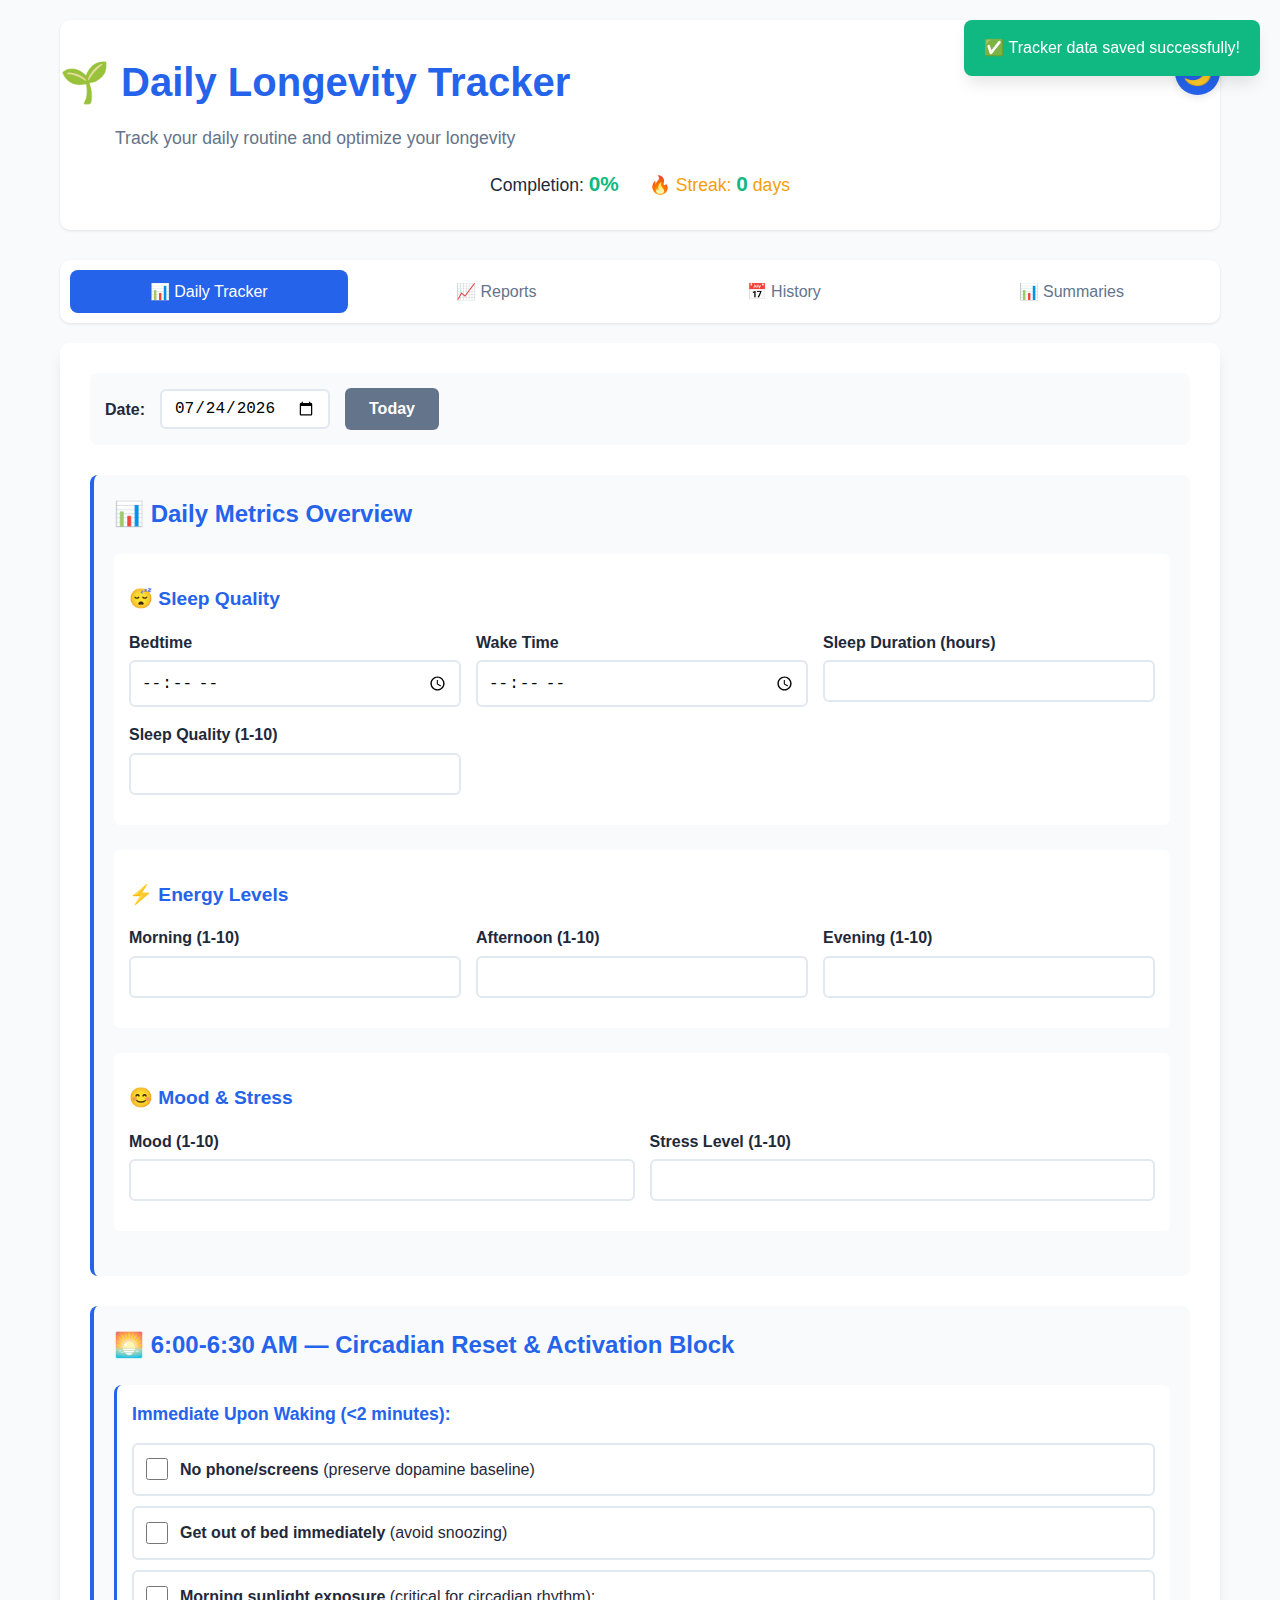
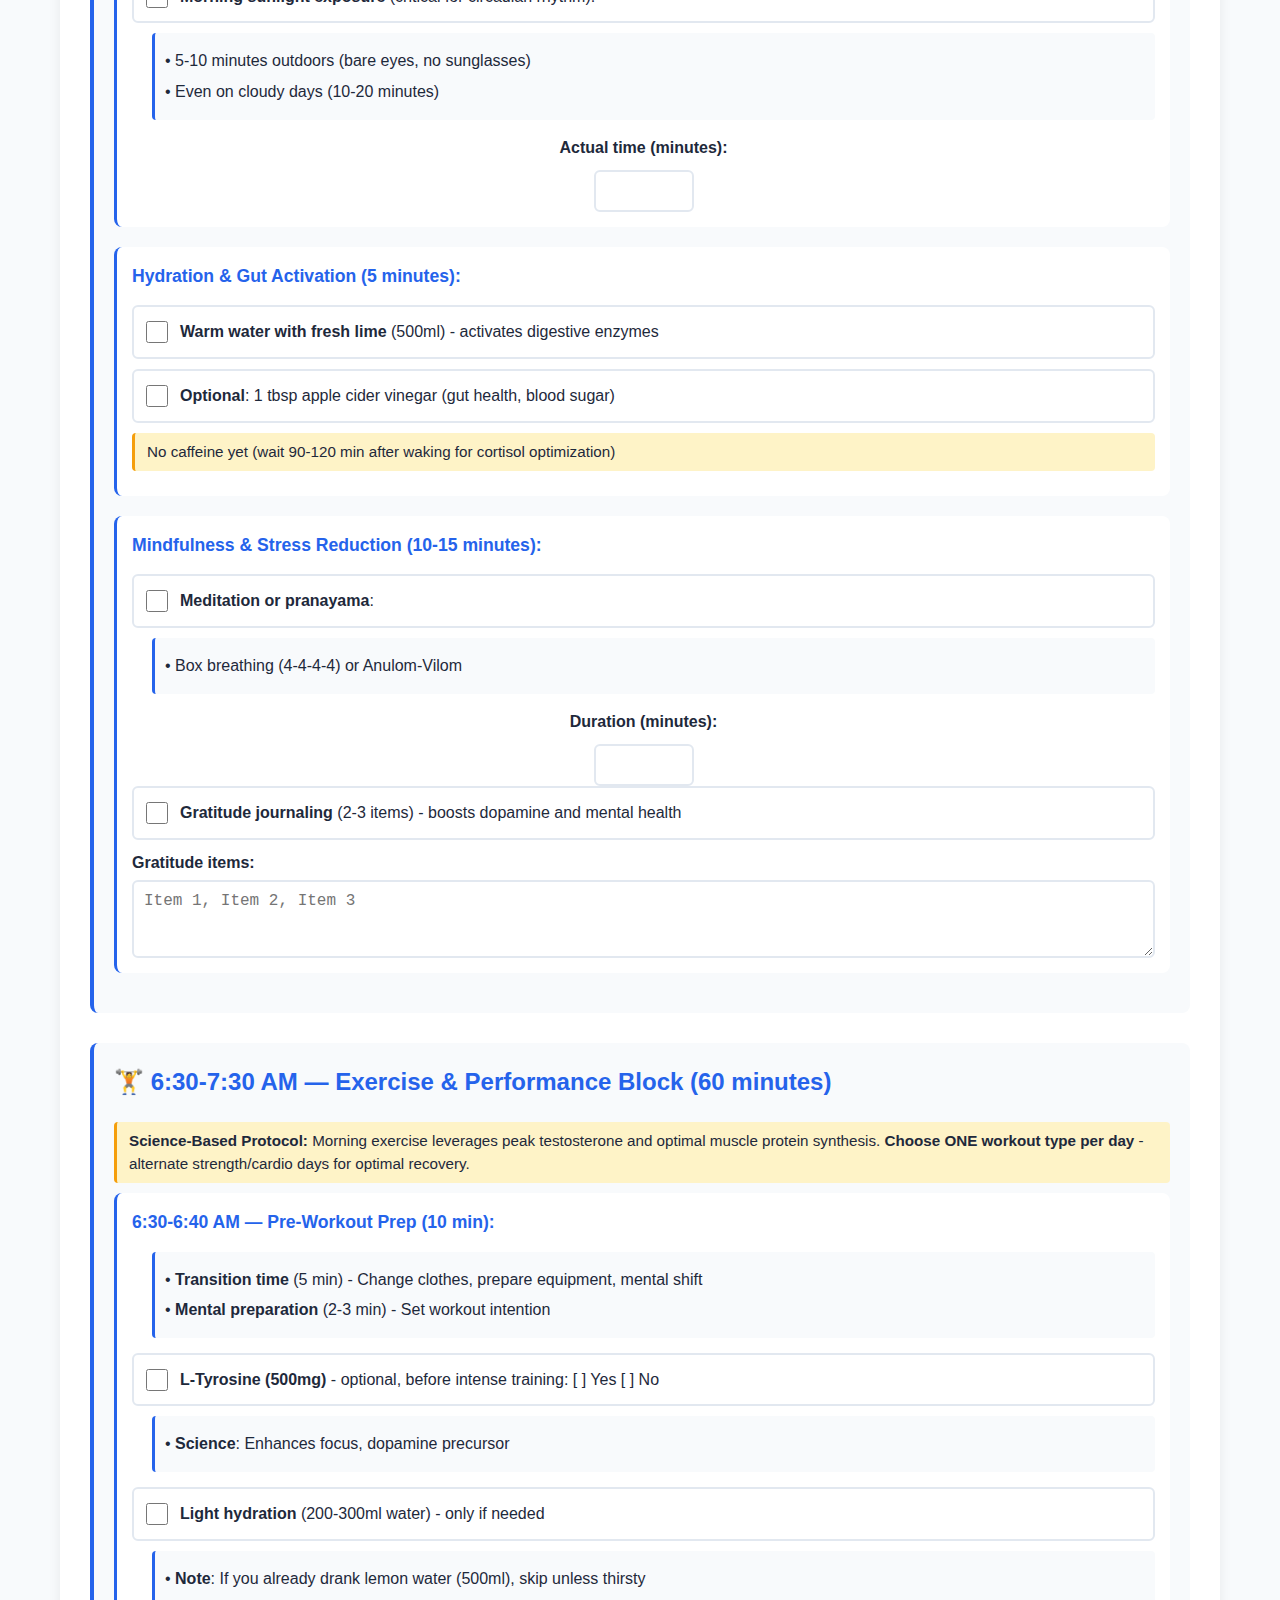
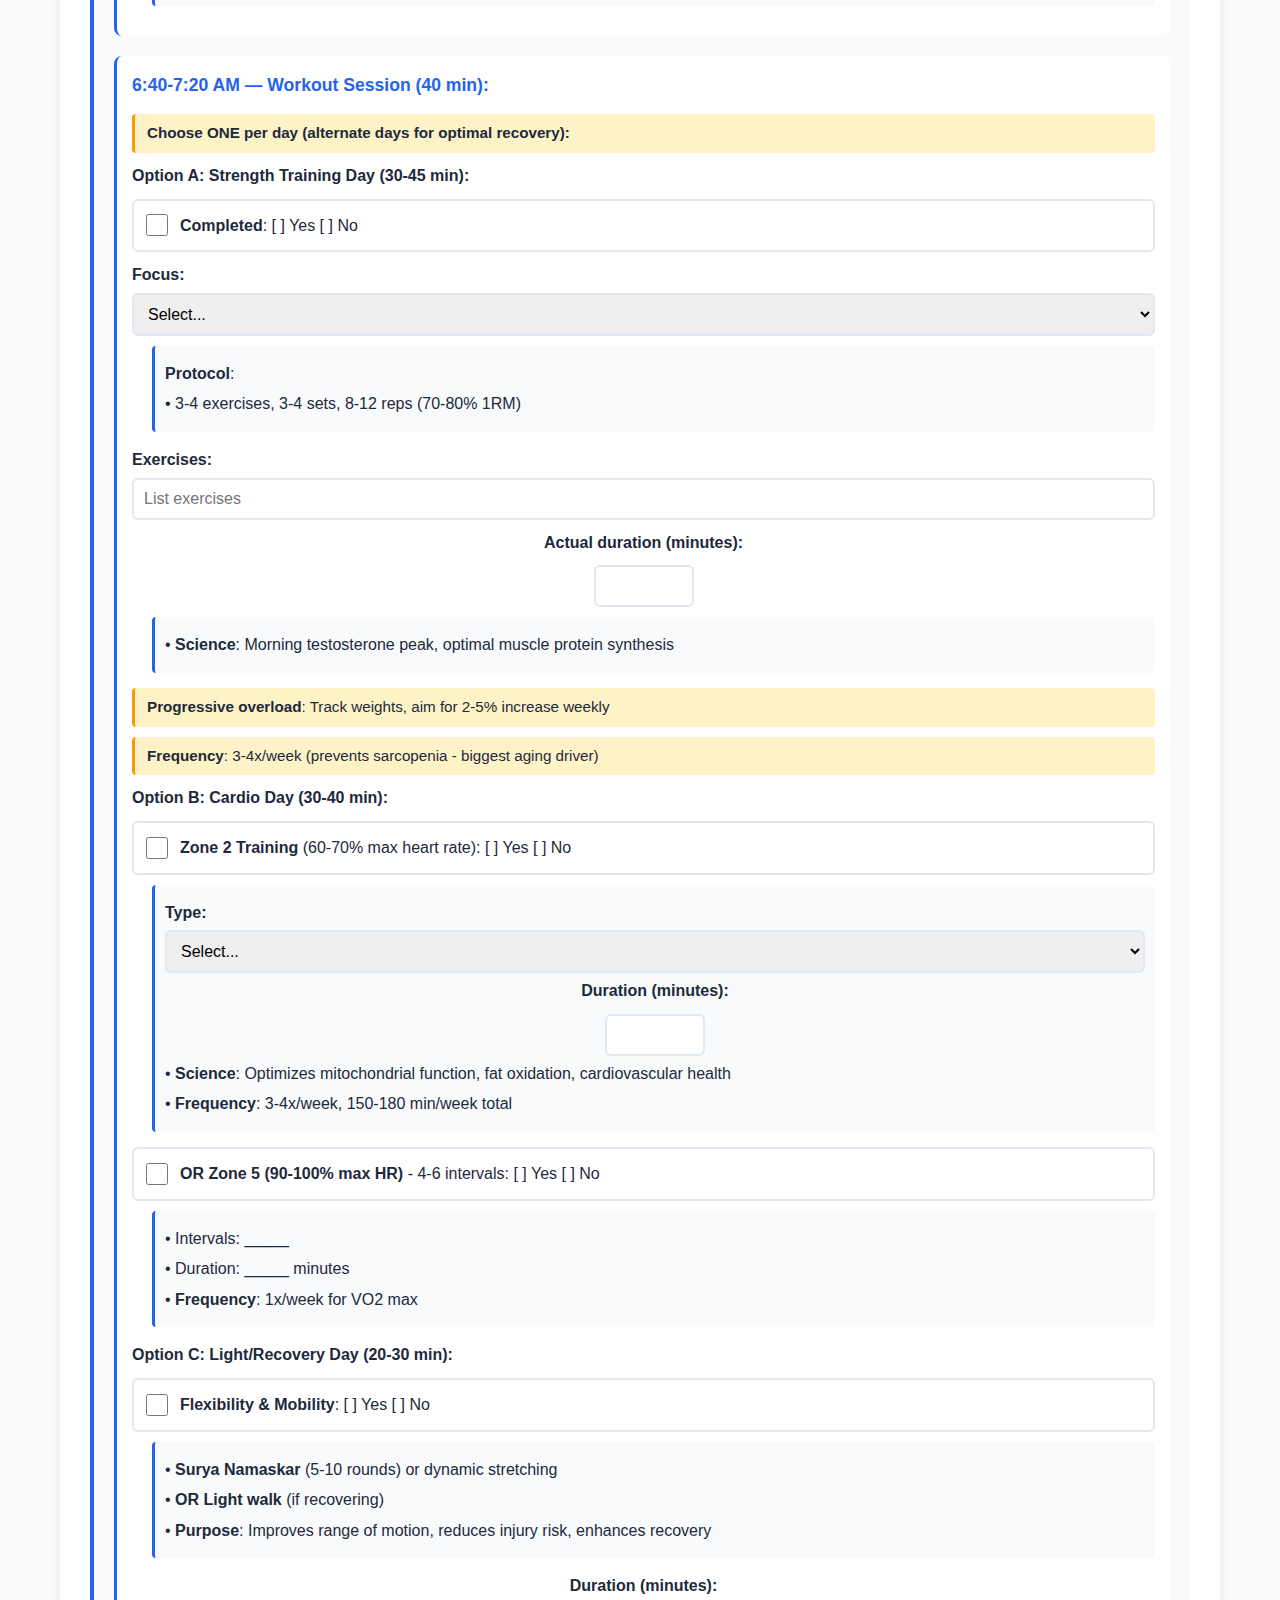
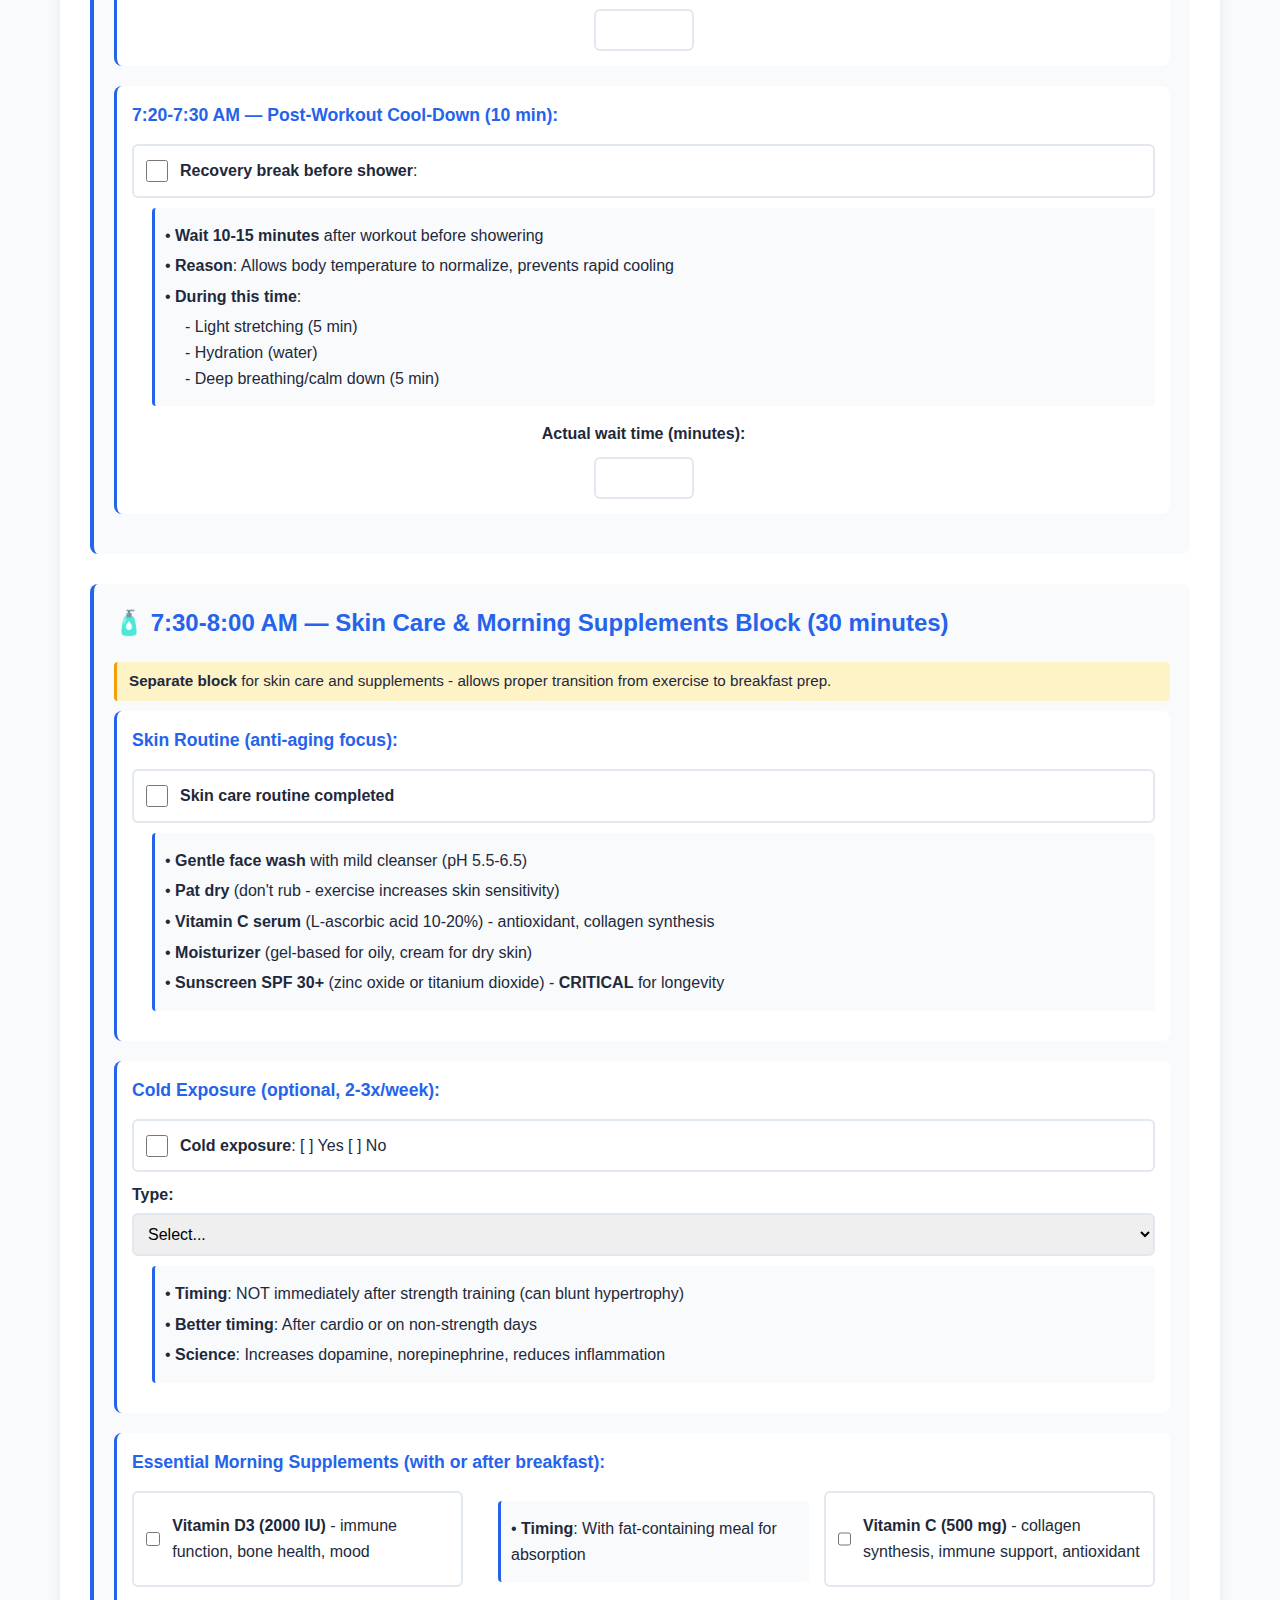
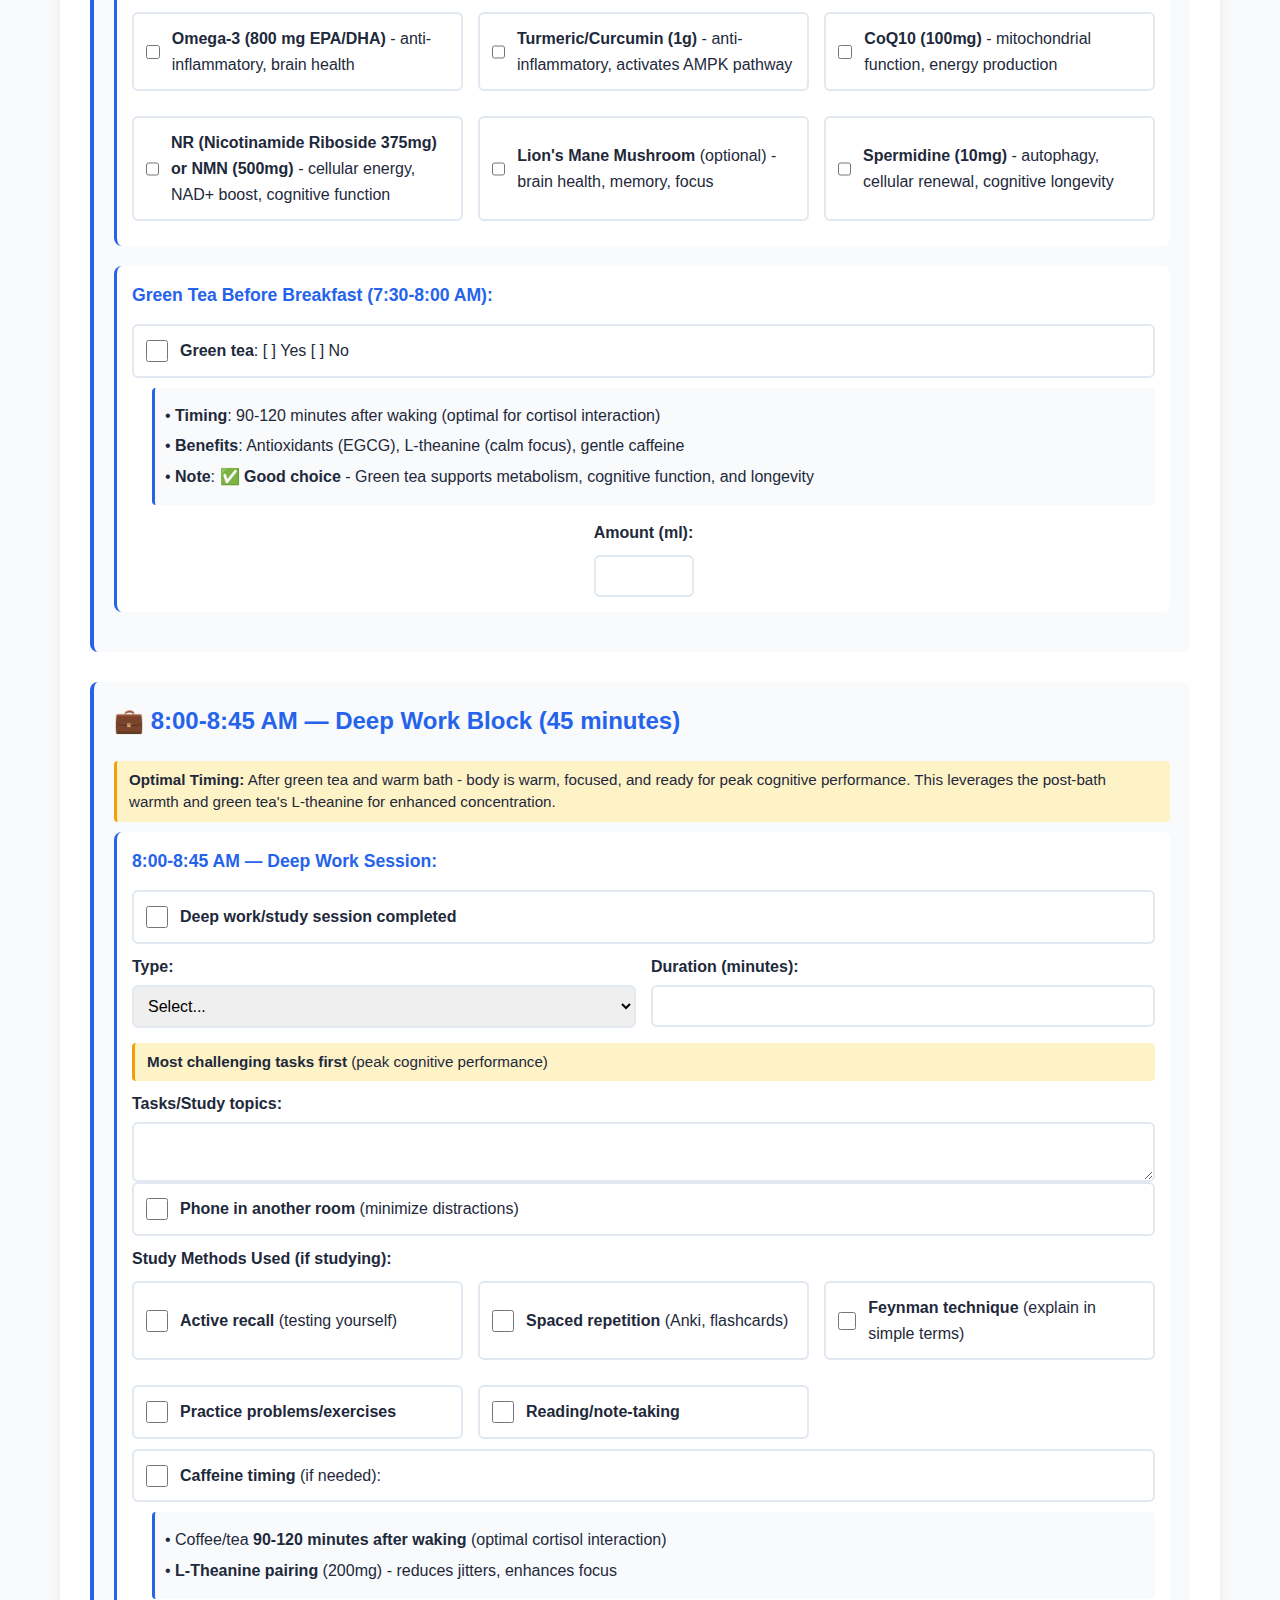
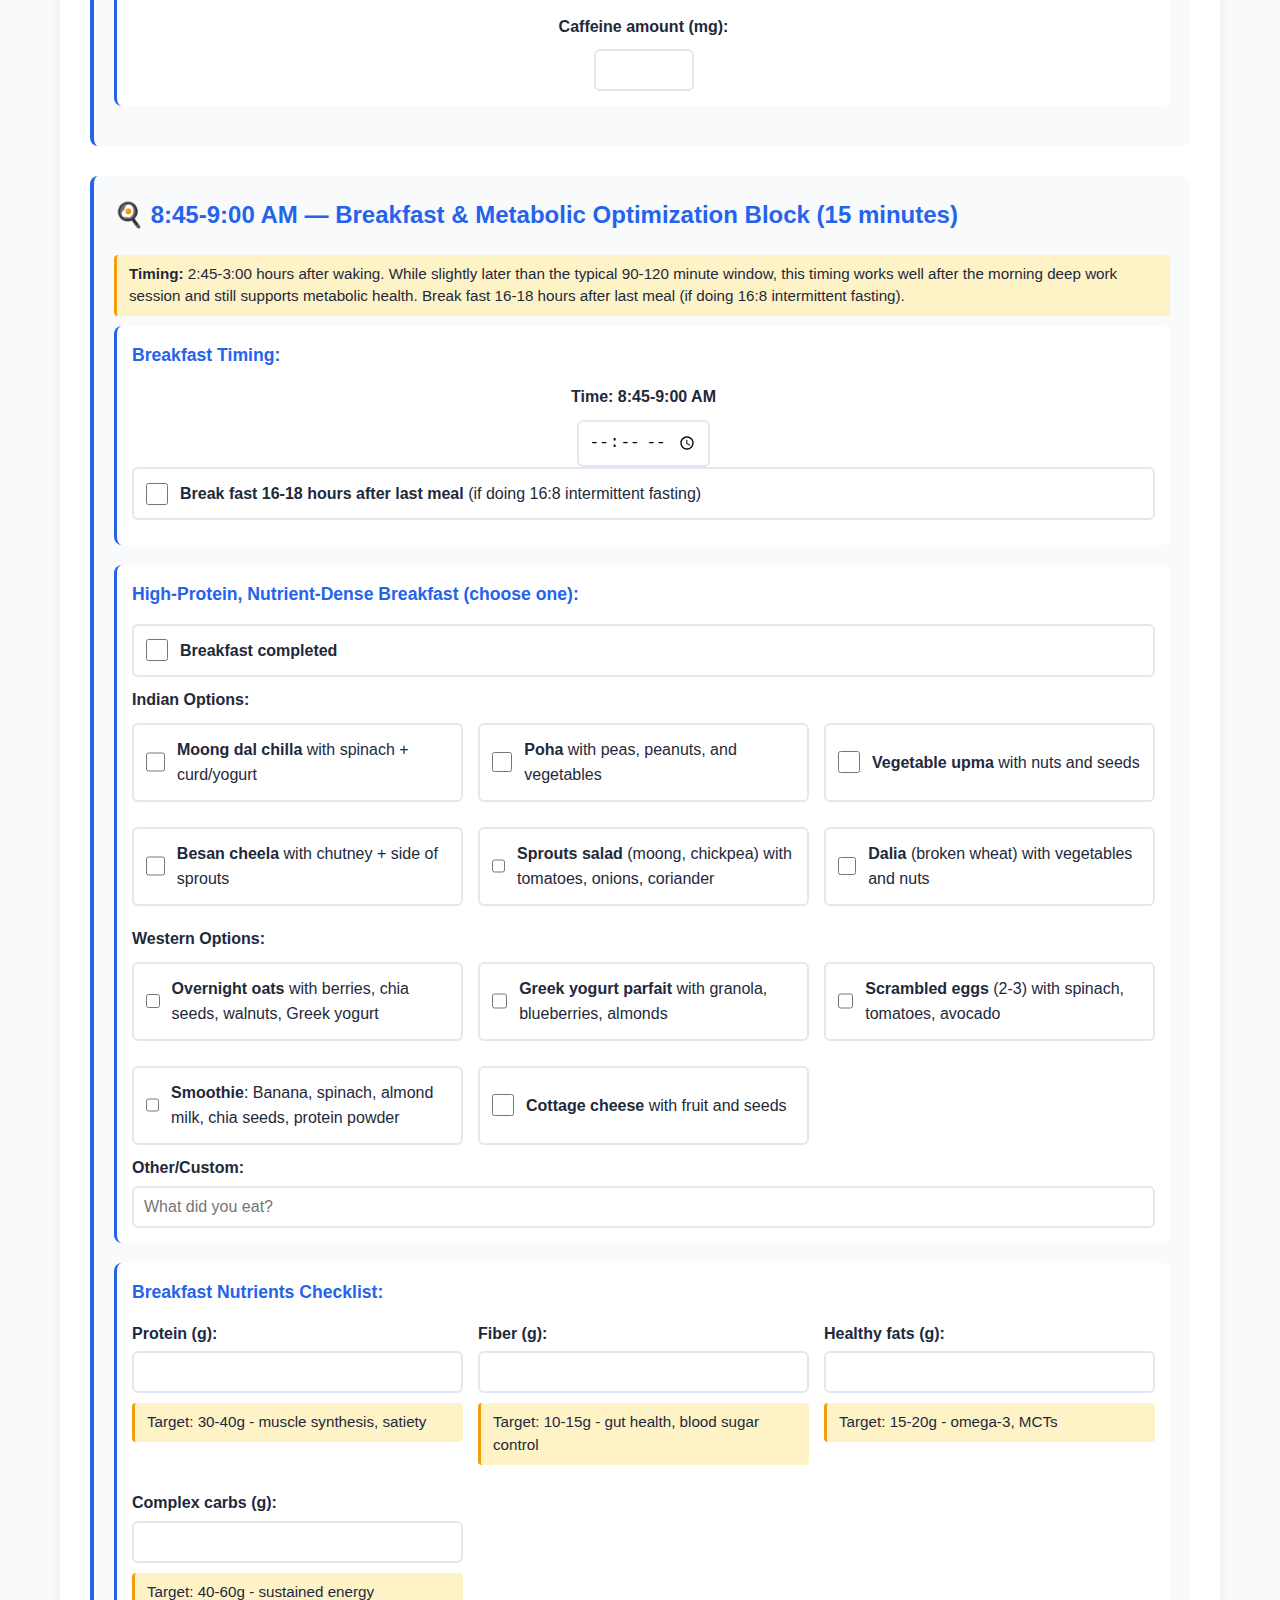
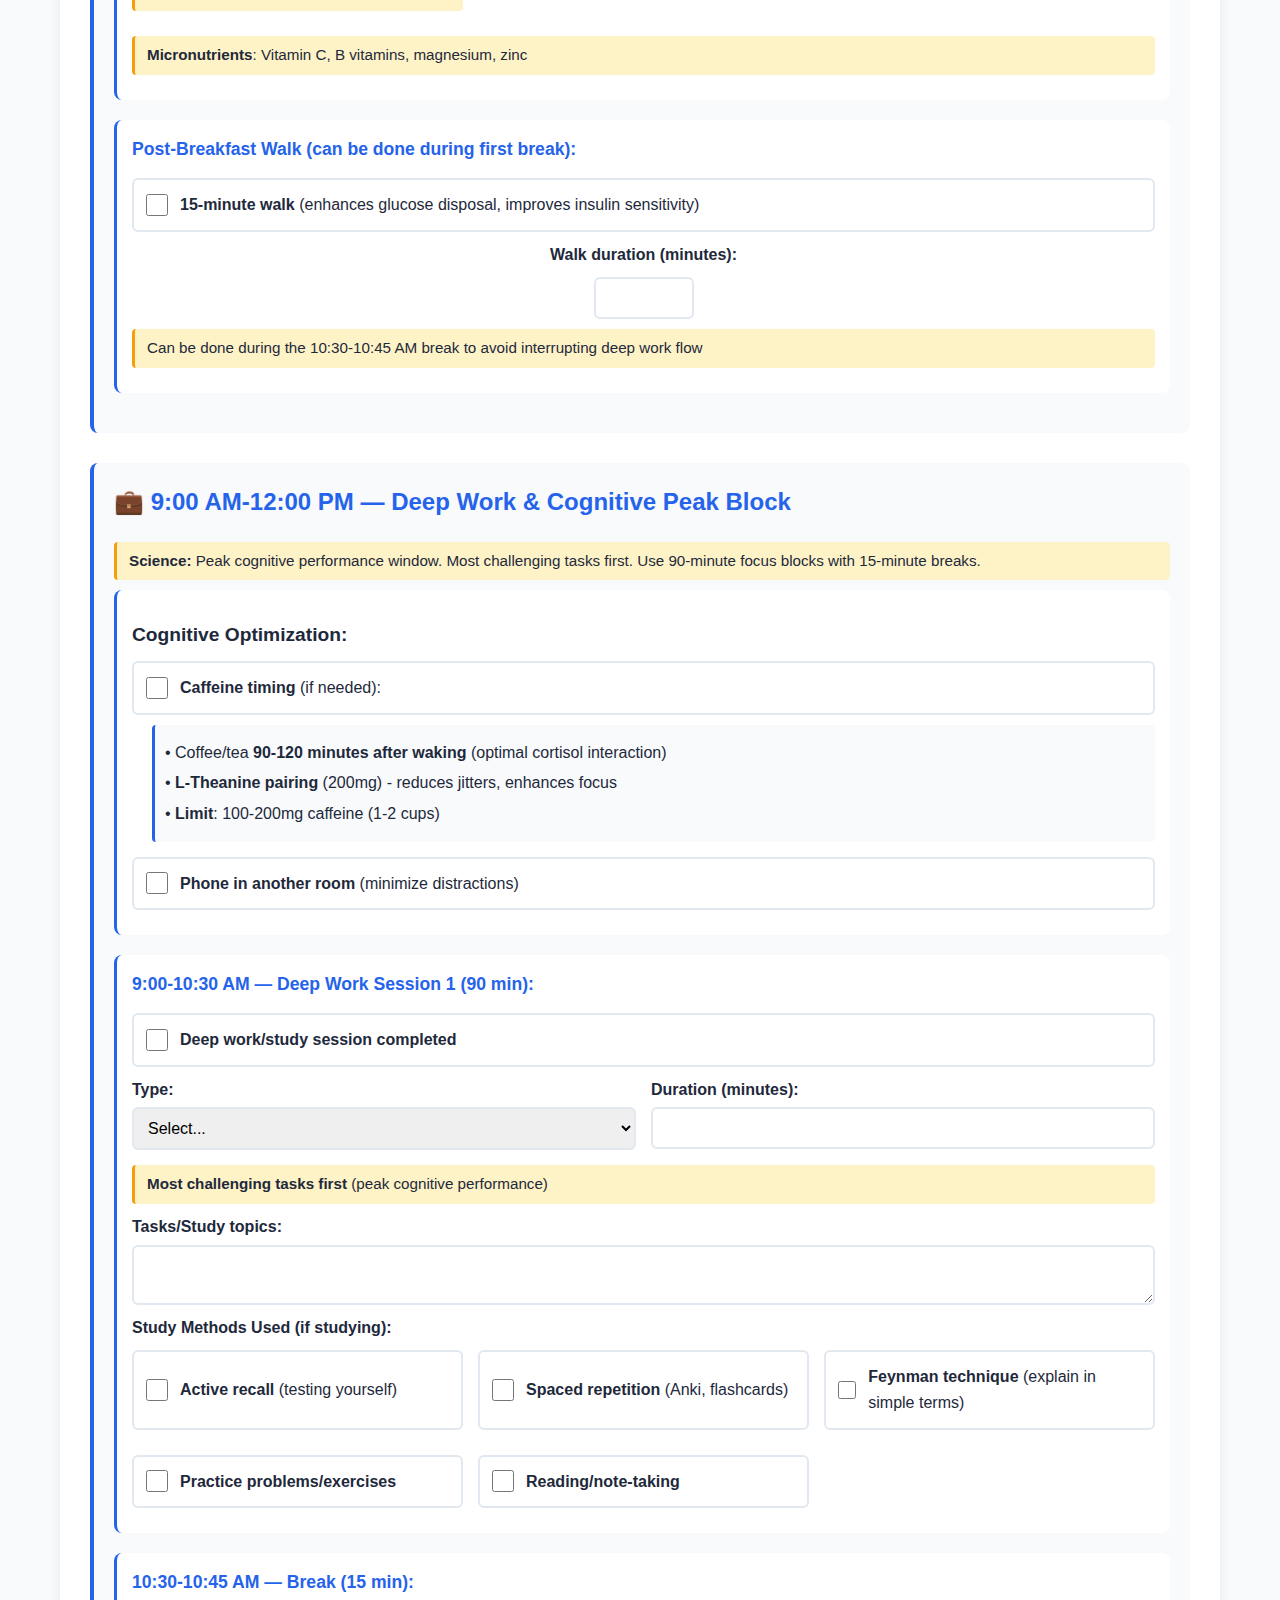
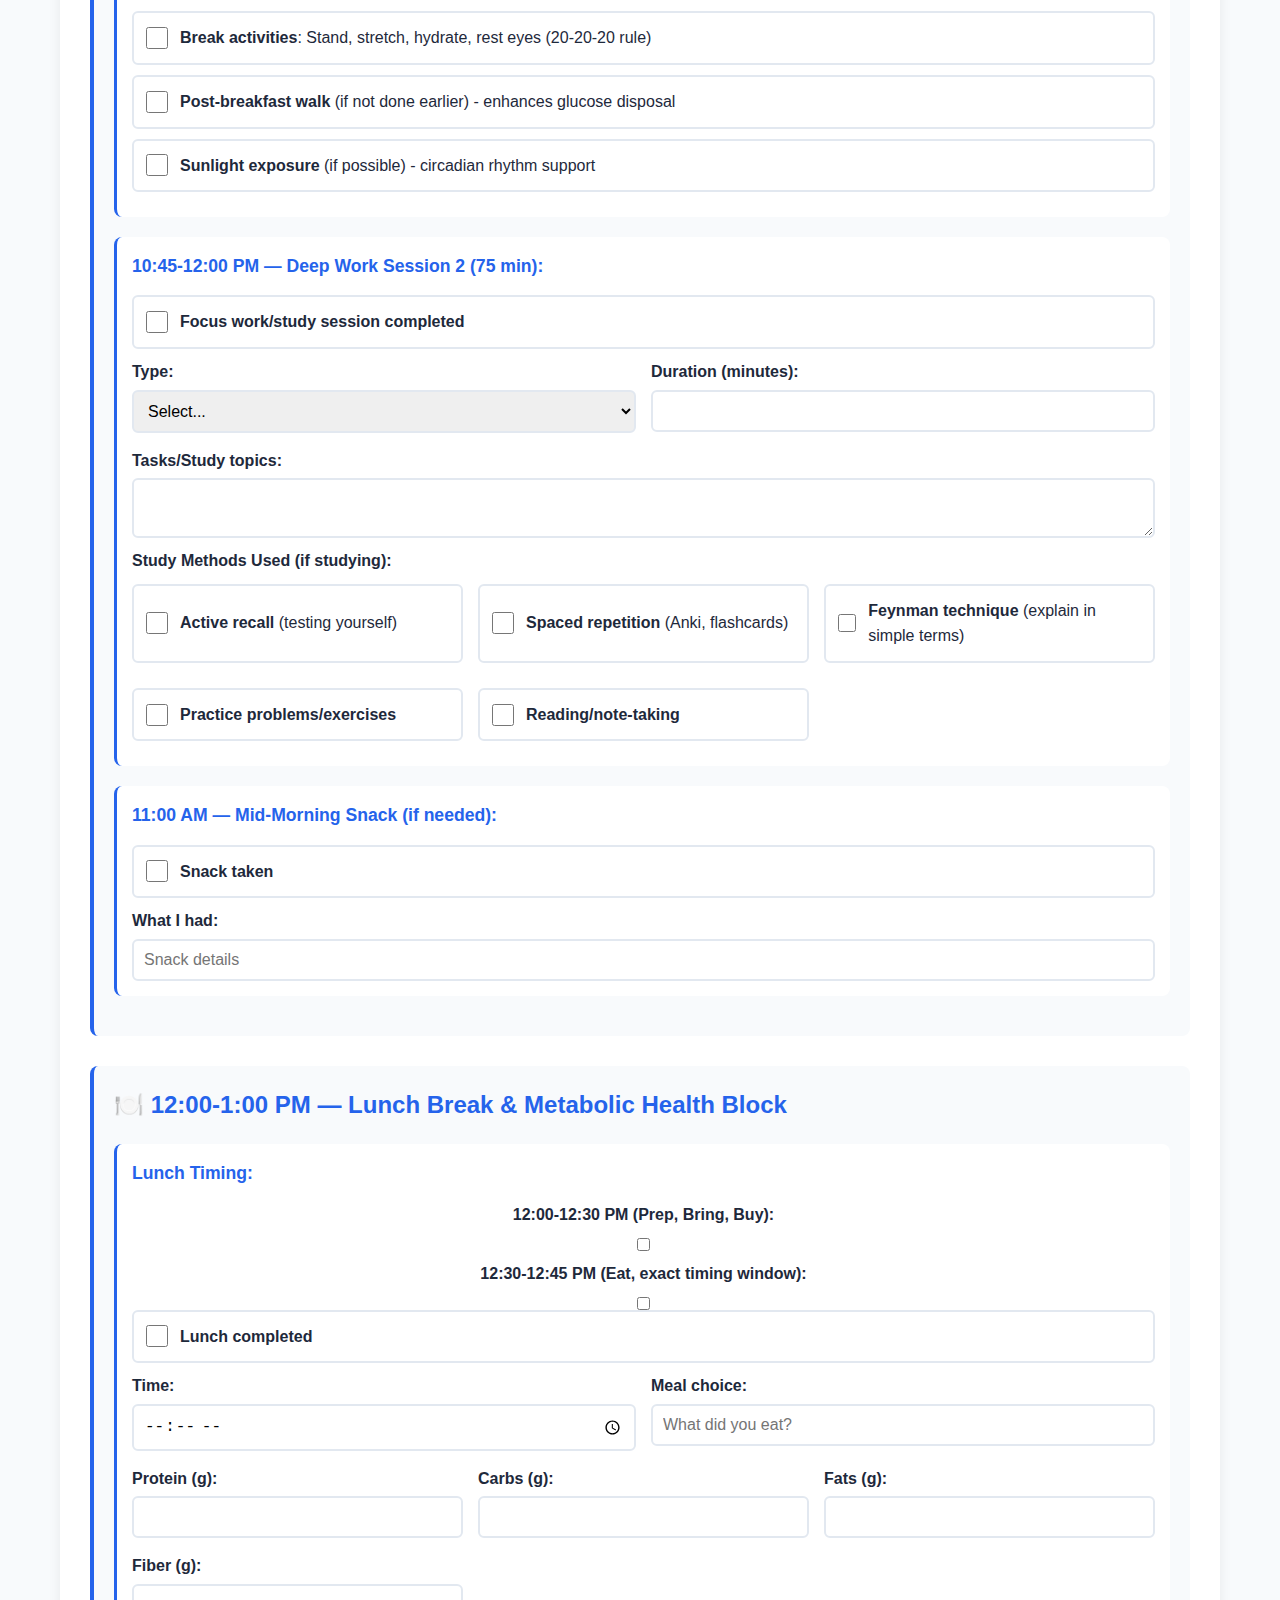
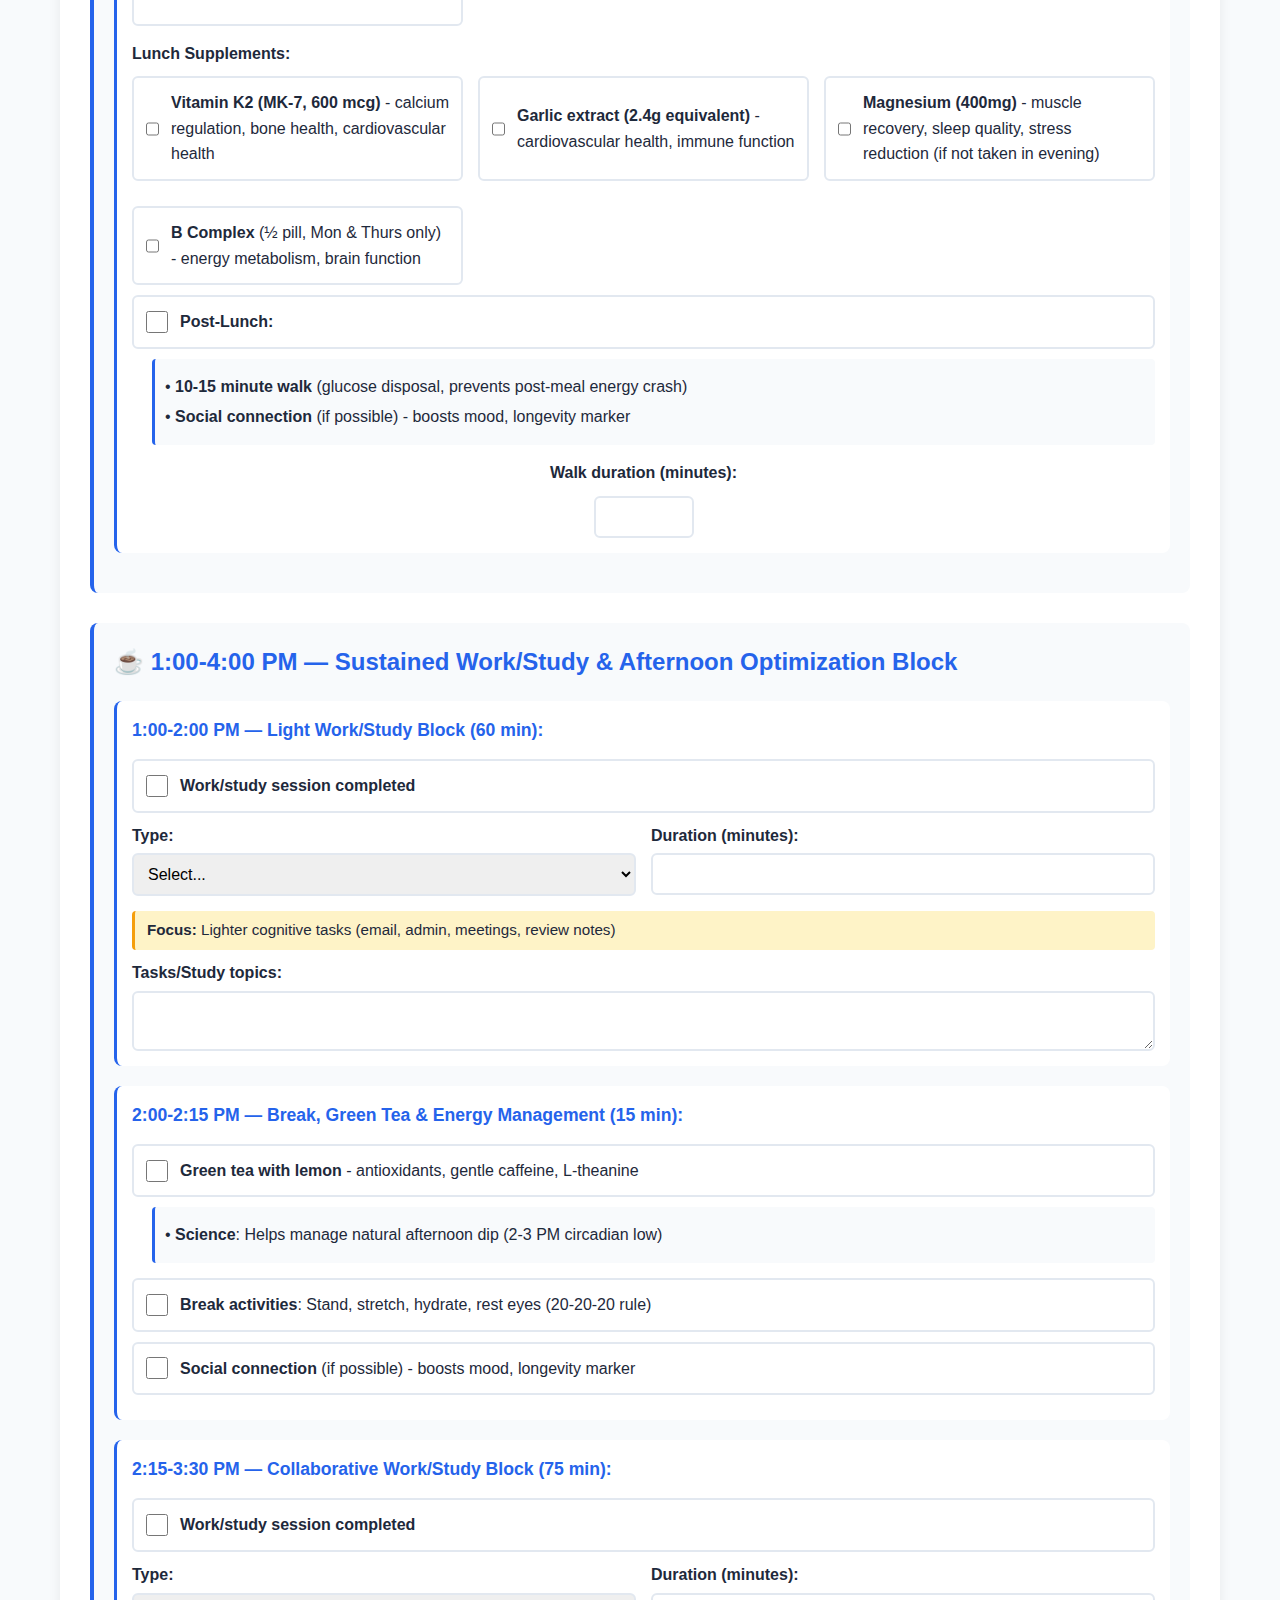
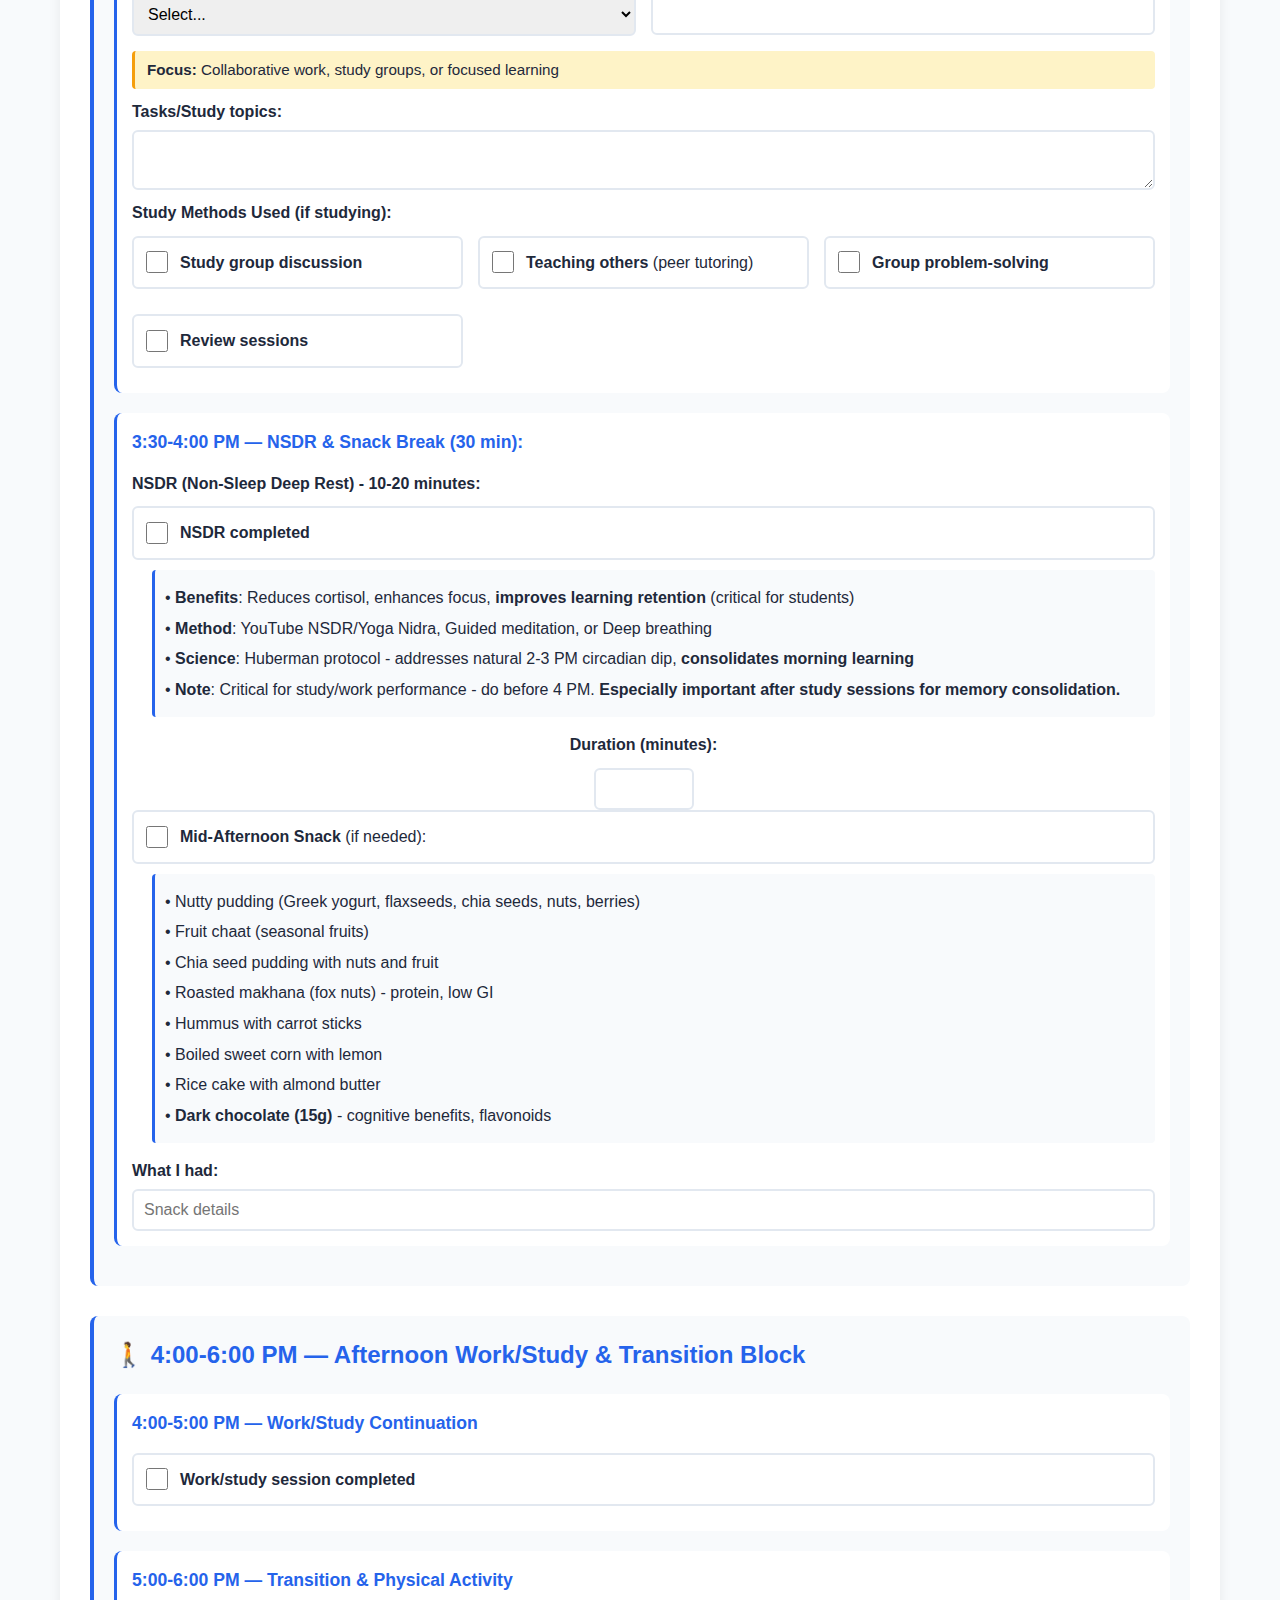
<file: docs/index.html>
<!DOCTYPE html>
<html lang="en">
<head>
    <meta charset="UTF-8">
    <meta name="viewport" content="width=device-width, initial-scale=1.0">
    <title>Daily Longevity Tracker</title>
    <link rel="stylesheet" href="styles.css">
</head>
<body>
    <div class="container">
        <header>
            <div class="header-top">
                <div>
                    <h1>🌱 Daily Longevity Tracker</h1>
                    <p class="subtitle">Track your daily routine and optimize your longevity</p>
                </div>
                <button id="dark-mode-toggle" class="dark-mode-btn" onclick="toggleDarkMode()" title="Toggle dark mode">
                    🌙
                </button>
            </div>
            <div class="completion-stats" id="completion-stats">
                <span>Completion: <strong id="completion-percentage">0%</strong></span>
                <span class="streak">🔥 Streak: <strong id="streak-days">0</strong> days</span>
            </div>
        </header>

        <div class="tabs">
            <button class="tab-btn active" onclick="showTab('tracker')">📊 Daily Tracker</button>
            <button class="tab-btn" onclick="showTab('report')">📈 Reports</button>
            <button class="tab-btn" onclick="showTab('history')">📅 History</button>
            <button class="tab-btn" onclick="showTab('summaries')">📊 Summaries</button>
        </div>

        <!-- Daily Tracker Tab -->
        <div id="tracker-tab" class="tab-content active">
            <div class="date-selector">
                <label for="tracker-date">Date:</label>
                <input type="date" id="tracker-date" value="" onchange="loadTrackerData()">
                <button onclick="setToday()" class="btn-secondary">Today</button>
            </div>

            <form id="tracker-form" onsubmit="saveTrackerData(event)">
                <!-- Daily Metrics Overview -->
                <section class="tracker-section">
                    <h2>📊 Daily Metrics Overview</h2>
                    
                    <div class="subsection">
                        <h3>😴 Sleep Quality</h3>
                        <div class="form-grid">
                            <div class="form-group">
                                <label for="bedtime">Bedtime</label>
                                <input type="time" id="bedtime" name="bedtime">
                            </div>
                            <div class="form-group">
                                <label for="wake-time">Wake Time</label>
                                <input type="time" id="wake-time" name="wake-time">
                            </div>
                            <div class="form-group">
                                <label for="sleep-duration">Sleep Duration (hours)</label>
                                <input type="number" id="sleep-duration" name="sleep-duration" step="0.25" min="0" max="12">
                            </div>
                            <div class="form-group">
                                <label for="sleep-quality">Sleep Quality (1-10)</label>
                                <input type="number" id="sleep-quality" name="sleep-quality" min="1" max="10">
                            </div>
                        </div>
                    </div>

                    <div class="subsection">
                        <h3>⚡ Energy Levels</h3>
                        <div class="form-grid">
                            <div class="form-group">
                                <label for="energy-morning">Morning (1-10)</label>
                                <input type="number" id="energy-morning" name="energy-morning" min="1" max="10">
                            </div>
                            <div class="form-group">
                                <label for="energy-afternoon">Afternoon (1-10)</label>
                                <input type="number" id="energy-afternoon" name="energy-afternoon" min="1" max="10">
                            </div>
                            <div class="form-group">
                                <label for="energy-evening">Evening (1-10)</label>
                                <input type="number" id="energy-evening" name="energy-evening" min="1" max="10">
                            </div>
                        </div>
                    </div>

                    <div class="subsection">
                        <h3>😊 Mood & Stress</h3>
                        <div class="form-grid">
                            <div class="form-group">
                                <label for="mood">Mood (1-10)</label>
                                <input type="number" id="mood" name="mood" min="1" max="10">
                            </div>
                            <div class="form-group">
                                <label for="stress">Stress Level (1-10)</label>
                                <input type="number" id="stress" name="stress" min="1" max="10">
                            </div>
                        </div>
                    </div>
                </section>

                <!-- 6:00-6:30 AM Circadian Reset -->
                <section class="tracker-section">
                    <h2>🌅 6:00-6:30 AM — Circadian Reset & Activation Block</h2>
                    
                    <div class="task-group">
                        <h4>Immediate Upon Waking (<2 minutes):</h4>
                        <label class="task-checkbox">
                            <input type="checkbox" id="no-phone" name="no-phone" onchange="updateCompletion()">
                            <span><strong>No phone/screens</strong> (preserve dopamine baseline)</span>
                        </label>
                        <label class="task-checkbox">
                            <input type="checkbox" id="get-out-bed" name="get-out-bed" onchange="updateCompletion()">
                            <span><strong>Get out of bed immediately</strong> (avoid snoozing)</span>
                        </label>
                        <label class="task-checkbox">
                            <input type="checkbox" id="morning-sunlight" name="morning-sunlight" onchange="updateCompletion()">
                            <span><strong>Morning sunlight exposure</strong> (critical for circadian rhythm):</span>
                        </label>
                        <div class="nested-item">
                            <div>• 5-10 minutes outdoors (bare eyes, no sunglasses)</div>
                            <div>• Even on cloudy days (10-20 minutes)</div>
                        </div>
                        <div class="form-group inline-group">
                            <label for="sunlight-duration"><strong>Actual time</strong> (minutes):</label>
                            <input type="number" id="sunlight-duration" name="sunlight-duration" min="0" style="width: 100px;">
                        </div>
                    </div>

                    <div class="task-group">
                        <h4>Hydration & Gut Activation (5 minutes):</h4>
                        <label class="task-checkbox">
                            <input type="checkbox" id="lemon-water" name="lemon-water" onchange="updateCompletion()">
                            <span><strong>Warm water with fresh lime</strong> (500ml) - activates digestive enzymes</span>
                        </label>
                        <label class="task-checkbox">
                            <input type="checkbox" id="acv" name="acv" onchange="updateCompletion()">
                            <span><strong>Optional</strong>: 1 tbsp apple cider vinegar (gut health, blood sugar)</span>
                        </label>
                        <div class="note-text">No caffeine yet (wait 90-120 min after waking for cortisol optimization)</div>
                    </div>

                    <div class="task-group">
                        <h4>Mindfulness & Stress Reduction (10-15 minutes):</h4>
                        <label class="task-checkbox">
                            <input type="checkbox" id="meditation" name="meditation" onchange="updateCompletion()">
                            <span><strong>Meditation or pranayama</strong>:</span>
                        </label>
                        <div class="nested-item">
                            <div>• Box breathing (4-4-4-4) or Anulom-Vilom</div>
                        </div>
                        <div class="form-group inline-group">
                            <label for="meditation-duration"><strong>Duration</strong> (minutes):</label>
                            <input type="number" id="meditation-duration" name="meditation-duration" min="0" style="width: 100px;">
                        </div>
                        <label class="task-checkbox">
                            <input type="checkbox" id="gratitude" name="gratitude" onchange="updateCompletion()">
                            <span><strong>Gratitude journaling</strong> (2-3 items) - boosts dopamine and mental health</span>
                        </label>
                        <div class="form-group">
                            <label for="gratitude-items">Gratitude items:</label>
                            <textarea id="gratitude-items" name="gratitude-items" rows="3" placeholder="Item 1, Item 2, Item 3"></textarea>
                        </div>
                    </div>
                </section>

                <!-- 6:30-7:30 AM Exercise Block -->
                <section class="tracker-section">
                    <h2>🏋️ 6:30-7:30 AM — Exercise & Performance Block (60 minutes)</h2>
                    <div class="note-text">
                        <strong>Science-Based Protocol:</strong> Morning exercise leverages peak testosterone and optimal muscle protein synthesis. <strong>Choose ONE workout type per day</strong> - alternate strength/cardio days for optimal recovery.
                    </div>
                    
                    <div class="task-group">
                        <h4>6:30-6:40 AM — Pre-Workout Prep (10 min):</h4>
                        <div class="nested-item">
                            <div>• <strong>Transition time</strong> (5 min) - Change clothes, prepare equipment, mental shift</div>
                            <div>• <strong>Mental preparation</strong> (2-3 min) - Set workout intention</div>
                        </div>
                        <label class="task-checkbox">
                            <input type="checkbox" id="l-tyrosine" name="l-tyrosine" onchange="updateCompletion()">
                            <span><strong>L-Tyrosine (500mg)</strong> - optional, before intense training: [ ] Yes [ ] No</span>
                        </label>
                        <div class="nested-item">
                            <div>• <strong>Science</strong>: Enhances focus, dopamine precursor</div>
                        </div>
                        <label class="task-checkbox">
                            <input type="checkbox" id="pre-workout-hydration" name="pre-workout-hydration" onchange="updateCompletion()">
                            <span><strong>Light hydration</strong> (200-300ml water) - only if needed</span>
                        </label>
                        <div class="nested-item">
                            <div>• <strong>Note</strong>: If you already drank lemon water (500ml), skip unless thirsty</div>
                        </div>
                    </div>

                    <div class="task-group">
                        <h4>6:40-7:20 AM — Workout Session (40 min):</h4>
                        <div class="note-text">
                            <strong>Choose ONE per day (alternate days for optimal recovery):</strong>
                        </div>
                        
                        <h5>Option A: Strength Training Day (30-45 min):</h5>
                        <label class="task-checkbox">
                            <input type="checkbox" id="strength-training" name="strength-training" onchange="updateCompletion()">
                            <span><strong>Completed</strong>: [ ] Yes [ ] No</span>
                        </label>
                        <div class="form-group">
                            <label for="strength-focus"><strong>Focus</strong>:</label>
                            <select id="strength-focus" name="strength-focus">
                                <option value="">Select...</option>
                                <option value="upper">Upper body</option>
                                <option value="lower">Lower body</option>
                                <option value="core">Core</option>
                            </select>
                        </div>
                        <div class="nested-item">
                            <div><strong>Protocol</strong>:</div>
                            <div>• 3-4 exercises, 3-4 sets, 8-12 reps (70-80% 1RM)</div>
                        </div>
                        <div class="form-group">
                            <label for="strength-exercises"><strong>Exercises</strong>:</label>
                            <input type="text" id="strength-exercises" name="strength-exercises" placeholder="List exercises">
                        </div>
                        <div class="form-group inline-group">
                            <label for="strength-duration"><strong>Actual duration</strong> (minutes):</label>
                            <input type="number" id="strength-duration" name="strength-duration" min="0" style="width: 100px;">
                        </div>
                        <div class="nested-item">
                            <div>• <strong>Science</strong>: Morning testosterone peak, optimal muscle protein synthesis</div>
                        </div>
                        <div class="note-text"><strong>Progressive overload</strong>: Track weights, aim for 2-5% increase weekly</div>
                        <div class="note-text"><strong>Frequency</strong>: 3-4x/week (prevents sarcopenia - biggest aging driver)</div>
                        
                        <h5>Option B: Cardio Day (30-40 min):</h5>
                        <label class="task-checkbox">
                            <input type="checkbox" id="zone2-training" name="zone2-training" onchange="updateCompletion()">
                            <span><strong>Zone 2 Training</strong> (60-70% max heart rate): [ ] Yes [ ] No</span>
                        </label>
                        <div class="nested-item">
                            <div class="form-group">
                                <label for="cardio-type">Type:</label>
                                <select id="cardio-type" name="cardio-type">
                                    <option value="">Select...</option>
                                    <option value="jogging">Jogging</option>
                                    <option value="cycling">Cycling</option>
                                    <option value="rowing">Rowing</option>
                                    <option value="other">Other</option>
                                </select>
                            </div>
                            <div class="form-group inline-group">
                                <label for="cardio-duration">Duration (minutes):</label>
                                <input type="number" id="cardio-duration" name="cardio-duration" min="0" style="width: 100px;">
                            </div>
                            <div>• <strong>Science</strong>: Optimizes mitochondrial function, fat oxidation, cardiovascular health</div>
                            <div>• <strong>Frequency</strong>: 3-4x/week, 150-180 min/week total</div>
                        </div>
                        <label class="task-checkbox">
                            <input type="checkbox" id="zone5-training" name="zone5-training" onchange="updateCompletion()">
                            <span><strong>OR Zone 5 (90-100% max HR)</strong> - 4-6 intervals: [ ] Yes [ ] No</span>
                        </label>
                        <div class="nested-item">
                            <div>• Intervals: _____</div>
                            <div>• Duration: _____ minutes</div>
                            <div>• <strong>Frequency</strong>: 1x/week for VO2 max</div>
                        </div>
                        
                        <h5>Option C: Light/Recovery Day (20-30 min):</h5>
                        <label class="task-checkbox">
                            <input type="checkbox" id="flexibility" name="flexibility" onchange="updateCompletion()">
                            <span><strong>Flexibility & Mobility</strong>: [ ] Yes [ ] No</span>
                        </label>
                        <div class="nested-item">
                            <div>• <strong>Surya Namaskar</strong> (5-10 rounds) or dynamic stretching</div>
                            <div>• <strong>OR Light walk</strong> (if recovering)</div>
                            <div>• <strong>Purpose</strong>: Improves range of motion, reduces injury risk, enhances recovery</div>
                        </div>
                        <div class="form-group inline-group">
                            <label for="flexibility-duration"><strong>Duration</strong> (minutes):</label>
                            <input type="number" id="flexibility-duration" name="flexibility-duration" min="0" style="width: 100px;">
                        </div>
                    </div>

                    <div class="task-group">
                        <h4>7:20-7:30 AM — Post-Workout Cool-Down (10 min):</h4>
                        <label class="task-checkbox">
                            <input type="checkbox" id="recovery-break" name="recovery-break" onchange="updateCompletion()">
                            <span><strong>Recovery break before shower</strong>:</span>
                        </label>
                        <div class="nested-item">
                            <div>• <strong>Wait 10-15 minutes</strong> after workout before showering</div>
                            <div>• <strong>Reason</strong>: Allows body temperature to normalize, prevents rapid cooling</div>
                            <div>• <strong>During this time</strong>:</div>
                            <div style="margin-left: 20px;">
                                - Light stretching (5 min)<br>
                                - Hydration (water)<br>
                                - Deep breathing/calm down (5 min)
                            </div>
                        </div>
                        <div class="form-group inline-group">
                            <label for="recovery-wait-time">Actual wait time (minutes):</label>
                            <input type="number" id="recovery-wait-time" name="recovery-wait-time" min="0" style="width: 100px;">
                        </div>
                    </div>
                </section>

                <!-- 7:30-8:00 AM Skin Care & Morning Supplements -->
                <section class="tracker-section">
                    <h2>🧴 7:30-8:00 AM — Skin Care & Morning Supplements Block (30 minutes)</h2>
                    <div class="note-text">
                        <strong>Separate block</strong> for skin care and supplements - allows proper transition from exercise to breakfast prep.
                    </div>
                    
                    <div class="task-group">
                        <h4>Skin Routine (anti-aging focus):</h4>
                        <label class="task-checkbox">
                            <input type="checkbox" id="skin-routine-morning" name="skin-routine-morning" onchange="updateCompletion()">
                            <span><strong>Skin care routine completed</strong></span>
                        </label>
                        <div class="nested-item">
                            <div>• <strong>Gentle face wash</strong> with mild cleanser (pH 5.5-6.5)</div>
                            <div>• <strong>Pat dry</strong> (don't rub - exercise increases skin sensitivity)</div>
                            <div>• <strong>Vitamin C serum</strong> (L-ascorbic acid 10-20%) - antioxidant, collagen synthesis</div>
                            <div>• <strong>Moisturizer</strong> (gel-based for oily, cream for dry skin)</div>
                            <div>• <strong>Sunscreen SPF 30+</strong> (zinc oxide or titanium dioxide) - <strong>CRITICAL</strong> for longevity</div>
                        </div>
                    </div>

                    <div class="task-group">
                        <h4>Cold Exposure (optional, 2-3x/week):</h4>
                        <label class="task-checkbox">
                            <input type="checkbox" id="cold-exposure" name="cold-exposure" onchange="updateCompletion()">
                            <span><strong>Cold exposure</strong>: [ ] Yes [ ] No</span>
                        </label>
                        <div class="form-group">
                            <label for="cold-exposure-type">Type:</label>
                            <select id="cold-exposure-type" name="cold-exposure-type">
                                <option value="">Select...</option>
                                <option value="cold-shower">Cold shower (2-3 min, 50-60°F)</option>
                                <option value="ice-bath">Ice bath (5-10 min)</option>
                            </select>
                        </div>
                        <div class="nested-item">
                            <div>• <strong>Timing</strong>: NOT immediately after strength training (can blunt hypertrophy)</div>
                            <div>• <strong>Better timing</strong>: After cardio or on non-strength days</div>
                            <div>• <strong>Science</strong>: Increases dopamine, norepinephrine, reduces inflammation</div>
                        </div>
                    </div>

                    <div class="task-group">
                        <h4>Essential Morning Supplements (with or after breakfast):</h4>
                        <div class="checkbox-grid">
                            <label class="task-checkbox">
                                <input type="checkbox" id="supp-vitamin-d" name="supp-vitamin-d" onchange="updateCompletion()">
                                <span><strong>Vitamin D3 (2000 IU)</strong> - immune function, bone health, mood</span>
                            </label>
                            <div class="nested-item">
                                <div>• <strong>Timing</strong>: With fat-containing meal for absorption</div>
                            </div>
                            <label class="task-checkbox">
                                <input type="checkbox" id="supp-vitamin-c" name="supp-vitamin-c" onchange="updateCompletion()">
                                <span><strong>Vitamin C (500 mg)</strong> - collagen synthesis, immune support, antioxidant</span>
                            </label>
                            <label class="task-checkbox">
                                <input type="checkbox" id="supp-omega3" name="supp-omega3" onchange="updateCompletion()">
                                <span><strong>Omega-3 (800 mg EPA/DHA)</strong> - anti-inflammatory, brain health</span>
                            </label>
                            <label class="task-checkbox">
                                <input type="checkbox" id="supp-turmeric" name="supp-turmeric" onchange="updateCompletion()">
                                <span><strong>Turmeric/Curcumin (1g)</strong> - anti-inflammatory, activates AMPK pathway</span>
                            </label>
                            <label class="task-checkbox">
                                <input type="checkbox" id="supp-coq10" name="supp-coq10" onchange="updateCompletion()">
                                <span><strong>CoQ10 (100mg)</strong> - mitochondrial function, energy production</span>
                            </label>
                            <label class="task-checkbox">
                                <input type="checkbox" id="supp-nr-nmn" name="supp-nr-nmn" onchange="updateCompletion()">
                                <span><strong>NR (Nicotinamide Riboside 375mg) or NMN (500mg)</strong> - cellular energy, NAD+ boost, cognitive function</span>
                            </label>
                            <label class="task-checkbox">
                                <input type="checkbox" id="supp-lions-mane" name="supp-lions-mane" onchange="updateCompletion()">
                                <span><strong>Lion's Mane Mushroom</strong> (optional) - brain health, memory, focus</span>
                            </label>
                            <label class="task-checkbox">
                                <input type="checkbox" id="supp-spermidine" name="supp-spermidine" onchange="updateCompletion()">
                                <span><strong>Spermidine (10mg)</strong> - autophagy, cellular renewal, cognitive longevity</span>
                            </label>
                        </div>
                    </div>

                    <div class="task-group">
                        <h4>Green Tea Before Breakfast (7:30-8:00 AM):</h4>
                        <label class="task-checkbox">
                            <input type="checkbox" id="green-tea-post-workout" name="green-tea-post-workout" onchange="updateCompletion()">
                            <span><strong>Green tea</strong>: [ ] Yes [ ] No</span>
                        </label>
                        <div class="nested-item">
                            <div>• <strong>Timing</strong>: 90-120 minutes after waking (optimal for cortisol interaction)</div>
                            <div>• <strong>Benefits</strong>: Antioxidants (EGCG), L-theanine (calm focus), gentle caffeine</div>
                            <div>• <strong>Note</strong>: ✅ <strong>Good choice</strong> - Green tea supports metabolism, cognitive function, and longevity</div>
                        </div>
                        <div class="form-group inline-group">
                            <label for="green-tea-amount"><strong>Amount</strong> (ml):</label>
                            <input type="number" id="green-tea-amount" name="green-tea-amount" min="0" style="width: 100px;">
                        </div>
                    </div>
                </section>

                <!-- 8:00-8:45 AM Deep Work -->
                <section class="tracker-section">
                    <h2>💼 8:00-8:45 AM — Deep Work Block (45 minutes)</h2>
                    <div class="note-text">
                        <strong>Optimal Timing:</strong> After green tea and warm bath - body is warm, focused, and ready for peak cognitive performance. This leverages the post-bath warmth and green tea's L-theanine for enhanced concentration.
                    </div>
                    
                    <div class="task-group">
                        <h4>8:00-8:45 AM — Deep Work Session:</h4>
                        <label class="task-checkbox">
                            <input type="checkbox" id="deep-work-morning" name="deep-work-morning" onchange="updateCompletion()">
                            <span><strong>Deep work/study session completed</strong></span>
                        </label>
                        <div class="form-grid">
                            <div class="form-group">
                                <label for="deep-work-type-morning">Type:</label>
                                <select id="deep-work-type-morning" name="deep-work-type-morning">
                                    <option value="">Select...</option>
                                    <option value="work">Work</option>
                                    <option value="study">Study</option>
                                    <option value="both">Both</option>
                                </select>
                            </div>
                            <div class="form-group">
                                <label for="deep-work-duration-morning">Duration (minutes):</label>
                                <input type="number" id="deep-work-duration-morning" name="deep-work-duration-morning" min="0">
                            </div>
                        </div>
                        <div class="note-text">
                            <strong>Most challenging tasks first</strong> (peak cognitive performance)
                        </div>
                        <div class="form-group">
                            <label for="deep-work-tasks-morning">Tasks/Study topics:</label>
                            <textarea id="deep-work-tasks-morning" name="deep-work-tasks-morning" rows="2"></textarea>
                        </div>
                        <label class="task-checkbox">
                            <input type="checkbox" id="phone-away-morning" name="phone-away-morning" onchange="updateCompletion()">
                            <span><strong>Phone in another room</strong> (minimize distractions)</span>
                        </label>
                        <h5>Study Methods Used (if studying):</h5>
                        <div class="checkbox-grid">
                            <label class="task-checkbox">
                                <input type="checkbox" id="study-active-recall-morning" name="study-active-recall-morning" onchange="updateCompletion()">
                                <span><strong>Active recall</strong> (testing yourself)</span>
                            </label>
                            <label class="task-checkbox">
                                <input type="checkbox" id="study-spaced-rep-morning" name="study-spaced-rep-morning" onchange="updateCompletion()">
                                <span><strong>Spaced repetition</strong> (Anki, flashcards)</span>
                            </label>
                            <label class="task-checkbox">
                                <input type="checkbox" id="study-feynman-morning" name="study-feynman-morning" onchange="updateCompletion()">
                                <span><strong>Feynman technique</strong> (explain in simple terms)</span>
                            </label>
                            <label class="task-checkbox">
                                <input type="checkbox" id="study-practice-morning" name="study-practice-morning" onchange="updateCompletion()">
                                <span><strong>Practice problems/exercises</strong></span>
                            </label>
                            <label class="task-checkbox">
                                <input type="checkbox" id="study-reading-morning" name="study-reading-morning" onchange="updateCompletion()">
                                <span><strong>Reading/note-taking</strong></span>
                            </label>
                        </div>
                        <label class="task-checkbox">
                            <input type="checkbox" id="caffeine-timing-morning" name="caffeine-timing-morning" onchange="updateCompletion()">
                            <span><strong>Caffeine timing</strong> (if needed):</span>
                        </label>
                        <div class="nested-item">
                            <div>• Coffee/tea <strong>90-120 minutes after waking</strong> (optimal cortisol interaction)</div>
                            <div>• <strong>L-Theanine pairing</strong> (200mg) - reduces jitters, enhances focus</div>
                        </div>
                        <div class="form-group inline-group">
                            <label for="caffeine-amount-morning">Caffeine amount (mg):</label>
                            <input type="number" id="caffeine-amount-morning" name="caffeine-amount-morning" min="0" max="200" style="width: 100px;">
                        </div>
                    </div>
                </section>

                <!-- 8:45-9:00 AM Breakfast -->
                <section class="tracker-section">
                    <h2>🍳 8:45-9:00 AM — Breakfast & Metabolic Optimization Block (15 minutes)</h2>
                    <div class="note-text">
                        <strong>Timing:</strong> 2:45-3:00 hours after waking. While slightly later than the typical 90-120 minute window, this timing works well after the morning deep work session and still supports metabolic health. Break fast 16-18 hours after last meal (if doing 16:8 intermittent fasting).
                    </div>
                    
                    <div class="task-group">
                        <h4>Breakfast Timing:</h4>
                        <div class="form-group inline-group">
                            <label for="breakfast-time">Time: 8:45-9:00 AM</label>
                            <input type="time" id="breakfast-time" name="breakfast-time">
                        </div>
                        <label class="task-checkbox">
                            <input type="checkbox" id="breakfast-16-8" name="breakfast-16-8" onchange="updateCompletion()">
                            <span><strong>Break fast 16-18 hours after last meal</strong> (if doing 16:8 intermittent fasting)</span>
                        </label>
                    </div>

                    <div class="task-group">
                        <h4>High-Protein, Nutrient-Dense Breakfast (choose one):</h4>
                        <label class="task-checkbox">
                            <input type="checkbox" id="breakfast-completed" name="breakfast-completed" onchange="updateCompletion()">
                            <span><strong>Breakfast completed</strong></span>
                        </label>
                        <h5>Indian Options:</h5>
                        <div class="checkbox-grid">
                            <label class="task-checkbox">
                                <input type="checkbox" id="breakfast-moong-dal" name="breakfast-moong-dal" onchange="updateCompletion()">
                                <span><strong>Moong dal chilla</strong> with spinach + curd/yogurt</span>
                            </label>
                            <label class="task-checkbox">
                                <input type="checkbox" id="breakfast-poha" name="breakfast-poha" onchange="updateCompletion()">
                                <span><strong>Poha</strong> with peas, peanuts, and vegetables</span>
                            </label>
                            <label class="task-checkbox">
                                <input type="checkbox" id="breakfast-upma" name="breakfast-upma" onchange="updateCompletion()">
                                <span><strong>Vegetable upma</strong> with nuts and seeds</span>
                            </label>
                            <label class="task-checkbox">
                                <input type="checkbox" id="breakfast-besan" name="breakfast-besan" onchange="updateCompletion()">
                                <span><strong>Besan cheela</strong> with chutney + side of sprouts</span>
                            </label>
                            <label class="task-checkbox">
                                <input type="checkbox" id="breakfast-sprouts" name="breakfast-sprouts" onchange="updateCompletion()">
                                <span><strong>Sprouts salad</strong> (moong, chickpea) with tomatoes, onions, coriander</span>
                            </label>
                            <label class="task-checkbox">
                                <input type="checkbox" id="breakfast-dalia" name="breakfast-dalia" onchange="updateCompletion()">
                                <span><strong>Dalia</strong> (broken wheat) with vegetables and nuts</span>
                            </label>
                        </div>
                        <h5>Western Options:</h5>
                        <div class="checkbox-grid">
                            <label class="task-checkbox">
                                <input type="checkbox" id="breakfast-oats" name="breakfast-oats" onchange="updateCompletion()">
                                <span><strong>Overnight oats</strong> with berries, chia seeds, walnuts, Greek yogurt</span>
                            </label>
                            <label class="task-checkbox">
                                <input type="checkbox" id="breakfast-parfait" name="breakfast-parfait" onchange="updateCompletion()">
                                <span><strong>Greek yogurt parfait</strong> with granola, blueberries, almonds</span>
                            </label>
                            <label class="task-checkbox">
                                <input type="checkbox" id="breakfast-eggs" name="breakfast-eggs" onchange="updateCompletion()">
                                <span><strong>Scrambled eggs</strong> (2-3) with spinach, tomatoes, avocado</span>
                            </label>
                            <label class="task-checkbox">
                                <input type="checkbox" id="breakfast-smoothie" name="breakfast-smoothie" onchange="updateCompletion()">
                                <span><strong>Smoothie</strong>: Banana, spinach, almond milk, chia seeds, protein powder</span>
                            </label>
                            <label class="task-checkbox">
                                <input type="checkbox" id="breakfast-cottage-cheese" name="breakfast-cottage-cheese" onchange="updateCompletion()">
                                <span><strong>Cottage cheese</strong> with fruit and seeds</span>
                            </label>
                        </div>
                        <div class="form-group">
                            <label for="breakfast-meal">Other/Custom:</label>
                            <input type="text" id="breakfast-meal" name="breakfast-meal" placeholder="What did you eat?">
                        </div>
                    </div>

                    <div class="task-group">
                        <h4>Breakfast Nutrients Checklist:</h4>
                        <div class="form-grid">
                            <div class="form-group">
                                <label for="breakfast-protein">Protein (g):</label>
                                <input type="number" id="breakfast-protein" name="breakfast-protein" min="0">
                                <div class="note-text">Target: 30-40g - muscle synthesis, satiety</div>
                            </div>
                            <div class="form-group">
                                <label for="breakfast-fiber">Fiber (g):</label>
                                <input type="number" id="breakfast-fiber" name="breakfast-fiber" min="0">
                                <div class="note-text">Target: 10-15g - gut health, blood sugar control</div>
                            </div>
                            <div class="form-group">
                                <label for="breakfast-fats">Healthy fats (g):</label>
                                <input type="number" id="breakfast-fats" name="breakfast-fats" min="0">
                                <div class="note-text">Target: 15-20g - omega-3, MCTs</div>
                            </div>
                            <div class="form-group">
                                <label for="breakfast-carbs">Complex carbs (g):</label>
                                <input type="number" id="breakfast-carbs" name="breakfast-carbs" min="0">
                                <div class="note-text">Target: 40-60g - sustained energy</div>
                            </div>
                        </div>
                        <div class="note-text">
                            <strong>Micronutrients</strong>: Vitamin C, B vitamins, magnesium, zinc
                        </div>
                    </div>

                    <div class="task-group">
                        <h4>Post-Breakfast Walk (can be done during first break):</h4>
                        <label class="task-checkbox">
                            <input type="checkbox" id="post-breakfast-walk" name="post-breakfast-walk" onchange="updateCompletion()">
                            <span><strong>15-minute walk</strong> (enhances glucose disposal, improves insulin sensitivity)</span>
                        </label>
                        <div class="form-group inline-group">
                            <label for="walk-duration-breakfast">Walk duration (minutes):</label>
                            <input type="number" id="walk-duration-breakfast" name="walk-duration-breakfast" min="0" style="width: 100px;">
                        </div>
                        <div class="note-text">
                            Can be done during the 10:30-10:45 AM break to avoid interrupting deep work flow
                        </div>
                    </div>
                </section>

                <!-- 9:00-12:00 PM Deep Work -->
                <section class="tracker-section">
                    <h2>💼 9:00 AM-12:00 PM — Deep Work & Cognitive Peak Block</h2>
                    <div class="note-text">
                        <strong>Science:</strong> Peak cognitive performance window. Most challenging tasks first. Use 90-minute focus blocks with 15-minute breaks.
                    </div>
                    
                    <div class="task-group">
                        <h3>Cognitive Optimization:</h3>
                        <label class="task-checkbox">
                            <input type="checkbox" id="caffeine-timing-cognitive" name="caffeine-timing-cognitive" onchange="updateCompletion()">
                            <span><strong>Caffeine timing</strong> (if needed):</span>
                        </label>
                        <div class="nested-item">
                            <div>• Coffee/tea <strong>90-120 minutes after waking</strong> (optimal cortisol interaction)</div>
                            <div>• <strong>L-Theanine pairing</strong> (200mg) - reduces jitters, enhances focus</div>
                            <div>• <strong>Limit</strong>: 100-200mg caffeine (1-2 cups)</div>
                        </div>
                        <label class="task-checkbox">
                            <input type="checkbox" id="phone-away-cognitive" name="phone-away-cognitive" onchange="updateCompletion()">
                            <span><strong>Phone in another room</strong> (minimize distractions)</span>
                        </label>
                    </div>
                    
                    <div class="task-group">
                        <h4>9:00-10:30 AM — Deep Work Session 1 (90 min):</h4>
                        <label class="task-checkbox">
                            <input type="checkbox" id="deep-work-1" name="deep-work-1" onchange="updateCompletion()">
                            <span><strong>Deep work/study session completed</strong></span>
                        </label>
                        <div class="form-grid">
                            <div class="form-group">
                                <label for="deep-work-type-1">Type:</label>
                                <select id="deep-work-type-1" name="deep-work-type-1">
                                    <option value="">Select...</option>
                                    <option value="work">Work</option>
                                    <option value="study">Study</option>
                                    <option value="both">Both</option>
                                </select>
                            </div>
                            <div class="form-group">
                                <label for="deep-work-duration-1">Duration (minutes):</label>
                                <input type="number" id="deep-work-duration-1" name="deep-work-duration-1" min="0">
                            </div>
                        </div>
                        <div class="note-text">
                            <strong>Most challenging tasks first</strong> (peak cognitive performance)
                        </div>
                        <div class="form-group">
                            <label for="deep-work-tasks-1">Tasks/Study topics:</label>
                            <textarea id="deep-work-tasks-1" name="deep-work-tasks-1" rows="2"></textarea>
                        </div>
                        <h5>Study Methods Used (if studying):</h5>
                        <div class="checkbox-grid">
                            <label class="task-checkbox">
                                <input type="checkbox" id="study-active-recall-1" name="study-active-recall-1" onchange="updateCompletion()">
                                <span><strong>Active recall</strong> (testing yourself)</span>
                            </label>
                            <label class="task-checkbox">
                                <input type="checkbox" id="study-spaced-rep-1" name="study-spaced-rep-1" onchange="updateCompletion()">
                                <span><strong>Spaced repetition</strong> (Anki, flashcards)</span>
                            </label>
                            <label class="task-checkbox">
                                <input type="checkbox" id="study-feynman-1" name="study-feynman-1" onchange="updateCompletion()">
                                <span><strong>Feynman technique</strong> (explain in simple terms)</span>
                            </label>
                            <label class="task-checkbox">
                                <input type="checkbox" id="study-practice-1" name="study-practice-1" onchange="updateCompletion()">
                                <span><strong>Practice problems/exercises</strong></span>
                            </label>
                            <label class="task-checkbox">
                                <input type="checkbox" id="study-reading-1" name="study-reading-1" onchange="updateCompletion()">
                                <span><strong>Reading/note-taking</strong></span>
                            </label>
                        </div>
                    </div>

                    <div class="task-group">
                        <h4>10:30-10:45 AM — Break (15 min):</h4>
                        <label class="task-checkbox">
                            <input type="checkbox" id="break-morning" name="break-morning" onchange="updateCompletion()">
                            <span><strong>Break activities</strong>: Stand, stretch, hydrate, rest eyes (20-20-20 rule)</span>
                        </label>
                        <label class="task-checkbox">
                            <input type="checkbox" id="post-breakfast-walk-break" name="post-breakfast-walk-break" onchange="updateCompletion()">
                            <span><strong>Post-breakfast walk</strong> (if not done earlier) - enhances glucose disposal</span>
                        </label>
                        <label class="task-checkbox">
                            <input type="checkbox" id="sunlight-exposure-break" name="sunlight-exposure-break" onchange="updateCompletion()">
                            <span><strong>Sunlight exposure</strong> (if possible) - circadian rhythm support</span>
                        </label>
                    </div>

                    <div class="task-group">
                        <h4>10:45-12:00 PM — Deep Work Session 2 (75 min):</h4>
                        <label class="task-checkbox">
                            <input type="checkbox" id="deep-work-2" name="deep-work-2" onchange="updateCompletion()">
                            <span><strong>Focus work/study session completed</strong></span>
                        </label>
                        <div class="form-grid">
                            <div class="form-group">
                                <label for="deep-work-type-2">Type:</label>
                                <select id="deep-work-type-2" name="deep-work-type-2">
                                    <option value="">Select...</option>
                                    <option value="work">Work</option>
                                    <option value="study">Study</option>
                                    <option value="both">Both</option>
                                </select>
                            </div>
                            <div class="form-group">
                                <label for="deep-work-duration-2">Duration (minutes):</label>
                                <input type="number" id="deep-work-duration-2" name="deep-work-duration-2" min="0">
                            </div>
                        </div>
                        <div class="form-group">
                            <label for="deep-work-tasks-2">Tasks/Study topics:</label>
                            <textarea id="deep-work-tasks-2" name="deep-work-tasks-2" rows="2"></textarea>
                        </div>
                        <h5>Study Methods Used (if studying):</h5>
                        <div class="checkbox-grid">
                            <label class="task-checkbox">
                                <input type="checkbox" id="study-active-recall-2" name="study-active-recall-2" onchange="updateCompletion()">
                                <span><strong>Active recall</strong> (testing yourself)</span>
                            </label>
                            <label class="task-checkbox">
                                <input type="checkbox" id="study-spaced-rep-2" name="study-spaced-rep-2" onchange="updateCompletion()">
                                <span><strong>Spaced repetition</strong> (Anki, flashcards)</span>
                            </label>
                            <label class="task-checkbox">
                                <input type="checkbox" id="study-feynman-2" name="study-feynman-2" onchange="updateCompletion()">
                                <span><strong>Feynman technique</strong> (explain in simple terms)</span>
                            </label>
                            <label class="task-checkbox">
                                <input type="checkbox" id="study-practice-2" name="study-practice-2" onchange="updateCompletion()">
                                <span><strong>Practice problems/exercises</strong></span>
                            </label>
                            <label class="task-checkbox">
                                <input type="checkbox" id="study-reading-2" name="study-reading-2" onchange="updateCompletion()">
                                <span><strong>Reading/note-taking</strong></span>
                            </label>
                        </div>
                    </div>

                    <div class="task-group">
                        <h4>11:00 AM — Mid-Morning Snack (if needed):</h4>
                        <label class="task-checkbox">
                            <input type="checkbox" id="mid-morning-snack" name="mid-morning-snack" onchange="updateCompletion()">
                            <span><strong>Snack taken</strong></span>
                        </label>
                        <div class="form-group">
                            <label for="snack-choice">What I had:</label>
                            <input type="text" id="snack-choice" name="snack-choice" placeholder="Snack details">
                        </div>
                    </div>
                </section>

                <!-- 12:00-1:00 PM Lunch -->
                <section class="tracker-section">
                    <h2>🍽️ 12:00-1:00 PM — Lunch Break & Metabolic Health Block</h2>
                    
                    <div class="task-group">
                        <h4>Lunch Timing:</h4>
                        <div class="form-group inline-group">
                            <label for="lunch-prep-time">12:00-12:30 PM (Prep, Bring, Buy):</label>
                            <input type="checkbox" id="lunch-prep" name="lunch-prep" onchange="updateCompletion()">
                        </div>
                        <div class="form-group inline-group">
                            <label for="lunch-eat-time">12:30-12:45 PM (Eat, exact timing window):</label>
                            <input type="checkbox" id="lunch-eat" name="lunch-eat" onchange="updateCompletion()">
                        </div>
                        <label class="task-checkbox">
                            <input type="checkbox" id="lunch-completed" name="lunch-completed" onchange="updateCompletion()">
                            <span><strong>Lunch completed</strong></span>
                        </label>
                        <div class="form-grid">
                            <div class="form-group">
                                <label for="lunch-time">Time:</label>
                                <input type="time" id="lunch-time" name="lunch-time">
                            </div>
                            <div class="form-group">
                                <label for="lunch-meal">Meal choice:</label>
                                <input type="text" id="lunch-meal" name="lunch-meal" placeholder="What did you eat?">
                            </div>
                        </div>
                        <div class="form-grid">
                            <div class="form-group">
                                <label for="lunch-protein">Protein (g):</label>
                                <input type="number" id="lunch-protein" name="lunch-protein" min="0">
                            </div>
                            <div class="form-group">
                                <label for="lunch-carbs">Carbs (g):</label>
                                <input type="number" id="lunch-carbs" name="lunch-carbs" min="0">
                            </div>
                            <div class="form-group">
                                <label for="lunch-fats">Fats (g):</label>
                                <input type="number" id="lunch-fats" name="lunch-fats" min="0">
                            </div>
                            <div class="form-group">
                                <label for="lunch-fiber">Fiber (g):</label>
                                <input type="number" id="lunch-fiber" name="lunch-fiber" min="0">
                            </div>
                        </div>
                        <h5>Lunch Supplements:</h5>
                        <div class="checkbox-grid">
                            <label class="task-checkbox">
                                <input type="checkbox" id="supp-vitamin-k2" name="supp-vitamin-k2" onchange="updateCompletion()">
                                <span><strong>Vitamin K2 (MK-7, 600 mcg)</strong> - calcium regulation, bone health, cardiovascular health</span>
                            </label>
                            <label class="task-checkbox">
                                <input type="checkbox" id="supp-garlic" name="supp-garlic" onchange="updateCompletion()">
                                <span><strong>Garlic extract (2.4g equivalent)</strong> - cardiovascular health, immune function</span>
                            </label>
                            <label class="task-checkbox">
                                <input type="checkbox" id="supp-magnesium-lunch" name="supp-magnesium-lunch" onchange="updateCompletion()">
                                <span><strong>Magnesium (400mg)</strong> - muscle recovery, sleep quality, stress reduction (if not taken in evening)</span>
                            </label>
                            <label class="task-checkbox">
                                <input type="checkbox" id="supp-b-complex" name="supp-b-complex" onchange="updateCompletion()">
                                <span><strong>B Complex</strong> (½ pill, Mon & Thurs only) - energy metabolism, brain function</span>
                            </label>
                        </div>
                        <label class="task-checkbox">
                            <input type="checkbox" id="post-lunch-walk" name="post-lunch-walk" onchange="updateCompletion()">
                            <span><strong>Post-Lunch:</strong></span>
                        </label>
                        <div class="nested-item">
                            <div>• <strong>10-15 minute walk</strong> (glucose disposal, prevents post-meal energy crash)</div>
                            <div>• <strong>Social connection</strong> (if possible) - boosts mood, longevity marker</div>
                        </div>
                        <div class="form-group inline-group">
                            <label for="walk-duration-lunch">Walk duration (minutes):</label>
                            <input type="number" id="walk-duration-lunch" name="walk-duration-lunch" min="0" style="width: 100px;">
                        </div>
                    </div>
                </section>

                <!-- 1:00-4:00 PM Afternoon -->
                <section class="tracker-section">
                    <h2>☕ 1:00-4:00 PM — Sustained Work/Study & Afternoon Optimization Block</h2>
                    
                    <div class="task-group">
                        <h4>1:00-2:00 PM — Light Work/Study Block (60 min):</h4>
                        <label class="task-checkbox">
                            <input type="checkbox" id="light-work-1" name="light-work-1" onchange="updateCompletion()">
                            <span><strong>Work/study session completed</strong></span>
                        </label>
                        <div class="form-grid">
                            <div class="form-group">
                                <label for="light-work-type-1">Type:</label>
                                <select id="light-work-type-1" name="light-work-type-1">
                                    <option value="">Select...</option>
                                    <option value="work">Work</option>
                                    <option value="study">Study</option>
                                    <option value="both">Both</option>
                                </select>
                            </div>
                            <div class="form-group">
                                <label for="light-work-duration-1">Duration (minutes):</label>
                                <input type="number" id="light-work-duration-1" name="light-work-duration-1" min="0">
                            </div>
                        </div>
                        <div class="note-text">
                            <strong>Focus:</strong> Lighter cognitive tasks (email, admin, meetings, review notes)
                        </div>
                        <div class="form-group">
                            <label for="light-work-tasks-1">Tasks/Study topics:</label>
                            <textarea id="light-work-tasks-1" name="light-work-tasks-1" rows="2"></textarea>
                        </div>
                    </div>

                    <div class="task-group">
                        <h4>2:00-2:15 PM — Break, Green Tea & Energy Management (15 min):</h4>
                        <label class="task-checkbox">
                            <input type="checkbox" id="green-tea-afternoon" name="green-tea-afternoon" onchange="updateCompletion()">
                            <span><strong>Green tea with lemon</strong> - antioxidants, gentle caffeine, L-theanine</span>
                        </label>
                        <div class="nested-item">
                            <div>• <strong>Science</strong>: Helps manage natural afternoon dip (2-3 PM circadian low)</div>
                        </div>
                        <label class="task-checkbox">
                            <input type="checkbox" id="break-activities-afternoon" name="break-activities-afternoon" onchange="updateCompletion()">
                            <span><strong>Break activities</strong>: Stand, stretch, hydrate, rest eyes (20-20-20 rule)</span>
                        </label>
                        <label class="task-checkbox">
                            <input type="checkbox" id="social-connection-afternoon" name="social-connection-afternoon" onchange="updateCompletion()">
                            <span><strong>Social connection</strong> (if possible) - boosts mood, longevity marker</span>
                        </label>
                    </div>

                    <div class="task-group">
                        <h4>2:15-3:30 PM — Collaborative Work/Study Block (75 min):</h4>
                        <label class="task-checkbox">
                            <input type="checkbox" id="collaborative-work" name="collaborative-work" onchange="updateCompletion()">
                            <span><strong>Work/study session completed</strong></span>
                        </label>
                        <div class="form-grid">
                            <div class="form-group">
                                <label for="collaborative-work-type">Type:</label>
                                <select id="collaborative-work-type" name="collaborative-work-type">
                                    <option value="">Select...</option>
                                    <option value="work">Work</option>
                                    <option value="study">Study</option>
                                    <option value="both">Both</option>
                                </select>
                            </div>
                            <div class="form-group">
                                <label for="collaborative-work-duration">Duration (minutes):</label>
                                <input type="number" id="collaborative-work-duration" name="collaborative-work-duration" min="0">
                            </div>
                        </div>
                        <div class="note-text">
                            <strong>Focus:</strong> Collaborative work, study groups, or focused learning
                        </div>
                        <div class="form-group">
                            <label for="collaborative-work-tasks">Tasks/Study topics:</label>
                            <textarea id="collaborative-work-tasks" name="collaborative-work-tasks" rows="2"></textarea>
                        </div>
                        <h5>Study Methods Used (if studying):</h5>
                        <div class="checkbox-grid">
                            <label class="task-checkbox">
                                <input type="checkbox" id="study-group-discussion" name="study-group-discussion" onchange="updateCompletion()">
                                <span><strong>Study group discussion</strong></span>
                            </label>
                            <label class="task-checkbox">
                                <input type="checkbox" id="study-peer-tutoring" name="study-peer-tutoring" onchange="updateCompletion()">
                                <span><strong>Teaching others</strong> (peer tutoring)</span>
                            </label>
                            <label class="task-checkbox">
                                <input type="checkbox" id="study-group-problem-solving" name="study-group-problem-solving" onchange="updateCompletion()">
                                <span><strong>Group problem-solving</strong></span>
                            </label>
                            <label class="task-checkbox">
                                <input type="checkbox" id="study-review-sessions" name="study-review-sessions" onchange="updateCompletion()">
                                <span><strong>Review sessions</strong></span>
                            </label>
                        </div>
                    </div>

                    <div class="task-group">
                        <h4>3:30-4:00 PM — NSDR & Snack Break (30 min):</h4>
                        <h5>NSDR (Non-Sleep Deep Rest) - 10-20 minutes:</h5>
                        <label class="task-checkbox">
                            <input type="checkbox" id="nsdr" name="nsdr" onchange="updateCompletion()">
                            <span><strong>NSDR completed</strong></span>
                        </label>
                        <div class="nested-item">
                            <div>• <strong>Benefits</strong>: Reduces cortisol, enhances focus, <strong>improves learning retention</strong> (critical for students)</div>
                            <div>• <strong>Method</strong>: YouTube NSDR/Yoga Nidra, Guided meditation, or Deep breathing</div>
                            <div>• <strong>Science</strong>: Huberman protocol - addresses natural 2-3 PM circadian dip, <strong>consolidates morning learning</strong></div>
                            <div>• <strong>Note</strong>: Critical for study/work performance - do before 4 PM. <strong>Especially important after study sessions for memory consolidation.</strong></div>
                        </div>
                        <div class="form-group inline-group">
                            <label for="nsdr-duration">Duration (minutes):</label>
                            <input type="number" id="nsdr-duration" name="nsdr-duration" min="0" style="width: 100px;">
                        </div>
                        <label class="task-checkbox">
                            <input type="checkbox" id="afternoon-snack" name="afternoon-snack" onchange="updateCompletion()">
                            <span><strong>Mid-Afternoon Snack</strong> (if needed):</span>
                        </label>
                        <div class="nested-item">
                            <div>• Nutty pudding (Greek yogurt, flaxseeds, chia seeds, nuts, berries)</div>
                            <div>• Fruit chaat (seasonal fruits)</div>
                            <div>• Chia seed pudding with nuts and fruit</div>
                            <div>• Roasted makhana (fox nuts) - protein, low GI</div>
                            <div>• Hummus with carrot sticks</div>
                            <div>• Boiled sweet corn with lemon</div>
                            <div>• Rice cake with almond butter</div>
                            <div>• <strong>Dark chocolate (15g)</strong> - cognitive benefits, flavonoids</div>
                        </div>
                        <div class="form-group">
                            <label for="afternoon-snack-choice">What I had:</label>
                            <input type="text" id="afternoon-snack-choice" name="afternoon-snack-choice" placeholder="Snack details">
                        </div>
                    </div>
                </section>

                <!-- 4:00-6:00 PM Afternoon Work -->
                <section class="tracker-section">
                    <h2>🚶 4:00-6:00 PM — Afternoon Work/Study & Transition Block</h2>
                    
                    <div class="task-group">
                        <h4>4:00-5:00 PM — Work/Study Continuation</h4>
                        <label class="task-checkbox">
                            <input type="checkbox" id="work-continuation" name="work-continuation" onchange="updateCompletion()">
                            <span><strong>Work/study session completed</strong></span>
                        </label>
                    </div>

                    <div class="task-group">
                        <h4>5:00-6:00 PM — Transition & Physical Activity</h4>
                        <label class="task-checkbox">
                            <input type="checkbox" id="work-wrap-up" name="work-wrap-up" onchange="updateCompletion()">
                            <span><strong>Work wrap-up</strong>: Plan tomorrow, organize tasks</span>
                        </label>
                    </div>
                </section>

                <!-- 6:00-9:00 PM Evening -->
                <section class="tracker-section">
                    <h2>🌙 6:00-9:00 PM — Evening Wind-Down & Sleep Preparation Block</h2>
                    
                    <div class="task-group">
                        <h4>6:00-7:00 PM — Personal Time & Preparation (60 min):</h4>
                        <label class="task-checkbox">
                            <input type="checkbox" id="evening-review" name="evening-review" onchange="updateCompletion()">
                            <span><strong>Evening Review/Study Session</strong> (optional, lighter cognitive load):</span>
                        </label>
                        <div class="form-grid">
                            <div class="form-group">
                                <label for="evening-review-topic">Topic/Subject:</label>
                                <input type="text" id="evening-review-topic" name="evening-review-topic" placeholder="What did you review?">
                            </div>
                            <div class="form-group">
                                <label for="evening-review-duration">Duration (minutes):</label>
                                <input type="number" id="evening-review-duration" name="evening-review-duration" min="0">
                            </div>
                        </div>
                        <div class="form-group">
                            <label for="evening-review-type">Type:</label>
                            <select id="evening-review-type" name="evening-review-type">
                                <option value="">Select...</option>
                                <option value="review-notes">Review notes</option>
                                <option value="light-reading">Light reading</option>
                                <option value="system-design">System Design</option>
                                <option value="technical-reading">Technical Reading</option>
                                <option value="other">Other</option>
                            </select>
                        </div>
                        <h5>Study Methods:</h5>
                        <div class="checkbox-grid">
                            <label class="task-checkbox">
                                <input type="checkbox" id="study-quick-review" name="study-quick-review" onchange="updateCompletion()">
                                <span><strong>Quick review of morning topics</strong></span>
                            </label>
                            <label class="task-checkbox">
                                <input type="checkbox" id="study-spaced-rep-evening" name="study-spaced-rep-evening" onchange="updateCompletion()">
                                <span><strong>Spaced repetition review</strong> (Anki)</span>
                            </label>
                            <label class="task-checkbox">
                                <input type="checkbox" id="study-planning-next" name="study-planning-next" onchange="updateCompletion()">
                                <span><strong>Planning next study session</strong></span>
                            </label>
                            <label class="task-checkbox">
                                <input type="checkbox" id="study-light-reading" name="study-light-reading" onchange="updateCompletion()">
                                <span><strong>Light reading</strong> (not intensive)</span>
                            </label>
                        </div>
                        <label class="task-checkbox">
                            <input type="checkbox" id="plan-next-day" name="plan-next-day" onchange="updateCompletion()">
                            <span><strong>Plan next day</strong> (write 3-4 key tasks)</span>
                        </label>
                        <div class="form-group">
                            <label for="next-day-tasks">Next day tasks:</label>
                            <textarea id="next-day-tasks" name="next-day-tasks" rows="4" placeholder="Task 1, Task 2, Task 3, Task 4"></textarea>
                        </div>
                    </div>

                    <div class="task-group">
                        <h4>7:00-8:00 PM — Dinner & Family Time Block (60 min):</h4>
                        <div class="nested-item">
                            <div><strong>Dinner Timing</strong>:</div>
                            <div>• <strong>Time</strong>: 7:00-7:30 PM (optimal timing)</div>
                            <div>• <strong>3-4 hours before bedtime</strong> (optimal for sleep quality)</div>
                            <div>• <strong>Lighter meal</strong> than lunch (supports circadian rhythm)</div>
                        </div>
                        <label class="task-checkbox">
                            <input type="checkbox" id="dinner-completed" name="dinner-completed" onchange="updateCompletion()">
                            <span><strong>Dinner completed</strong></span>
                        </label>
                        <div class="form-grid">
                            <div class="form-group">
                                <label for="dinner-time">Time:</label>
                                <input type="time" id="dinner-time" name="dinner-time" value="19:00">
                            </div>
                            <div class="form-group">
                                <label for="dinner-meal">Meal choice:</label>
                                <input type="text" id="dinner-meal" name="dinner-meal" placeholder="What did you eat?">
                            </div>
                        </div>
                        <div class="form-grid">
                            <div class="form-group">
                                <label for="dinner-protein">Protein (g):</label>
                                <input type="number" id="dinner-protein" name="dinner-protein" min="0">
                            </div>
                            <div class="form-group">
                                <label for="dinner-carbs">Carbs (g):</label>
                                <input type="number" id="dinner-carbs" name="dinner-carbs" min="0">
                            </div>
                            <div class="form-group">
                                <label for="dinner-fats">Fats (g):</label>
                                <input type="number" id="dinner-fats" name="dinner-fats" min="0">
                            </div>
                            <div class="form-group">
                                <label for="dinner-fiber">Fiber (g):</label>
                                <input type="number" id="dinner-fiber" name="dinner-fiber" min="0">
                            </div>
                        </div>
                        <label class="task-checkbox">
                            <input type="checkbox" id="play-with-daughter" name="play-with-daughter" onchange="updateCompletion()">
                            <span><strong>Play with Daughter</strong>:</span>
                        </label>
                        <div class="nested-item">
                            <div>• <strong>Quality time</strong>: [ ] Yes [ ] No</div>
                        </div>
                        <div class="form-group">
                            <label for="play-activities">Activities:</label>
                            <input type="text" id="play-activities" name="play-activities" placeholder="What did you do together?">
                        </div>
                    </div>

                    <div class="task-group">
                        <h4>8:00-8:15 PM — Post-Meal Walk (15 min):</h4>
                        <label class="task-checkbox">
                            <input type="checkbox" id="post-dinner-walk" name="post-dinner-walk" onchange="updateCompletion()">
                            <span><strong>15-minute walk</strong> (glucose disposal, prevents post-meal energy crash)</span>
                        </label>
                        <div class="form-group inline-group">
                            <label for="walk-duration-dinner">Walk duration (minutes):</label>
                            <input type="number" id="walk-duration-dinner" name="walk-duration-dinner" min="0" style="width: 100px;">
                        </div>
                        <div class="nested-item">
                            <div>• <strong>Light stretching</strong> (5-10 minutes) - can be done during walk</div>
                        </div>
                    </div>

                    <div class="task-group">
                        <h4>8:15-8:30 PM — Evening Skin Care Routine (15 min):</h4>
                        <label class="task-checkbox">
                            <input type="checkbox" id="evening-skin-care" name="evening-skin-care" onchange="updateCompletion()">
                            <span><strong>Evening Skin Care Routine</strong>:</span>
                        </label>
                        <div class="nested-item">
                            <div>• <strong>Cleanse face</strong> with gentle cleanser (pH 5.5-6.5)</div>
                            <div>• <strong>Pat dry</strong> (don't rub)</div>
                            <div>• <strong>Retinol or niacinamide serum</strong> (alternate nights):</div>
                            <div>  - <strong>Retinol</strong>: Anti-aging, collagen production (use 2-3x/week initially)</div>
                            <div>  - <strong>Niacinamide</strong>: Pore refinement, anti-inflammatory</div>
                            <div>• <strong>Moisturizer</strong> (night cream)</div>
                            <div>• <strong>Eye cream</strong> (if needed)</div>
                        </div>
                    </div>

                    <div class="task-group">
                        <h4>8:30-9:00 PM — Wind-Down Activities Block (30 min):</h4>
                        <label class="task-checkbox">
                            <input type="checkbox" id="digital-sunset" name="digital-sunset" onchange="updateCompletion()">
                            <span><strong>Digital sunset begins</strong>: No screens 2 hours before bed</span>
                        </label>
                        <div class="nested-item">
                            <div>• <strong>Blue light blocking</strong>: Use blue light glasses or screen filters</div>
                            <div>• <strong>Dim lights</strong>: Use warm, dim lighting (candles, salt lamps)</div>
                        </div>
                        <label class="task-checkbox">
                            <input type="checkbox" id="herbal-tea" name="herbal-tea" onchange="updateCompletion()">
                            <span><strong>Herbal tea</strong>: Chamomile, tulsi (holy basil), or passionflower</span>
                        </label>
                        <label class="task-checkbox">
                            <input type="checkbox" id="light-reading" name="light-reading" onchange="updateCompletion()">
                            <span><strong>Light reading</strong>: Physical book (not digital)</span>
                        </label>
                        <label class="task-checkbox">
                            <input type="checkbox" id="evening-journal" name="evening-journal" onchange="updateCompletion()">
                            <span><strong>Journal</strong>: Review day, plan tomorrow</span>
                        </label>
                        <div class="nested-item">
                            <div>• <strong>Plan next day breakfast, lunch, dinner and tasks</strong>:</div>
                        </div>
                        <div class="form-group">
                            <label for="next-day-meals-tasks">Next day plan:</label>
                            <textarea id="next-day-meals-tasks" name="next-day-meals-tasks" rows="3" placeholder="Breakfast, lunch, dinner, tasks"></textarea>
                        </div>
                        <label class="task-checkbox">
                            <input type="checkbox" id="gratitude-reflection" name="gratitude-reflection" onchange="updateCompletion()">
                            <span><strong>Gratitude reflection</strong>: 3 things you're grateful for</span>
                        </label>
                        <div class="form-group">
                            <label for="gratitude-evening">Gratitude items:</label>
                            <textarea id="gratitude-evening" name="gratitude-evening" rows="3" placeholder="Item 1, Item 2, Item 3"></textarea>
                        </div>
                    </div>

                    <div class="task-group">
                        <h4>9:00-9:30 PM — Supplements & Sleep Prep (30 min):</h4>
                        <h5>Evening Supplements:</h5>
                        <div class="checkbox-grid">
                            <label class="task-checkbox">
                                <input type="checkbox" id="supp-ashwagandha" name="supp-ashwagandha" onchange="updateCompletion()">
                                <span><strong>Ashwagandha (600mg)</strong> - stress management, cortisol reduction</span>
                            </label>
                            <label class="task-checkbox">
                                <input type="checkbox" id="supp-magnesium" name="supp-magnesium" onchange="updateCompletion()">
                                <span><strong>Magnesium (400mg)</strong> - muscle recovery, sleep quality, stress reduction</span>
                        </label>
                        <div class="nested-item">
                            <div>• <strong>Forms</strong>: Magnesium glycinate or citrate (best absorption)</div>
                        </div>
                            <label class="task-checkbox">
                                <input type="checkbox" id="supp-l-theanine" name="supp-l-theanine" onchange="updateCompletion()">
                                <span><strong>Optional: L-Theanine (200mg)</strong> - if feeling anxious</span>
                            </label>
                        </div>
                        
                        <h5>Sleep Environment Optimization:</h5>
                        <label class="task-checkbox">
                            <input type="checkbox" id="sleep-environment" name="sleep-environment" onchange="updateCompletion()">
                            <span><strong>Sleep Environment Optimization</strong>:</span>
                        </label>
                        <div class="nested-item">
                            <div>• <strong>Cool room</strong>: 65-68°F (18-20°C)</div>
                            <div>• <strong>Dark room</strong>: Blackout curtains, eye mask</div>
                            <div>• <strong>Quiet</strong>: Earplugs or white noise machine</div>
                            <div>• <strong>No electronics</strong>: Phone in another room or airplane mode</div>
                            <div>• <strong>Prepare tomorrow's clothes</strong> (reduces morning decision fatigue)</div>
                        </div>
                        
                        <h5>Final Wind-Down:</h5>
                        <label class="task-checkbox">
                            <input type="checkbox" id="final-meditation" name="final-meditation" onchange="updateCompletion()">
                            <span><strong>Deep breathing or meditation</strong> (5-10 minutes):</span>
                        </label>
                        <div class="form-grid">
                            <div class="form-group">
                                <label for="meditation-type">Type:</label>
                                <select id="meditation-type" name="meditation-type">
                                    <option value="">Select...</option>
                                    <option value="box-breathing">Box breathing</option>
                                    <option value="4-7-8-breathing">4-7-8 breathing</option>
                                    <option value="body-scan">Body scan</option>
                                    <option value="other">Other</option>
                                </select>
                            </div>
                            <div class="form-group">
                                <label for="meditation-duration">Duration (minutes):</label>
                                <input type="number" id="meditation-duration" name="meditation-duration" min="0" style="width: 100px;">
                            </div>
                        </div>
                        <label class="task-checkbox">
                            <input type="checkbox" id="final-supplements" name="final-supplements" onchange="updateCompletion()">
                            <span><strong>Final supplements</strong> (if needed):</span>
                        </label>
                        <div class="nested-item">
                            <div>• <strong>Melatonin (300 mcg)</strong> - only if sleep issues persist</div>
                            <div>• <strong>Note</strong>: Try optimizing sleep environment first</div>
                            <div>• <strong>Magnesium</strong> (if not taken earlier)</div>
                        </div>
                    </div>
                </section>

                <!-- Notes -->
                <section class="tracker-section">
                    <h2>📝 Notes & Observations</h2>
                    <div class="form-group">
                        <textarea id="notes" name="notes" rows="6" placeholder="Any observations, challenges, or wins today..."></textarea>
                    </div>
                </section>

                <div class="form-actions">
                    <button type="submit" class="btn-primary">💾 Save Tracker</button>
                    <button type="button" onclick="generateReport()" class="btn-secondary">📊 Generate Report</button>
                </div>
            </form>
        </div>

        <!-- Report Tab -->
        <div id="report-tab" class="tab-content">
            <div class="report-controls">
                <label for="report-date">Select Date:</label>
                <input type="date" id="report-date" value="">
                <button onclick="generateReport()" class="btn-primary">Generate Report</button>
                <button onclick="exportReport()" class="btn-secondary">Export Report</button>
            </div>
            <div id="report-content"></div>
        </div>

        <!-- History Tab -->
        <div id="history-tab" class="tab-content">
            <h2>📅 Tracker History</h2>
            <div class="history-controls">
                <button onclick="exportAllData()" class="btn-primary">📥 Export All Data</button>
                <label for="import-data" class="btn-secondary" style="cursor: pointer; display: inline-block;">
                    📤 Import Data
                    <input type="file" id="import-data" accept=".json" onchange="importData(event)" style="display: none;">
                </label>
                <button onclick="exportToCSV()" class="btn-secondary">📊 Export to CSV</button>
            </div>
            <div id="history-list"></div>
        </div>

        <!-- Summaries Tab -->
        <div id="summaries-tab" class="tab-content">
            <h2>📊 Weekly & Monthly Summaries</h2>
            <div class="summary-controls">
                <button class="tab-btn-small active" onclick="showSummary('weekly')">📅 Weekly</button>
                <button class="tab-btn-small" onclick="showSummary('monthly')">📆 Monthly</button>
            </div>
            <div id="summary-content"></div>
        </div>
    </div>

    <script src="tracker.js"></script>
    <script src="report-generator.js"></script>
</body>
</html>
</file>
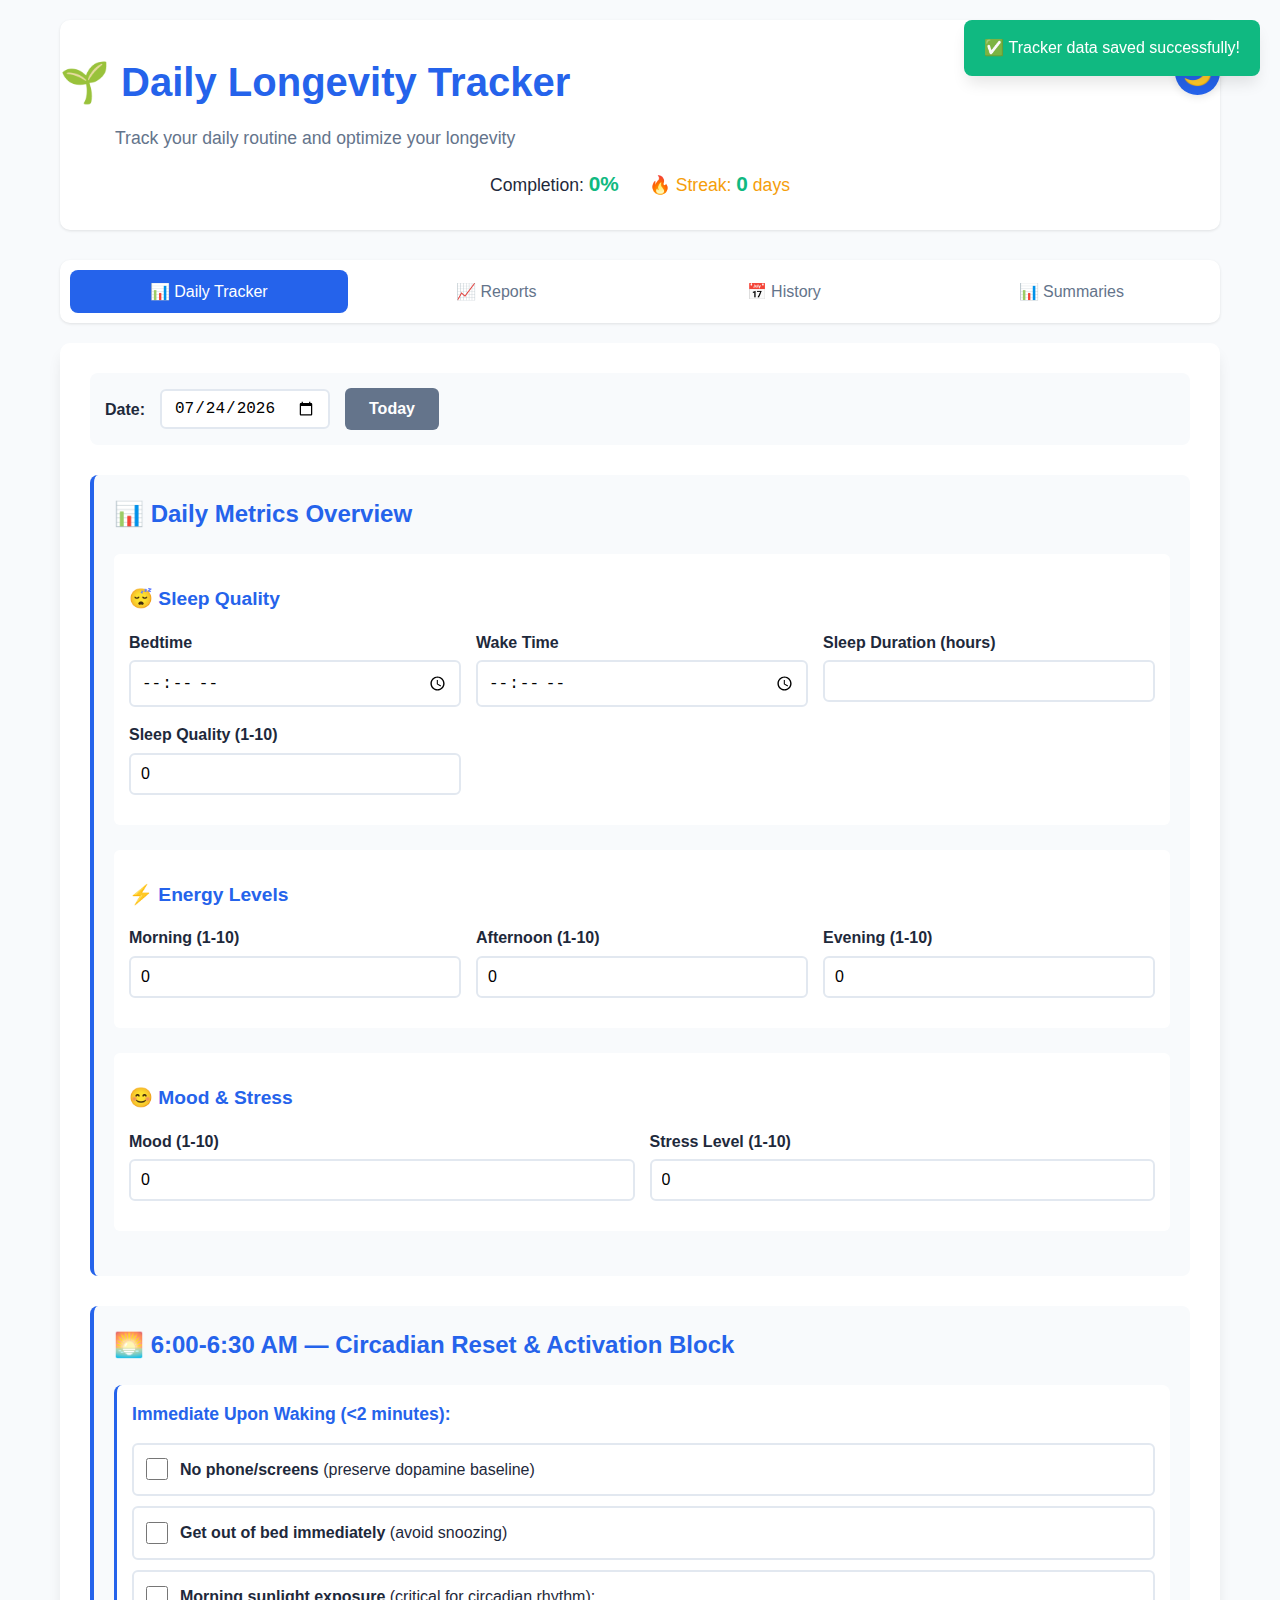
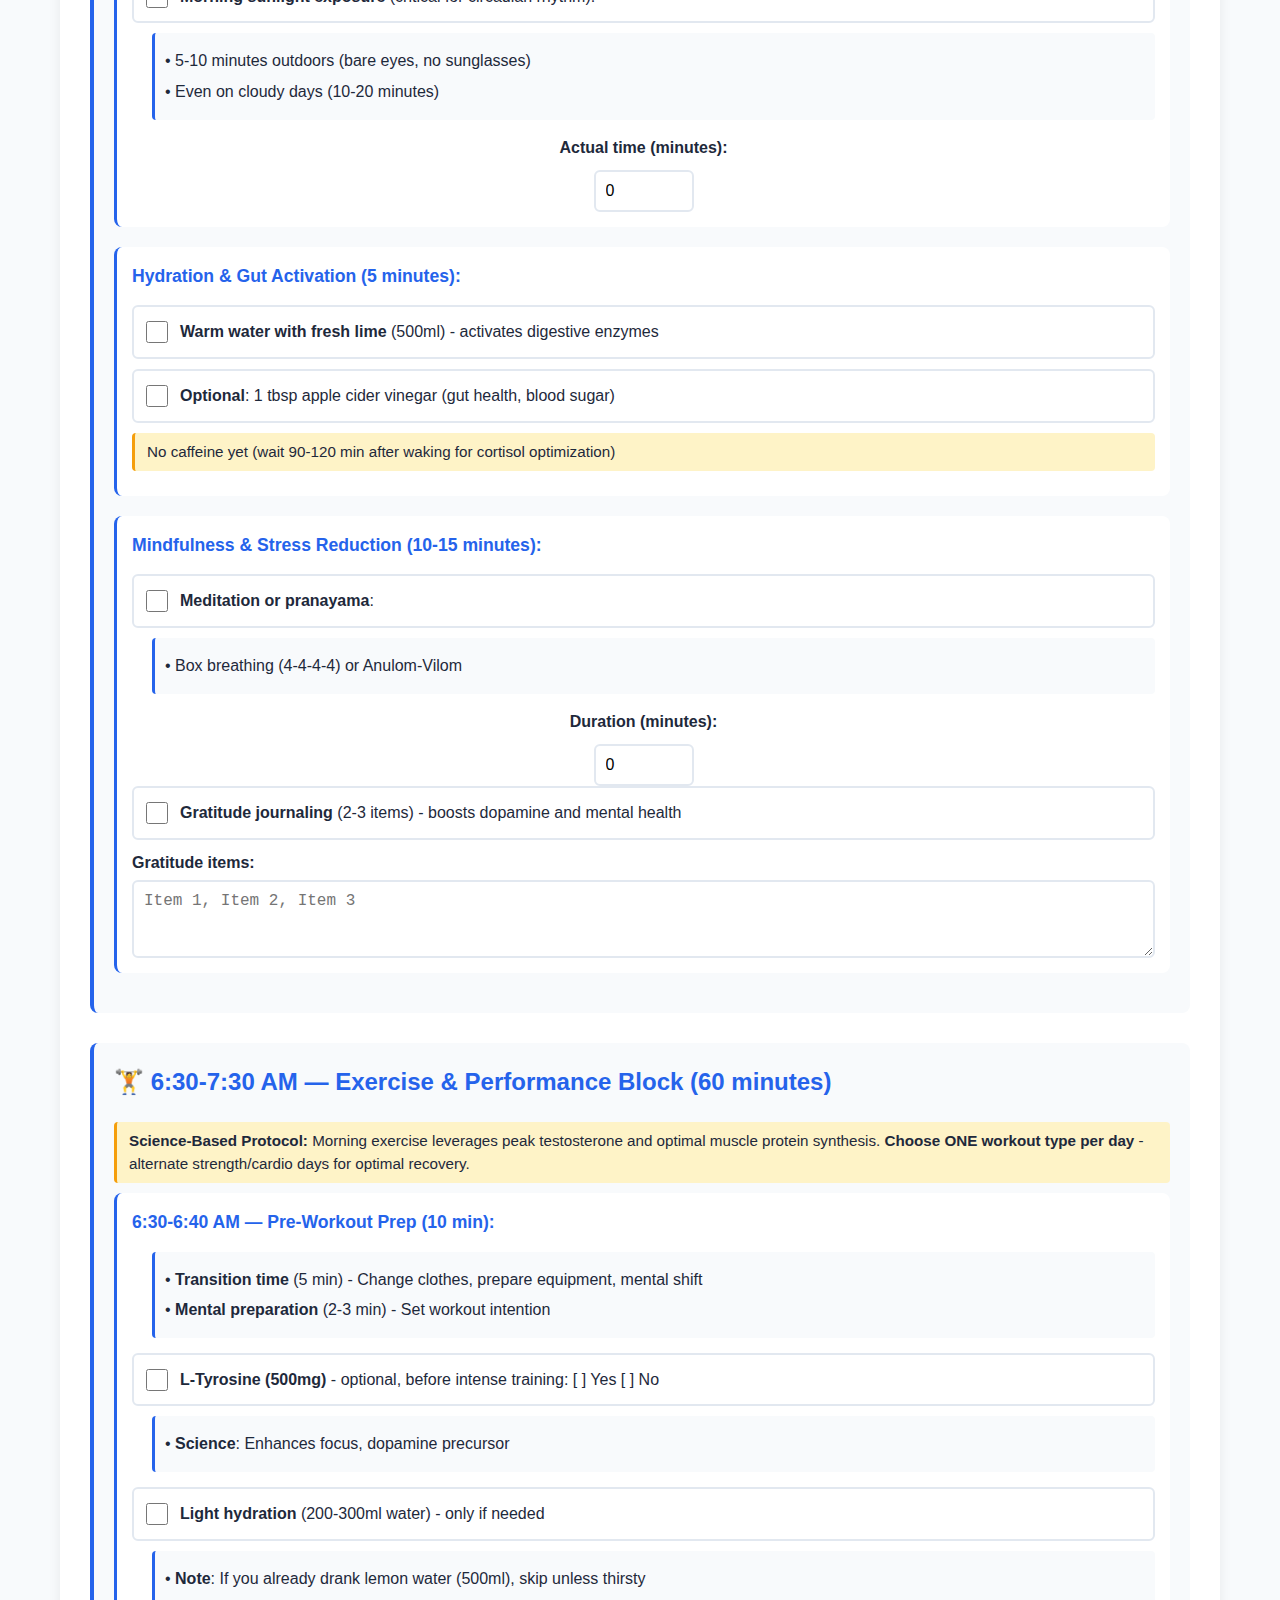
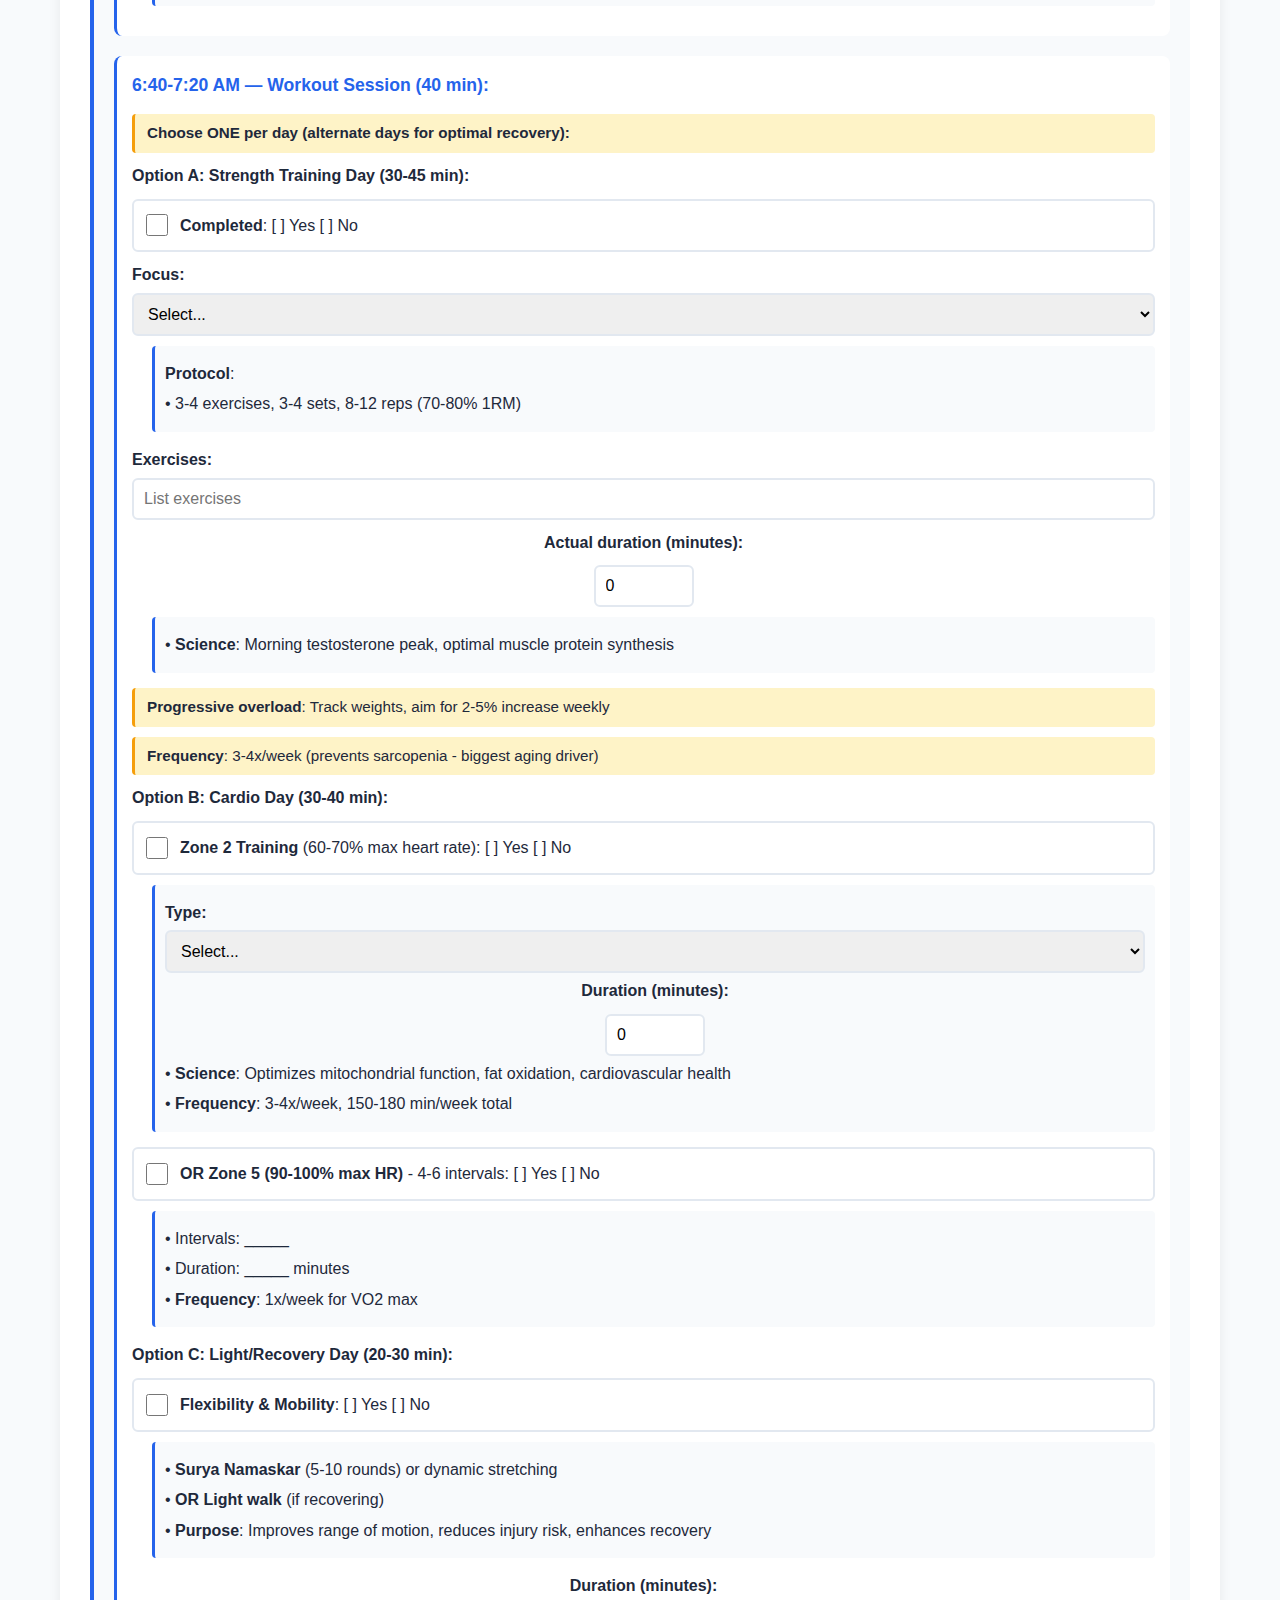
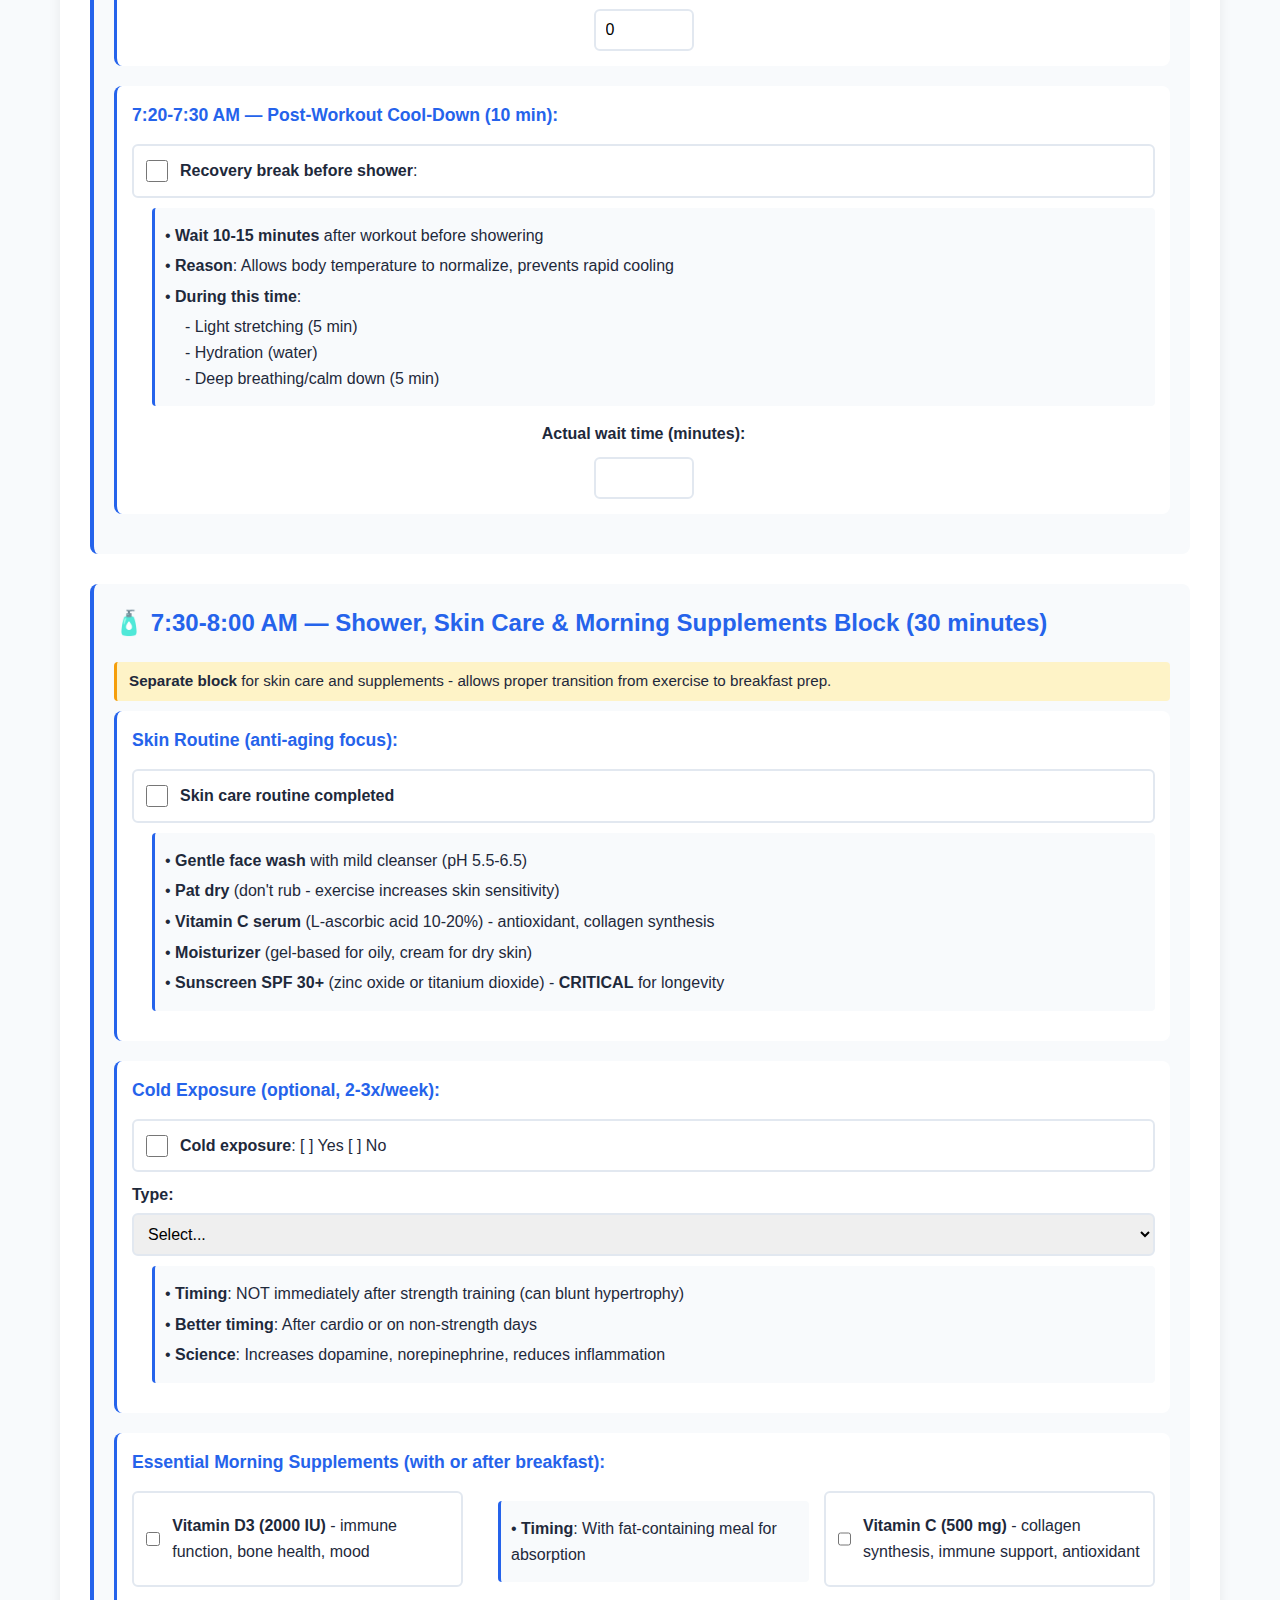
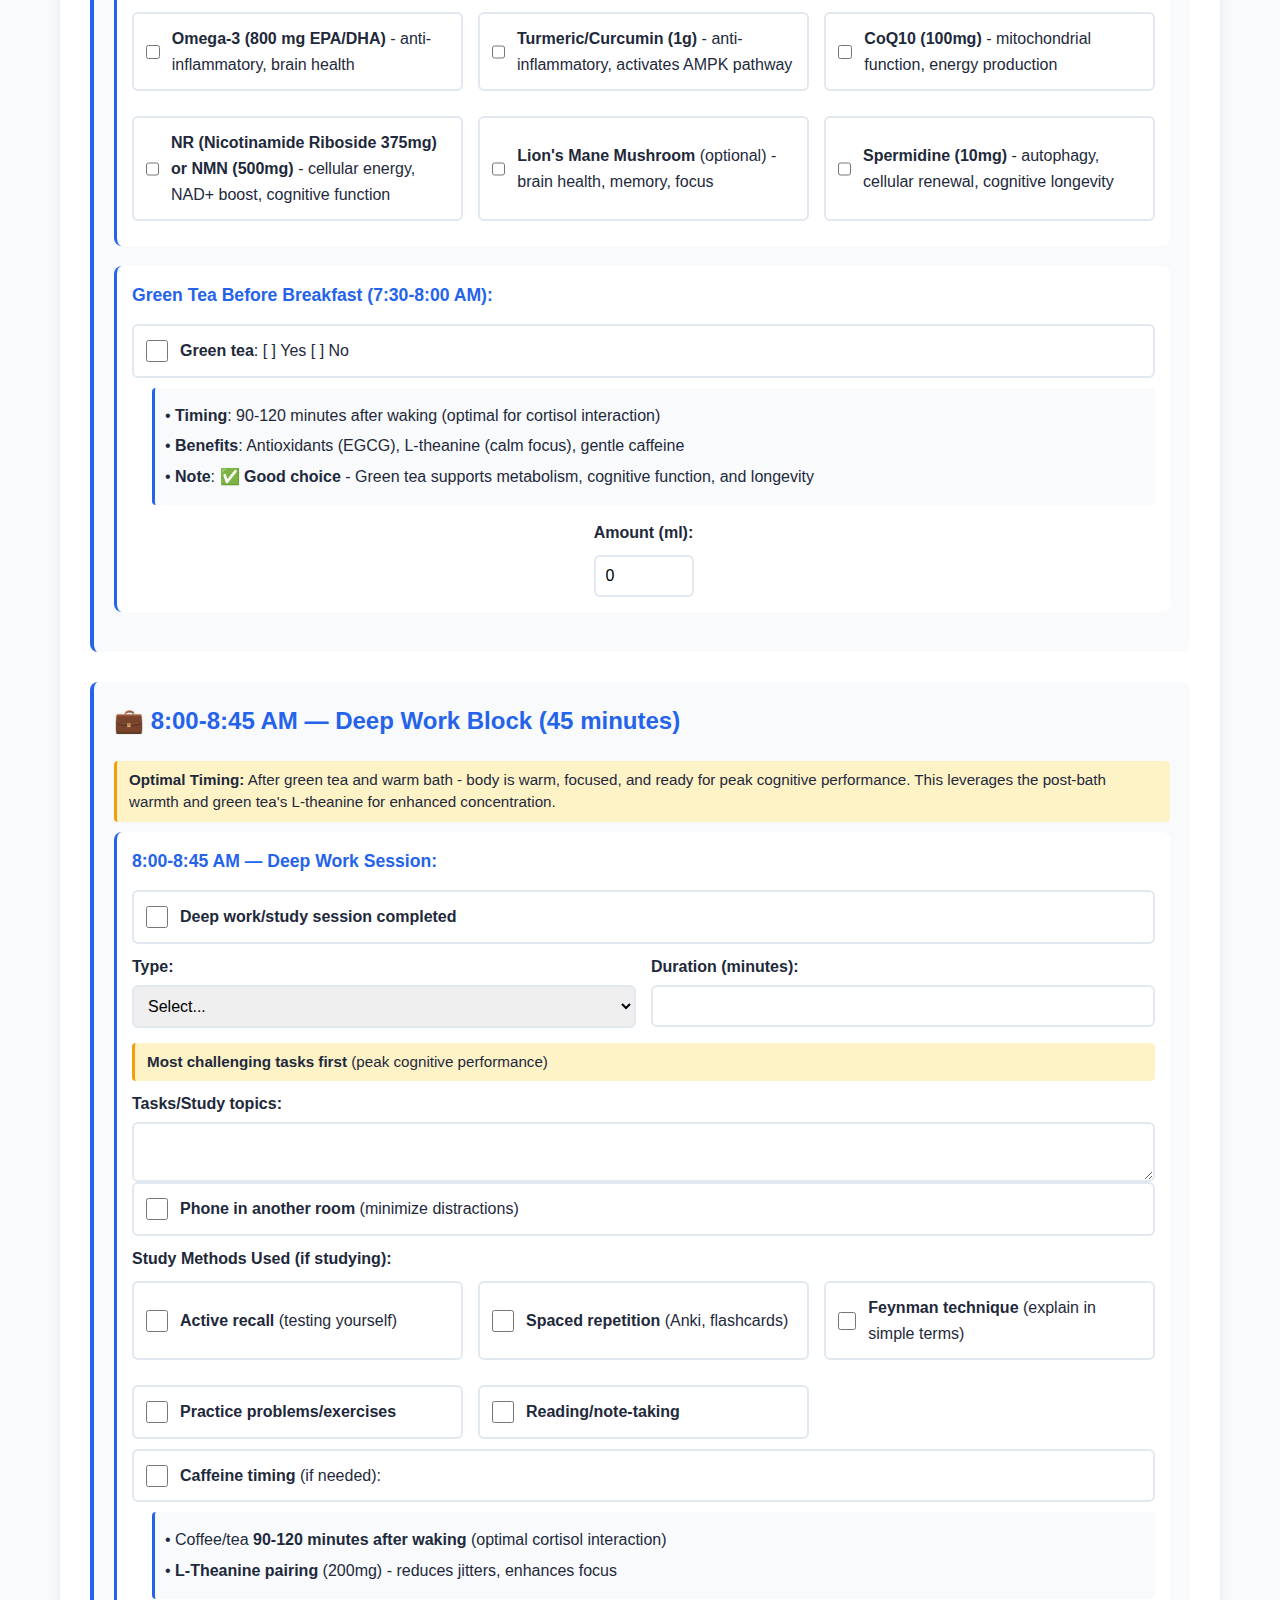
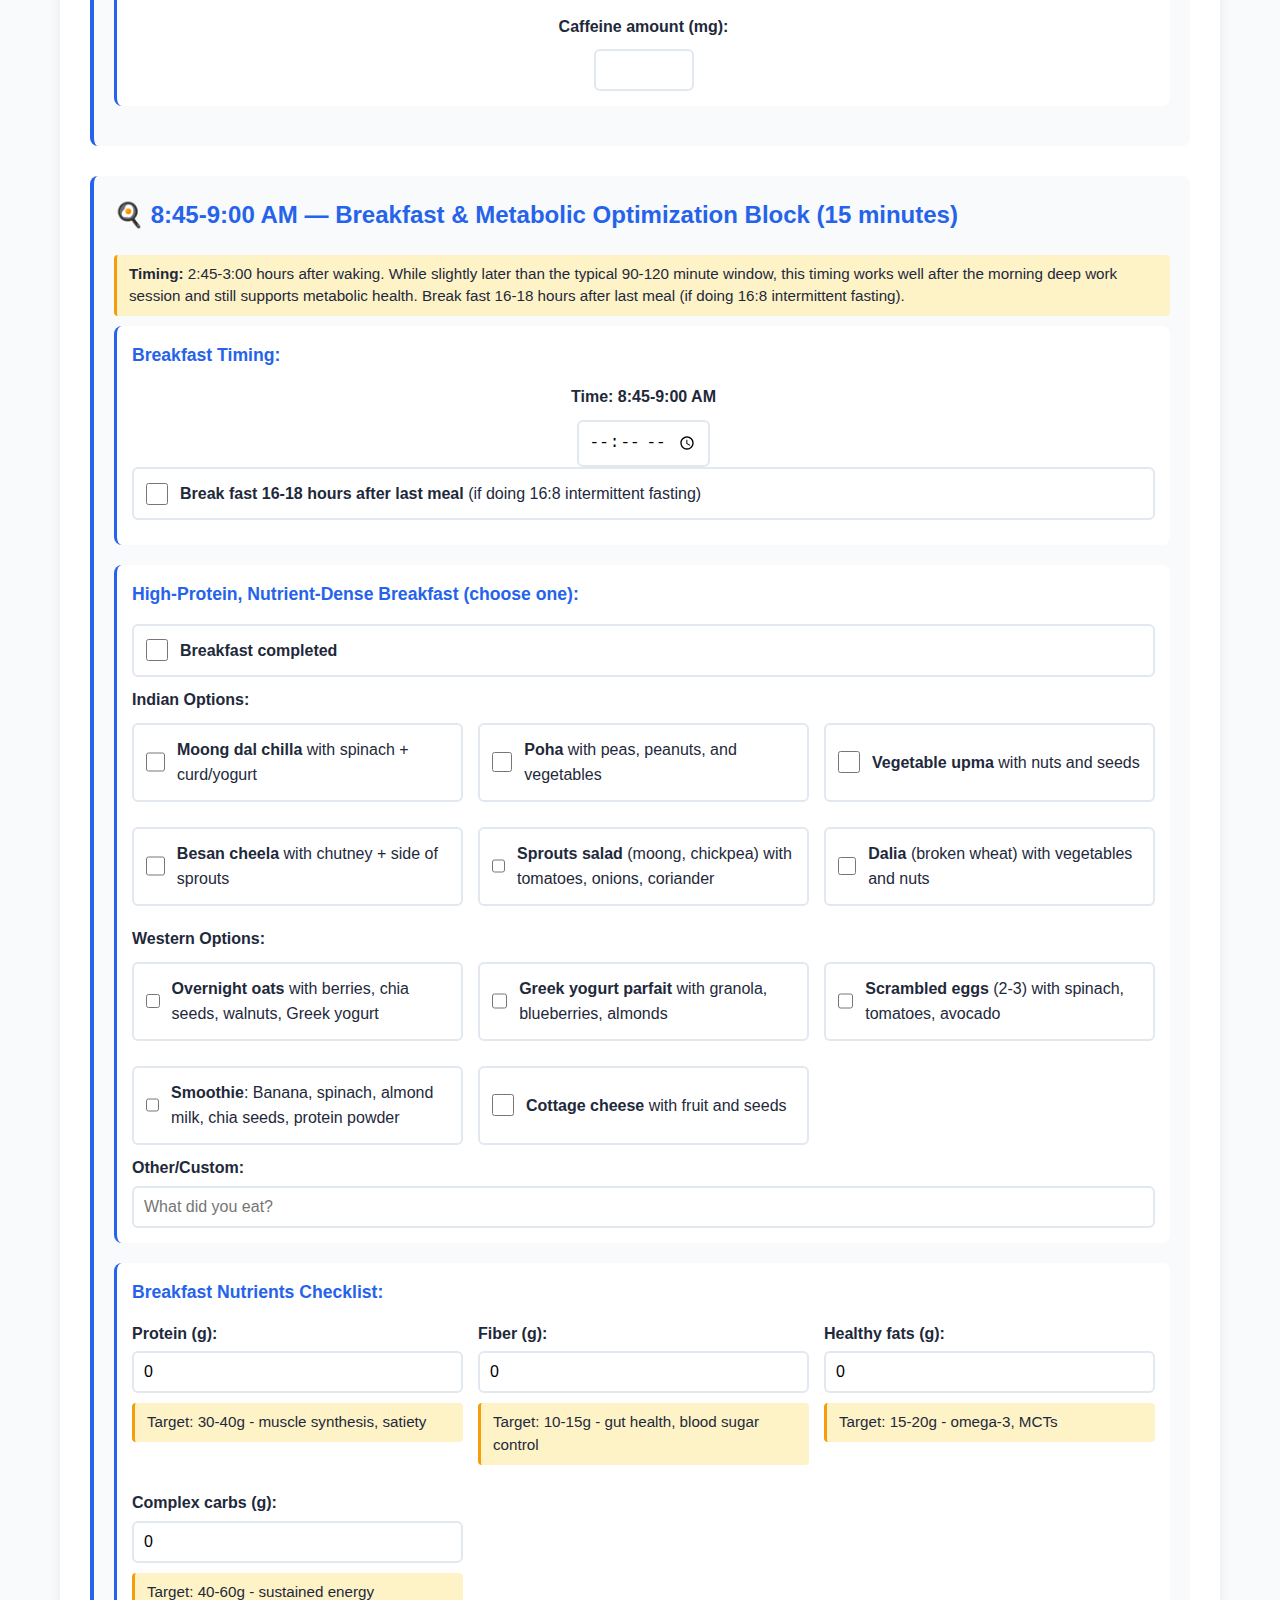
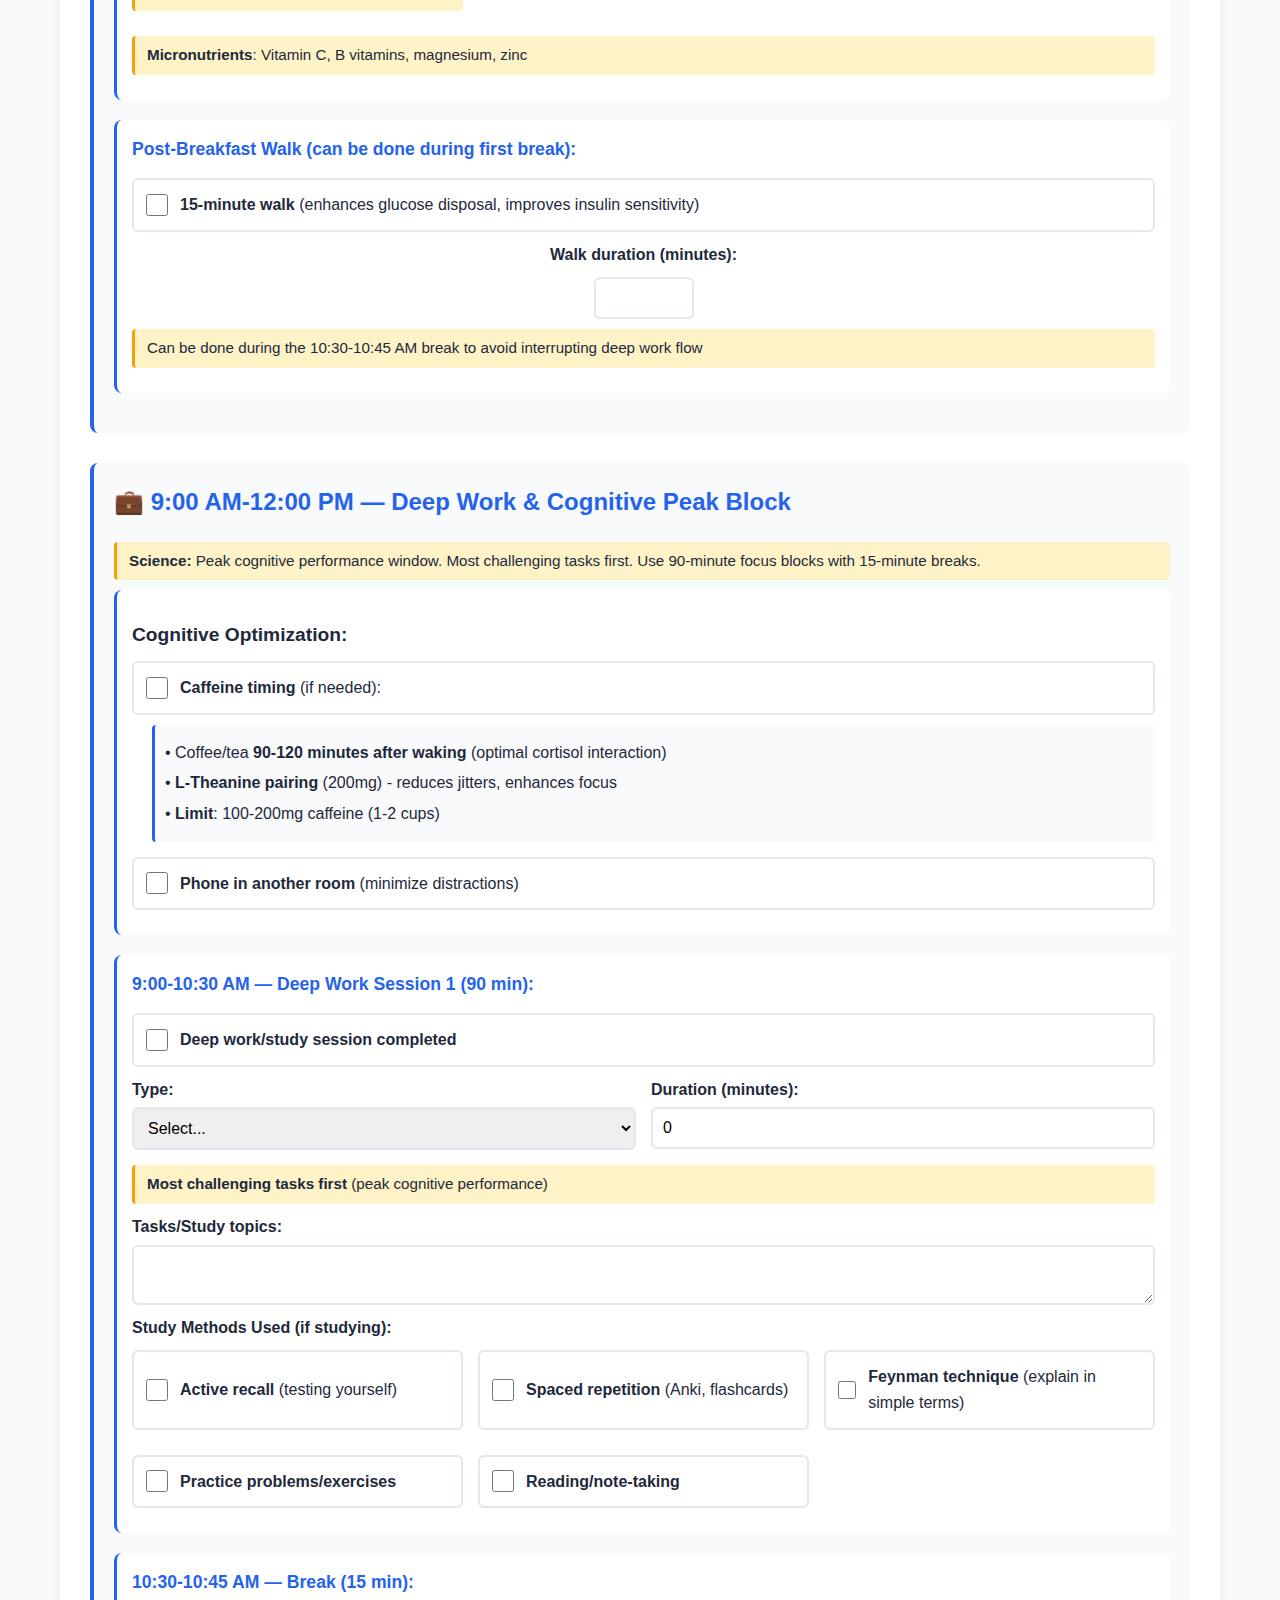
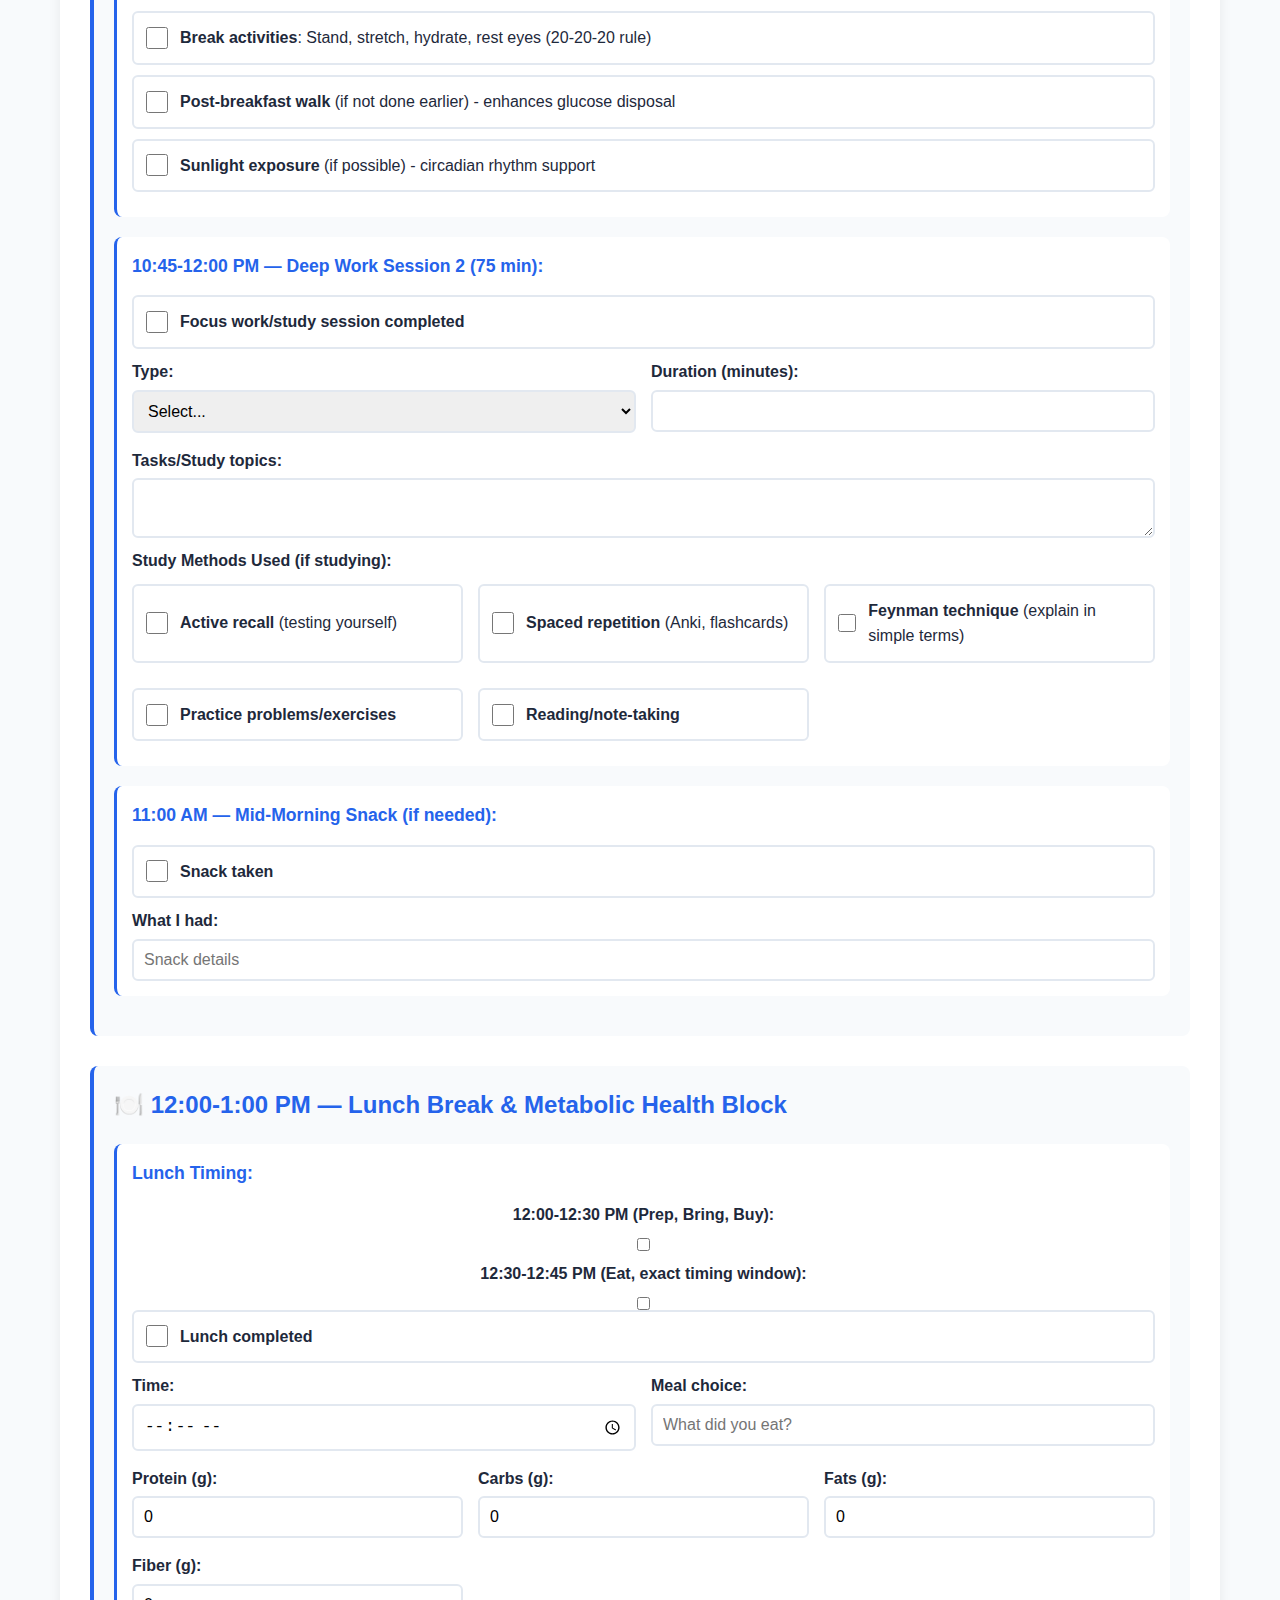
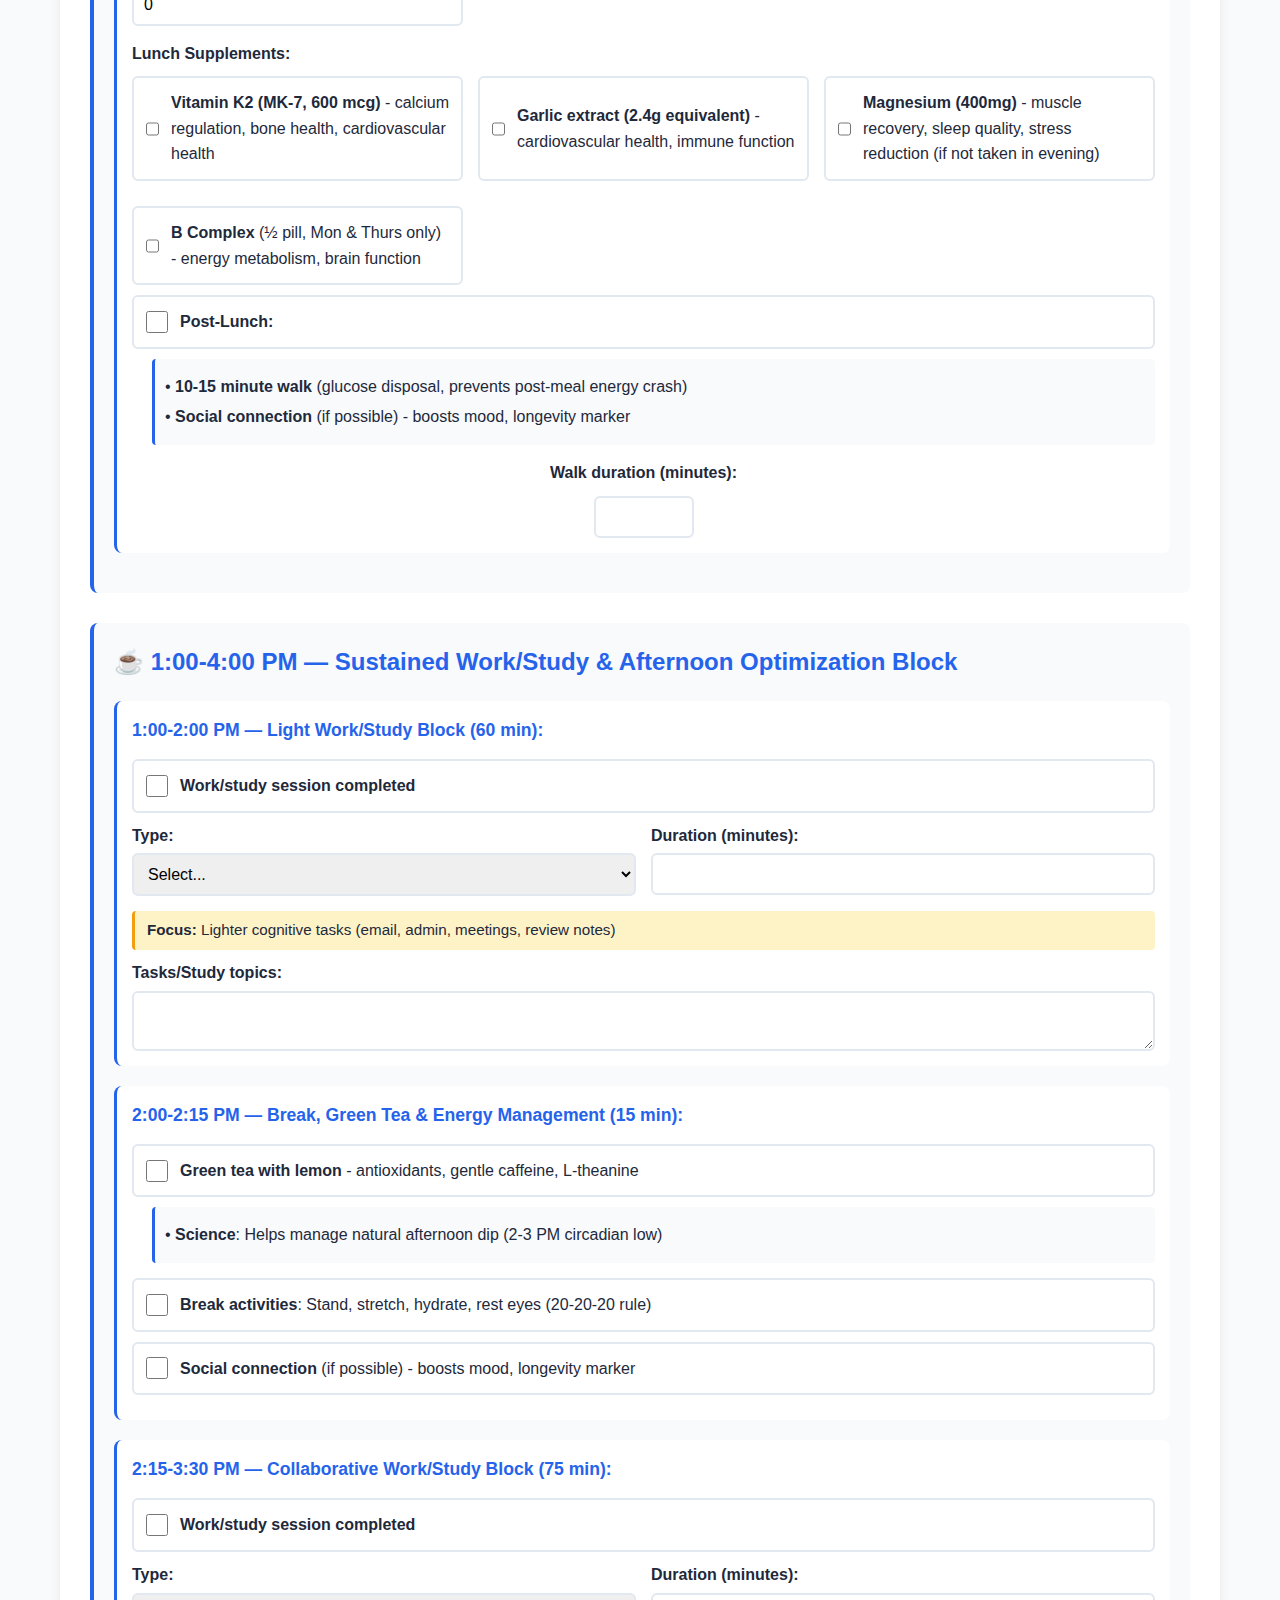
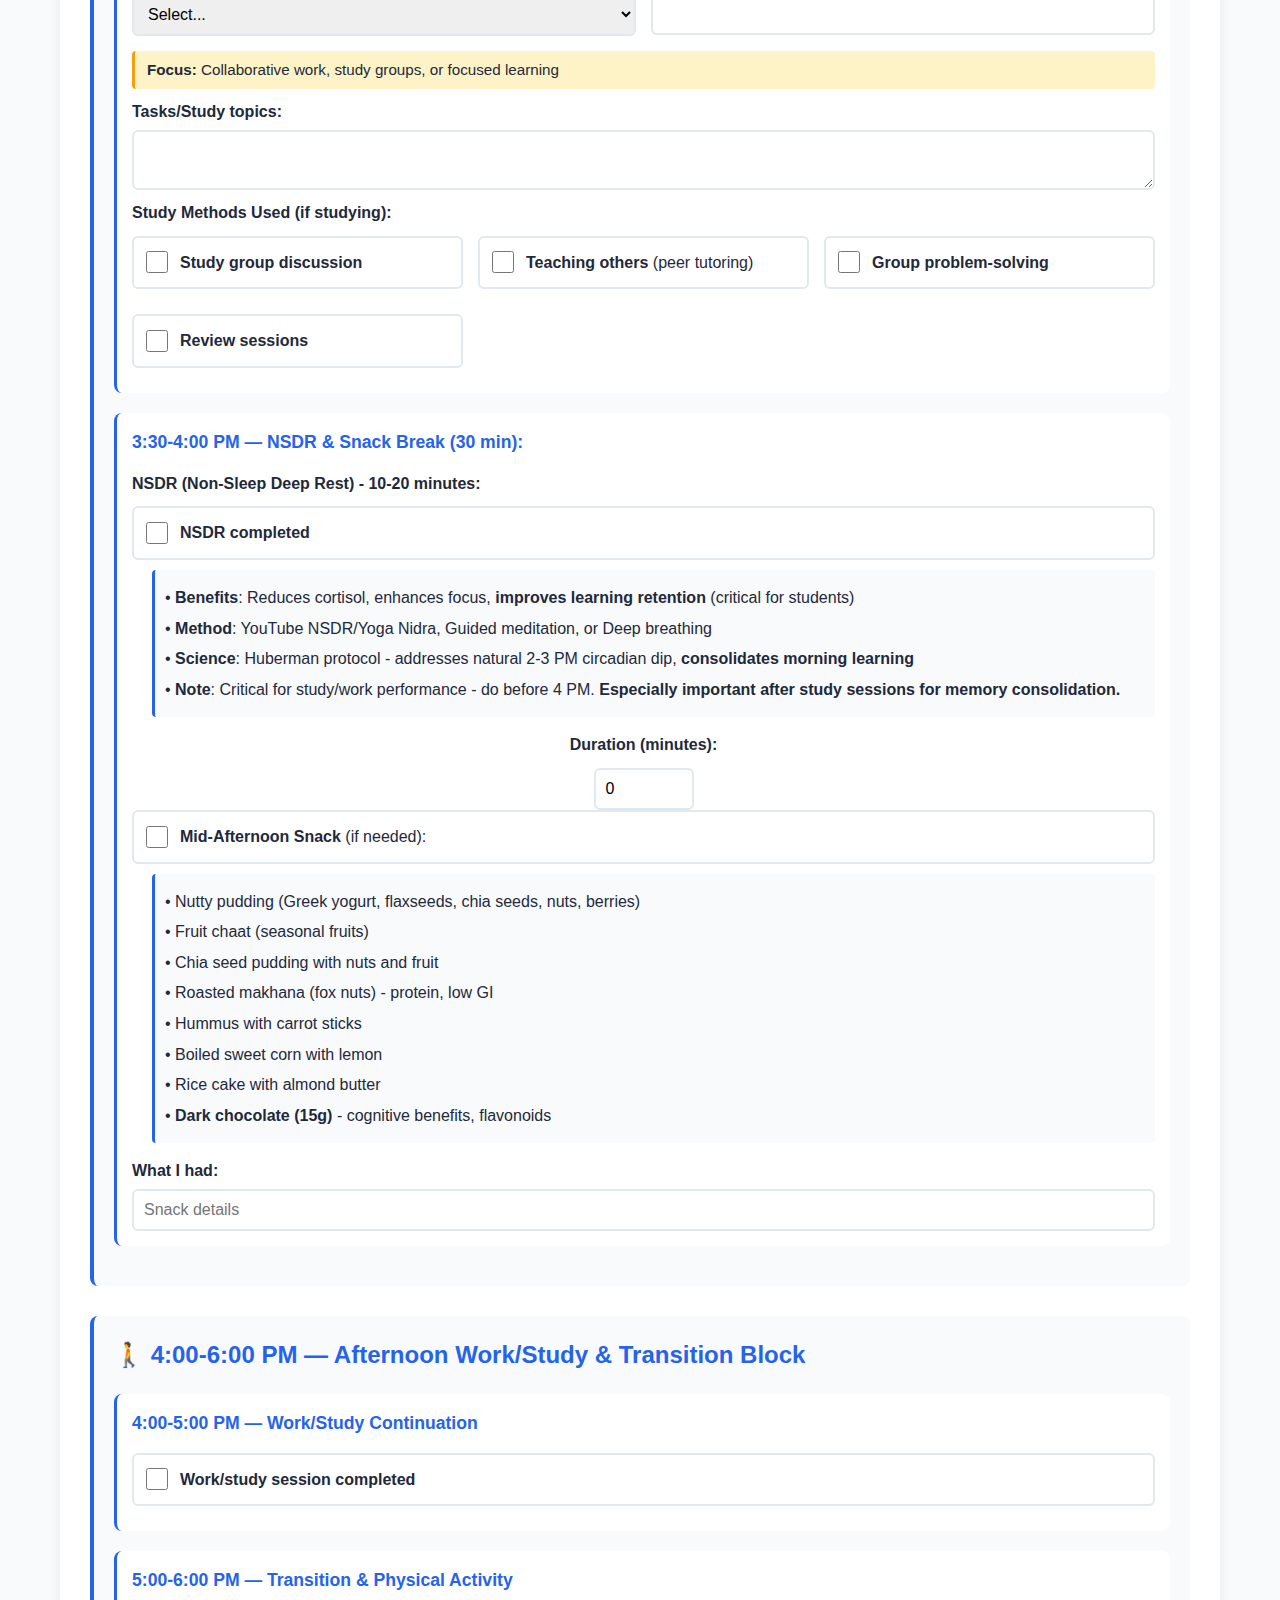
<file: web-app/index.html>
<!DOCTYPE html>
<html lang="en">
<head>
    <meta charset="UTF-8">
    <meta name="viewport" content="width=device-width, initial-scale=1.0">
    <title>Daily Longevity Tracker</title>
    <link rel="stylesheet" href="styles.css">
</head>
<body>
    <div class="container">
        <header>
            <div class="header-top">
                <div>
                    <h1>🌱 Daily Longevity Tracker</h1>
                    <p class="subtitle">Track your daily routine and optimize your longevity</p>
                </div>
                <button id="dark-mode-toggle" class="dark-mode-btn" onclick="toggleDarkMode()" title="Toggle dark mode">
                    🌙
                </button>
            </div>
            <div class="completion-stats" id="completion-stats">
                <span>Completion: <strong id="completion-percentage">0%</strong></span>
                <span class="streak">🔥 Streak: <strong id="streak-days">0</strong> days</span>
            </div>
        </header>

        <div class="tabs">
            <button class="tab-btn active" onclick="showTab('tracker')">📊 Daily Tracker</button>
            <button class="tab-btn" onclick="showTab('report')">📈 Reports</button>
            <button class="tab-btn" onclick="showTab('history')">📅 History</button>
            <button class="tab-btn" onclick="showTab('summaries')">📊 Summaries</button>
        </div>

        <!-- Daily Tracker Tab -->
        <div id="tracker-tab" class="tab-content active">
            <div class="date-selector">
                <label for="tracker-date">Date:</label>
                <input type="date" id="tracker-date" value="" onchange="loadTrackerData()">
                <button onclick="setToday()" class="btn-secondary">Today</button>
            </div>

            <form id="tracker-form" onsubmit="saveTrackerData(event)">
                <!-- Daily Metrics Overview -->
                <section class="tracker-section">
                    <h2>📊 Daily Metrics Overview</h2>
                    
                    <div class="subsection">
                        <h3>😴 Sleep Quality</h3>
                        <div class="form-grid">
                            <div class="form-group">
                                <label for="bedtime">Bedtime</label>
                                <input type="time" id="bedtime" name="bedtime">
                            </div>
                            <div class="form-group">
                                <label for="wake-time">Wake Time</label>
                                <input type="time" id="wake-time" name="wake-time">
                            </div>
                            <div class="form-group">
                                <label for="sleep-duration">Sleep Duration (hours)</label>
                                <input type="number" id="sleep-duration" name="sleep-duration" step="0.25" min="0" max="12">
                            </div>
                            <div class="form-group">
                                <label for="sleep-quality">Sleep Quality (1-10)</label>
                                <input type="number" id="sleep-quality" name="sleep-quality" min="1" max="10">
                            </div>
                        </div>
                    </div>

                    <div class="subsection">
                        <h3>⚡ Energy Levels</h3>
                        <div class="form-grid">
                            <div class="form-group">
                                <label for="energy-morning">Morning (1-10)</label>
                                <input type="number" id="energy-morning" name="energy-morning" min="1" max="10">
                            </div>
                            <div class="form-group">
                                <label for="energy-afternoon">Afternoon (1-10)</label>
                                <input type="number" id="energy-afternoon" name="energy-afternoon" min="1" max="10">
                            </div>
                            <div class="form-group">
                                <label for="energy-evening">Evening (1-10)</label>
                                <input type="number" id="energy-evening" name="energy-evening" min="1" max="10">
                            </div>
                        </div>
                    </div>

                    <div class="subsection">
                        <h3>😊 Mood & Stress</h3>
                        <div class="form-grid">
                            <div class="form-group">
                                <label for="mood">Mood (1-10)</label>
                                <input type="number" id="mood" name="mood" min="1" max="10">
                            </div>
                            <div class="form-group">
                                <label for="stress">Stress Level (1-10)</label>
                                <input type="number" id="stress" name="stress" min="1" max="10">
                            </div>
                        </div>
                    </div>
                </section>

                <!-- 6:00-6:30 AM Circadian Reset -->
                <section class="tracker-section">
                    <h2>🌅 6:00-6:30 AM — Circadian Reset & Activation Block</h2>
                    
                    <div class="task-group">
                        <h4>Immediate Upon Waking (<2 minutes):</h4>
                        <label class="task-checkbox">
                            <input type="checkbox" id="no-phone" name="no-phone" onchange="updateCompletion()">
                            <span><strong>No phone/screens</strong> (preserve dopamine baseline)</span>
                        </label>
                        <label class="task-checkbox">
                            <input type="checkbox" id="get-out-bed" name="get-out-bed" onchange="updateCompletion()">
                            <span><strong>Get out of bed immediately</strong> (avoid snoozing)</span>
                        </label>
                        <label class="task-checkbox">
                            <input type="checkbox" id="morning-sunlight" name="morning-sunlight" onchange="updateCompletion()">
                            <span><strong>Morning sunlight exposure</strong> (critical for circadian rhythm):</span>
                        </label>
                        <div class="nested-item">
                            <div>• 5-10 minutes outdoors (bare eyes, no sunglasses)</div>
                            <div>• Even on cloudy days (10-20 minutes)</div>
                        </div>
                        <div class="form-group inline-group">
                            <label for="sunlight-duration"><strong>Actual time</strong> (minutes):</label>
                            <input type="number" id="sunlight-duration" name="sunlight-duration" min="0" style="width: 100px;">
                        </div>
                    </div>

                    <div class="task-group">
                        <h4>Hydration & Gut Activation (5 minutes):</h4>
                        <label class="task-checkbox">
                            <input type="checkbox" id="lemon-water" name="lemon-water" onchange="updateCompletion()">
                            <span><strong>Warm water with fresh lime</strong> (500ml) - activates digestive enzymes</span>
                        </label>
                        <label class="task-checkbox">
                            <input type="checkbox" id="acv" name="acv" onchange="updateCompletion()">
                            <span><strong>Optional</strong>: 1 tbsp apple cider vinegar (gut health, blood sugar)</span>
                        </label>
                        <div class="note-text">No caffeine yet (wait 90-120 min after waking for cortisol optimization)</div>
                    </div>

                    <div class="task-group">
                        <h4>Mindfulness & Stress Reduction (10-15 minutes):</h4>
                        <label class="task-checkbox">
                            <input type="checkbox" id="meditation" name="meditation" onchange="updateCompletion()">
                            <span><strong>Meditation or pranayama</strong>:</span>
                        </label>
                        <div class="nested-item">
                            <div>• Box breathing (4-4-4-4) or Anulom-Vilom</div>
                        </div>
                        <div class="form-group inline-group">
                            <label for="meditation-duration"><strong>Duration</strong> (minutes):</label>
                            <input type="number" id="meditation-duration" name="meditation-duration" min="0" style="width: 100px;">
                        </div>
                        <label class="task-checkbox">
                            <input type="checkbox" id="gratitude" name="gratitude" onchange="updateCompletion()">
                            <span><strong>Gratitude journaling</strong> (2-3 items) - boosts dopamine and mental health</span>
                        </label>
                        <div class="form-group">
                            <label for="gratitude-items">Gratitude items:</label>
                            <textarea id="gratitude-items" name="gratitude-items" rows="3" placeholder="Item 1, Item 2, Item 3"></textarea>
                        </div>
                    </div>
                </section>

                <!-- 6:30-7:30 AM Exercise Block -->
                <section class="tracker-section">
                    <h2>🏋️ 6:30-7:30 AM — Exercise & Performance Block (60 minutes)</h2>
                    <div class="note-text">
                        <strong>Science-Based Protocol:</strong> Morning exercise leverages peak testosterone and optimal muscle protein synthesis. <strong>Choose ONE workout type per day</strong> - alternate strength/cardio days for optimal recovery.
                    </div>
                    
                    <div class="task-group">
                        <h4>6:30-6:40 AM — Pre-Workout Prep (10 min):</h4>
                        <div class="nested-item">
                            <div>• <strong>Transition time</strong> (5 min) - Change clothes, prepare equipment, mental shift</div>
                            <div>• <strong>Mental preparation</strong> (2-3 min) - Set workout intention</div>
                        </div>
                        <label class="task-checkbox">
                            <input type="checkbox" id="l-tyrosine" name="l-tyrosine" onchange="updateCompletion()">
                            <span><strong>L-Tyrosine (500mg)</strong> - optional, before intense training: [ ] Yes [ ] No</span>
                        </label>
                        <div class="nested-item">
                            <div>• <strong>Science</strong>: Enhances focus, dopamine precursor</div>
                        </div>
                        <label class="task-checkbox">
                            <input type="checkbox" id="pre-workout-hydration" name="pre-workout-hydration" onchange="updateCompletion()">
                            <span><strong>Light hydration</strong> (200-300ml water) - only if needed</span>
                        </label>
                        <div class="nested-item">
                            <div>• <strong>Note</strong>: If you already drank lemon water (500ml), skip unless thirsty</div>
                        </div>
                    </div>

                    <div class="task-group">
                        <h4>6:40-7:20 AM — Workout Session (40 min):</h4>
                        <div class="note-text">
                            <strong>Choose ONE per day (alternate days for optimal recovery):</strong>
                        </div>
                        
                        <h5>Option A: Strength Training Day (30-45 min):</h5>
                        <label class="task-checkbox">
                            <input type="checkbox" id="strength-training" name="strength-training" onchange="updateCompletion()">
                            <span><strong>Completed</strong>: [ ] Yes [ ] No</span>
                        </label>
                        <div class="form-group">
                            <label for="strength-focus"><strong>Focus</strong>:</label>
                            <select id="strength-focus" name="strength-focus">
                                <option value="">Select...</option>
                                <option value="upper">Upper body</option>
                                <option value="lower">Lower body</option>
                                <option value="core">Core</option>
                            </select>
                        </div>
                        <div class="nested-item">
                            <div><strong>Protocol</strong>:</div>
                            <div>• 3-4 exercises, 3-4 sets, 8-12 reps (70-80% 1RM)</div>
                        </div>
                        <div class="form-group">
                            <label for="strength-exercises"><strong>Exercises</strong>:</label>
                            <input type="text" id="strength-exercises" name="strength-exercises" placeholder="List exercises">
                        </div>
                        <div class="form-group inline-group">
                            <label for="strength-duration"><strong>Actual duration</strong> (minutes):</label>
                            <input type="number" id="strength-duration" name="strength-duration" min="0" style="width: 100px;">
                        </div>
                        <div class="nested-item">
                            <div>• <strong>Science</strong>: Morning testosterone peak, optimal muscle protein synthesis</div>
                        </div>
                        <div class="note-text"><strong>Progressive overload</strong>: Track weights, aim for 2-5% increase weekly</div>
                        <div class="note-text"><strong>Frequency</strong>: 3-4x/week (prevents sarcopenia - biggest aging driver)</div>
                        
                        <h5>Option B: Cardio Day (30-40 min):</h5>
                        <label class="task-checkbox">
                            <input type="checkbox" id="zone2-training" name="zone2-training" onchange="updateCompletion()">
                            <span><strong>Zone 2 Training</strong> (60-70% max heart rate): [ ] Yes [ ] No</span>
                        </label>
                        <div class="nested-item">
                            <div class="form-group">
                                <label for="cardio-type">Type:</label>
                                <select id="cardio-type" name="cardio-type">
                                    <option value="">Select...</option>
                                    <option value="jogging">Jogging</option>
                                    <option value="cycling">Cycling</option>
                                    <option value="rowing">Rowing</option>
                                    <option value="other">Other</option>
                                </select>
                            </div>
                            <div class="form-group inline-group">
                                <label for="cardio-duration">Duration (minutes):</label>
                                <input type="number" id="cardio-duration" name="cardio-duration" min="0" style="width: 100px;">
                            </div>
                            <div>• <strong>Science</strong>: Optimizes mitochondrial function, fat oxidation, cardiovascular health</div>
                            <div>• <strong>Frequency</strong>: 3-4x/week, 150-180 min/week total</div>
                        </div>
                        <label class="task-checkbox">
                            <input type="checkbox" id="zone5-training" name="zone5-training" onchange="updateCompletion()">
                            <span><strong>OR Zone 5 (90-100% max HR)</strong> - 4-6 intervals: [ ] Yes [ ] No</span>
                        </label>
                        <div class="nested-item">
                            <div>• Intervals: _____</div>
                            <div>• Duration: _____ minutes</div>
                            <div>• <strong>Frequency</strong>: 1x/week for VO2 max</div>
                        </div>
                        
                        <h5>Option C: Light/Recovery Day (20-30 min):</h5>
                        <label class="task-checkbox">
                            <input type="checkbox" id="flexibility" name="flexibility" onchange="updateCompletion()">
                            <span><strong>Flexibility & Mobility</strong>: [ ] Yes [ ] No</span>
                        </label>
                        <div class="nested-item">
                            <div>• <strong>Surya Namaskar</strong> (5-10 rounds) or dynamic stretching</div>
                            <div>• <strong>OR Light walk</strong> (if recovering)</div>
                            <div>• <strong>Purpose</strong>: Improves range of motion, reduces injury risk, enhances recovery</div>
                        </div>
                        <div class="form-group inline-group">
                            <label for="flexibility-duration"><strong>Duration</strong> (minutes):</label>
                            <input type="number" id="flexibility-duration" name="flexibility-duration" min="0" style="width: 100px;">
                        </div>
                    </div>

                    <div class="task-group">
                        <h4>7:20-7:30 AM — Post-Workout Cool-Down (10 min):</h4>
                        <label class="task-checkbox">
                            <input type="checkbox" id="recovery-break" name="recovery-break" onchange="updateCompletion()">
                            <span><strong>Recovery break before shower</strong>:</span>
                        </label>
                        <div class="nested-item">
                            <div>• <strong>Wait 10-15 minutes</strong> after workout before showering</div>
                            <div>• <strong>Reason</strong>: Allows body temperature to normalize, prevents rapid cooling</div>
                            <div>• <strong>During this time</strong>:</div>
                            <div style="margin-left: 20px;">
                                - Light stretching (5 min)<br>
                                - Hydration (water)<br>
                                - Deep breathing/calm down (5 min)
                            </div>
                        </div>
                        <div class="form-group inline-group">
                            <label for="recovery-wait-time">Actual wait time (minutes):</label>
                            <input type="number" id="recovery-wait-time" name="recovery-wait-time" min="0" style="width: 100px;">
                        </div>
                    </div>
                </section>

                <!-- 7:30-8:00 AM Skin Care & Morning Supplements -->
                <section class="tracker-section">
                    <h2>🧴 7:30-8:00 AM — Shower, Skin Care & Morning Supplements Block (30 minutes)</h2>
                    <div class="note-text">
                        <strong>Separate block</strong> for skin care and supplements - allows proper transition from exercise to breakfast prep.
                    </div>
                    
                    <div class="task-group">
                        <h4>Skin Routine (anti-aging focus):</h4>
                        <label class="task-checkbox">
                            <input type="checkbox" id="skin-routine-morning" name="skin-routine-morning" onchange="updateCompletion()">
                            <span><strong>Skin care routine completed</strong></span>
                        </label>
                        <div class="nested-item">
                            <div>• <strong>Gentle face wash</strong> with mild cleanser (pH 5.5-6.5)</div>
                            <div>• <strong>Pat dry</strong> (don't rub - exercise increases skin sensitivity)</div>
                            <div>• <strong>Vitamin C serum</strong> (L-ascorbic acid 10-20%) - antioxidant, collagen synthesis</div>
                            <div>• <strong>Moisturizer</strong> (gel-based for oily, cream for dry skin)</div>
                            <div>• <strong>Sunscreen SPF 30+</strong> (zinc oxide or titanium dioxide) - <strong>CRITICAL</strong> for longevity</div>
                        </div>
                    </div>

                    <div class="task-group">
                        <h4>Cold Exposure (optional, 2-3x/week):</h4>
                        <label class="task-checkbox">
                            <input type="checkbox" id="cold-exposure" name="cold-exposure" onchange="updateCompletion()">
                            <span><strong>Cold exposure</strong>: [ ] Yes [ ] No</span>
                        </label>
                        <div class="form-group">
                            <label for="cold-exposure-type">Type:</label>
                            <select id="cold-exposure-type" name="cold-exposure-type">
                                <option value="">Select...</option>
                                <option value="cold-shower">Cold shower (2-3 min, 50-60°F)</option>
                                <option value="ice-bath">Ice bath (5-10 min)</option>
                            </select>
                        </div>
                        <div class="nested-item">
                            <div>• <strong>Timing</strong>: NOT immediately after strength training (can blunt hypertrophy)</div>
                            <div>• <strong>Better timing</strong>: After cardio or on non-strength days</div>
                            <div>• <strong>Science</strong>: Increases dopamine, norepinephrine, reduces inflammation</div>
                        </div>
                    </div>

                    <div class="task-group">
                        <h4>Essential Morning Supplements (with or after breakfast):</h4>
                        <div class="checkbox-grid">
                            <label class="task-checkbox">
                                <input type="checkbox" id="supp-vitamin-d" name="supp-vitamin-d" onchange="updateCompletion()">
                                <span><strong>Vitamin D3 (2000 IU)</strong> - immune function, bone health, mood</span>
                            </label>
                            <div class="nested-item">
                                <div>• <strong>Timing</strong>: With fat-containing meal for absorption</div>
                            </div>
                            <label class="task-checkbox">
                                <input type="checkbox" id="supp-vitamin-c" name="supp-vitamin-c" onchange="updateCompletion()">
                                <span><strong>Vitamin C (500 mg)</strong> - collagen synthesis, immune support, antioxidant</span>
                            </label>
                            <label class="task-checkbox">
                                <input type="checkbox" id="supp-omega3" name="supp-omega3" onchange="updateCompletion()">
                                <span><strong>Omega-3 (800 mg EPA/DHA)</strong> - anti-inflammatory, brain health</span>
                            </label>
                            <label class="task-checkbox">
                                <input type="checkbox" id="supp-turmeric" name="supp-turmeric" onchange="updateCompletion()">
                                <span><strong>Turmeric/Curcumin (1g)</strong> - anti-inflammatory, activates AMPK pathway</span>
                            </label>
                            <label class="task-checkbox">
                                <input type="checkbox" id="supp-coq10" name="supp-coq10" onchange="updateCompletion()">
                                <span><strong>CoQ10 (100mg)</strong> - mitochondrial function, energy production</span>
                            </label>
                            <label class="task-checkbox">
                                <input type="checkbox" id="supp-nr-nmn" name="supp-nr-nmn" onchange="updateCompletion()">
                                <span><strong>NR (Nicotinamide Riboside 375mg) or NMN (500mg)</strong> - cellular energy, NAD+ boost, cognitive function</span>
                            </label>
                            <label class="task-checkbox">
                                <input type="checkbox" id="supp-lions-mane" name="supp-lions-mane" onchange="updateCompletion()">
                                <span><strong>Lion's Mane Mushroom</strong> (optional) - brain health, memory, focus</span>
                            </label>
                            <label class="task-checkbox">
                                <input type="checkbox" id="supp-spermidine" name="supp-spermidine" onchange="updateCompletion()">
                                <span><strong>Spermidine (10mg)</strong> - autophagy, cellular renewal, cognitive longevity</span>
                            </label>
                        </div>
                    </div>

                    <div class="task-group">
                        <h4>Green Tea Before Breakfast (7:30-8:00 AM):</h4>
                        <label class="task-checkbox">
                            <input type="checkbox" id="green-tea-post-workout" name="green-tea-post-workout" onchange="updateCompletion()">
                            <span><strong>Green tea</strong>: [ ] Yes [ ] No</span>
                        </label>
                        <div class="nested-item">
                            <div>• <strong>Timing</strong>: 90-120 minutes after waking (optimal for cortisol interaction)</div>
                            <div>• <strong>Benefits</strong>: Antioxidants (EGCG), L-theanine (calm focus), gentle caffeine</div>
                            <div>• <strong>Note</strong>: ✅ <strong>Good choice</strong> - Green tea supports metabolism, cognitive function, and longevity</div>
                        </div>
                        <div class="form-group inline-group">
                            <label for="green-tea-amount"><strong>Amount</strong> (ml):</label>
                            <input type="number" id="green-tea-amount" name="green-tea-amount" min="0" style="width: 100px;">
                        </div>
                    </div>
                </section>

                <!-- 8:00-8:45 AM Deep Work -->
                <section class="tracker-section">
                    <h2>💼 8:00-8:45 AM — Deep Work Block (45 minutes)</h2>
                    <div class="note-text">
                        <strong>Optimal Timing:</strong> After green tea and warm bath - body is warm, focused, and ready for peak cognitive performance. This leverages the post-bath warmth and green tea's L-theanine for enhanced concentration.
                    </div>
                    
                    <div class="task-group">
                        <h4>8:00-8:45 AM — Deep Work Session:</h4>
                        <label class="task-checkbox">
                            <input type="checkbox" id="deep-work-morning" name="deep-work-morning" onchange="updateCompletion()">
                            <span><strong>Deep work/study session completed</strong></span>
                        </label>
                        <div class="form-grid">
                            <div class="form-group">
                                <label for="deep-work-type-morning">Type:</label>
                                <select id="deep-work-type-morning" name="deep-work-type-morning">
                                    <option value="">Select...</option>
                                    <option value="work">Work</option>
                                    <option value="study">Study</option>
                                    <option value="both">Both</option>
                                </select>
                            </div>
                            <div class="form-group">
                                <label for="deep-work-duration-morning">Duration (minutes):</label>
                                <input type="number" id="deep-work-duration-morning" name="deep-work-duration-morning" min="0">
                            </div>
                        </div>
                        <div class="note-text">
                            <strong>Most challenging tasks first</strong> (peak cognitive performance)
                        </div>
                        <div class="form-group">
                            <label for="deep-work-tasks-morning">Tasks/Study topics:</label>
                            <textarea id="deep-work-tasks-morning" name="deep-work-tasks-morning" rows="2"></textarea>
                        </div>
                        <label class="task-checkbox">
                            <input type="checkbox" id="phone-away-morning" name="phone-away-morning" onchange="updateCompletion()">
                            <span><strong>Phone in another room</strong> (minimize distractions)</span>
                        </label>
                        <h5>Study Methods Used (if studying):</h5>
                        <div class="checkbox-grid">
                            <label class="task-checkbox">
                                <input type="checkbox" id="study-active-recall-morning" name="study-active-recall-morning" onchange="updateCompletion()">
                                <span><strong>Active recall</strong> (testing yourself)</span>
                            </label>
                            <label class="task-checkbox">
                                <input type="checkbox" id="study-spaced-rep-morning" name="study-spaced-rep-morning" onchange="updateCompletion()">
                                <span><strong>Spaced repetition</strong> (Anki, flashcards)</span>
                            </label>
                            <label class="task-checkbox">
                                <input type="checkbox" id="study-feynman-morning" name="study-feynman-morning" onchange="updateCompletion()">
                                <span><strong>Feynman technique</strong> (explain in simple terms)</span>
                            </label>
                            <label class="task-checkbox">
                                <input type="checkbox" id="study-practice-morning" name="study-practice-morning" onchange="updateCompletion()">
                                <span><strong>Practice problems/exercises</strong></span>
                            </label>
                            <label class="task-checkbox">
                                <input type="checkbox" id="study-reading-morning" name="study-reading-morning" onchange="updateCompletion()">
                                <span><strong>Reading/note-taking</strong></span>
                            </label>
                        </div>
                        <label class="task-checkbox">
                            <input type="checkbox" id="caffeine-timing-morning" name="caffeine-timing-morning" onchange="updateCompletion()">
                            <span><strong>Caffeine timing</strong> (if needed):</span>
                        </label>
                        <div class="nested-item">
                            <div>• Coffee/tea <strong>90-120 minutes after waking</strong> (optimal cortisol interaction)</div>
                            <div>• <strong>L-Theanine pairing</strong> (200mg) - reduces jitters, enhances focus</div>
                        </div>
                        <div class="form-group inline-group">
                            <label for="caffeine-amount-morning">Caffeine amount (mg):</label>
                            <input type="number" id="caffeine-amount-morning" name="caffeine-amount-morning" min="0" max="200" style="width: 100px;">
                        </div>
                    </div>
                </section>

                <!-- 8:45-9:00 AM Breakfast -->
                <section class="tracker-section">
                    <h2>🍳 8:45-9:00 AM — Breakfast & Metabolic Optimization Block (15 minutes)</h2>
                    <div class="note-text">
                        <strong>Timing:</strong> 2:45-3:00 hours after waking. While slightly later than the typical 90-120 minute window, this timing works well after the morning deep work session and still supports metabolic health. Break fast 16-18 hours after last meal (if doing 16:8 intermittent fasting).
                    </div>
                    
                    <div class="task-group">
                        <h4>Breakfast Timing:</h4>
                        <div class="form-group inline-group">
                            <label for="breakfast-time">Time: 8:45-9:00 AM</label>
                            <input type="time" id="breakfast-time" name="breakfast-time">
                        </div>
                        <label class="task-checkbox">
                            <input type="checkbox" id="breakfast-16-8" name="breakfast-16-8" onchange="updateCompletion()">
                            <span><strong>Break fast 16-18 hours after last meal</strong> (if doing 16:8 intermittent fasting)</span>
                        </label>
                    </div>

                    <div class="task-group">
                        <h4>High-Protein, Nutrient-Dense Breakfast (choose one):</h4>
                        <label class="task-checkbox">
                            <input type="checkbox" id="breakfast-completed" name="breakfast-completed" onchange="updateCompletion()">
                            <span><strong>Breakfast completed</strong></span>
                        </label>
                        <h5>Indian Options:</h5>
                        <div class="checkbox-grid">
                            <label class="task-checkbox">
                                <input type="checkbox" id="breakfast-moong-dal" name="breakfast-moong-dal" onchange="updateCompletion()">
                                <span><strong>Moong dal chilla</strong> with spinach + curd/yogurt</span>
                            </label>
                            <label class="task-checkbox">
                                <input type="checkbox" id="breakfast-poha" name="breakfast-poha" onchange="updateCompletion()">
                                <span><strong>Poha</strong> with peas, peanuts, and vegetables</span>
                            </label>
                            <label class="task-checkbox">
                                <input type="checkbox" id="breakfast-upma" name="breakfast-upma" onchange="updateCompletion()">
                                <span><strong>Vegetable upma</strong> with nuts and seeds</span>
                            </label>
                            <label class="task-checkbox">
                                <input type="checkbox" id="breakfast-besan" name="breakfast-besan" onchange="updateCompletion()">
                                <span><strong>Besan cheela</strong> with chutney + side of sprouts</span>
                            </label>
                            <label class="task-checkbox">
                                <input type="checkbox" id="breakfast-sprouts" name="breakfast-sprouts" onchange="updateCompletion()">
                                <span><strong>Sprouts salad</strong> (moong, chickpea) with tomatoes, onions, coriander</span>
                            </label>
                            <label class="task-checkbox">
                                <input type="checkbox" id="breakfast-dalia" name="breakfast-dalia" onchange="updateCompletion()">
                                <span><strong>Dalia</strong> (broken wheat) with vegetables and nuts</span>
                            </label>
                        </div>
                        <h5>Western Options:</h5>
                        <div class="checkbox-grid">
                            <label class="task-checkbox">
                                <input type="checkbox" id="breakfast-oats" name="breakfast-oats" onchange="updateCompletion()">
                                <span><strong>Overnight oats</strong> with berries, chia seeds, walnuts, Greek yogurt</span>
                            </label>
                            <label class="task-checkbox">
                                <input type="checkbox" id="breakfast-parfait" name="breakfast-parfait" onchange="updateCompletion()">
                                <span><strong>Greek yogurt parfait</strong> with granola, blueberries, almonds</span>
                            </label>
                            <label class="task-checkbox">
                                <input type="checkbox" id="breakfast-eggs" name="breakfast-eggs" onchange="updateCompletion()">
                                <span><strong>Scrambled eggs</strong> (2-3) with spinach, tomatoes, avocado</span>
                            </label>
                            <label class="task-checkbox">
                                <input type="checkbox" id="breakfast-smoothie" name="breakfast-smoothie" onchange="updateCompletion()">
                                <span><strong>Smoothie</strong>: Banana, spinach, almond milk, chia seeds, protein powder</span>
                            </label>
                            <label class="task-checkbox">
                                <input type="checkbox" id="breakfast-cottage-cheese" name="breakfast-cottage-cheese" onchange="updateCompletion()">
                                <span><strong>Cottage cheese</strong> with fruit and seeds</span>
                            </label>
                        </div>
                        <div class="form-group">
                            <label for="breakfast-meal">Other/Custom:</label>
                            <input type="text" id="breakfast-meal" name="breakfast-meal" placeholder="What did you eat?">
                        </div>
                    </div>

                    <div class="task-group">
                        <h4>Breakfast Nutrients Checklist:</h4>
                        <div class="form-grid">
                            <div class="form-group">
                                <label for="breakfast-protein">Protein (g):</label>
                                <input type="number" id="breakfast-protein" name="breakfast-protein" min="0">
                                <div class="note-text">Target: 30-40g - muscle synthesis, satiety</div>
                            </div>
                            <div class="form-group">
                                <label for="breakfast-fiber">Fiber (g):</label>
                                <input type="number" id="breakfast-fiber" name="breakfast-fiber" min="0">
                                <div class="note-text">Target: 10-15g - gut health, blood sugar control</div>
                            </div>
                            <div class="form-group">
                                <label for="breakfast-fats">Healthy fats (g):</label>
                                <input type="number" id="breakfast-fats" name="breakfast-fats" min="0">
                                <div class="note-text">Target: 15-20g - omega-3, MCTs</div>
                            </div>
                            <div class="form-group">
                                <label for="breakfast-carbs">Complex carbs (g):</label>
                                <input type="number" id="breakfast-carbs" name="breakfast-carbs" min="0">
                                <div class="note-text">Target: 40-60g - sustained energy</div>
                            </div>
                        </div>
                        <div class="note-text">
                            <strong>Micronutrients</strong>: Vitamin C, B vitamins, magnesium, zinc
                        </div>
                    </div>

                    <div class="task-group">
                        <h4>Post-Breakfast Walk (can be done during first break):</h4>
                        <label class="task-checkbox">
                            <input type="checkbox" id="post-breakfast-walk" name="post-breakfast-walk" onchange="updateCompletion()">
                            <span><strong>15-minute walk</strong> (enhances glucose disposal, improves insulin sensitivity)</span>
                        </label>
                        <div class="form-group inline-group">
                            <label for="walk-duration-breakfast">Walk duration (minutes):</label>
                            <input type="number" id="walk-duration-breakfast" name="walk-duration-breakfast" min="0" style="width: 100px;">
                        </div>
                        <div class="note-text">
                            Can be done during the 10:30-10:45 AM break to avoid interrupting deep work flow
                        </div>
                    </div>
                </section>

                <!-- 9:00-12:00 PM Deep Work -->
                <section class="tracker-section">
                    <h2>💼 9:00 AM-12:00 PM — Deep Work & Cognitive Peak Block</h2>
                    <div class="note-text">
                        <strong>Science:</strong> Peak cognitive performance window. Most challenging tasks first. Use 90-minute focus blocks with 15-minute breaks.
                    </div>
                    
                    <div class="task-group">
                        <h3>Cognitive Optimization:</h3>
                        <label class="task-checkbox">
                            <input type="checkbox" id="caffeine-timing-cognitive" name="caffeine-timing-cognitive" onchange="updateCompletion()">
                            <span><strong>Caffeine timing</strong> (if needed):</span>
                        </label>
                        <div class="nested-item">
                            <div>• Coffee/tea <strong>90-120 minutes after waking</strong> (optimal cortisol interaction)</div>
                            <div>• <strong>L-Theanine pairing</strong> (200mg) - reduces jitters, enhances focus</div>
                            <div>• <strong>Limit</strong>: 100-200mg caffeine (1-2 cups)</div>
                        </div>
                        <label class="task-checkbox">
                            <input type="checkbox" id="phone-away-cognitive" name="phone-away-cognitive" onchange="updateCompletion()">
                            <span><strong>Phone in another room</strong> (minimize distractions)</span>
                        </label>
                    </div>
                    
                    <div class="task-group">
                        <h4>9:00-10:30 AM — Deep Work Session 1 (90 min):</h4>
                        <label class="task-checkbox">
                            <input type="checkbox" id="deep-work-1" name="deep-work-1" onchange="updateCompletion()">
                            <span><strong>Deep work/study session completed</strong></span>
                        </label>
                        <div class="form-grid">
                            <div class="form-group">
                                <label for="deep-work-type-1">Type:</label>
                                <select id="deep-work-type-1" name="deep-work-type-1">
                                    <option value="">Select...</option>
                                    <option value="work">Work</option>
                                    <option value="study">Study</option>
                                    <option value="both">Both</option>
                                </select>
                            </div>
                            <div class="form-group">
                                <label for="deep-work-duration-1">Duration (minutes):</label>
                                <input type="number" id="deep-work-duration-1" name="deep-work-duration-1" min="0">
                            </div>
                        </div>
                        <div class="note-text">
                            <strong>Most challenging tasks first</strong> (peak cognitive performance)
                        </div>
                        <div class="form-group">
                            <label for="deep-work-tasks-1">Tasks/Study topics:</label>
                            <textarea id="deep-work-tasks-1" name="deep-work-tasks-1" rows="2"></textarea>
                        </div>
                        <h5>Study Methods Used (if studying):</h5>
                        <div class="checkbox-grid">
                            <label class="task-checkbox">
                                <input type="checkbox" id="study-active-recall-1" name="study-active-recall-1" onchange="updateCompletion()">
                                <span><strong>Active recall</strong> (testing yourself)</span>
                            </label>
                            <label class="task-checkbox">
                                <input type="checkbox" id="study-spaced-rep-1" name="study-spaced-rep-1" onchange="updateCompletion()">
                                <span><strong>Spaced repetition</strong> (Anki, flashcards)</span>
                            </label>
                            <label class="task-checkbox">
                                <input type="checkbox" id="study-feynman-1" name="study-feynman-1" onchange="updateCompletion()">
                                <span><strong>Feynman technique</strong> (explain in simple terms)</span>
                            </label>
                            <label class="task-checkbox">
                                <input type="checkbox" id="study-practice-1" name="study-practice-1" onchange="updateCompletion()">
                                <span><strong>Practice problems/exercises</strong></span>
                            </label>
                            <label class="task-checkbox">
                                <input type="checkbox" id="study-reading-1" name="study-reading-1" onchange="updateCompletion()">
                                <span><strong>Reading/note-taking</strong></span>
                            </label>
                        </div>
                    </div>

                    <div class="task-group">
                        <h4>10:30-10:45 AM — Break (15 min):</h4>
                        <label class="task-checkbox">
                            <input type="checkbox" id="break-morning" name="break-morning" onchange="updateCompletion()">
                            <span><strong>Break activities</strong>: Stand, stretch, hydrate, rest eyes (20-20-20 rule)</span>
                        </label>
                        <label class="task-checkbox">
                            <input type="checkbox" id="post-breakfast-walk-break" name="post-breakfast-walk-break" onchange="updateCompletion()">
                            <span><strong>Post-breakfast walk</strong> (if not done earlier) - enhances glucose disposal</span>
                        </label>
                        <label class="task-checkbox">
                            <input type="checkbox" id="sunlight-exposure-break" name="sunlight-exposure-break" onchange="updateCompletion()">
                            <span><strong>Sunlight exposure</strong> (if possible) - circadian rhythm support</span>
                        </label>
                    </div>

                    <div class="task-group">
                        <h4>10:45-12:00 PM — Deep Work Session 2 (75 min):</h4>
                        <label class="task-checkbox">
                            <input type="checkbox" id="deep-work-2" name="deep-work-2" onchange="updateCompletion()">
                            <span><strong>Focus work/study session completed</strong></span>
                        </label>
                        <div class="form-grid">
                            <div class="form-group">
                                <label for="deep-work-type-2">Type:</label>
                                <select id="deep-work-type-2" name="deep-work-type-2">
                                    <option value="">Select...</option>
                                    <option value="work">Work</option>
                                    <option value="study">Study</option>
                                    <option value="both">Both</option>
                                </select>
                            </div>
                            <div class="form-group">
                                <label for="deep-work-duration-2">Duration (minutes):</label>
                                <input type="number" id="deep-work-duration-2" name="deep-work-duration-2" min="0">
                            </div>
                        </div>
                        <div class="form-group">
                            <label for="deep-work-tasks-2">Tasks/Study topics:</label>
                            <textarea id="deep-work-tasks-2" name="deep-work-tasks-2" rows="2"></textarea>
                        </div>
                        <h5>Study Methods Used (if studying):</h5>
                        <div class="checkbox-grid">
                            <label class="task-checkbox">
                                <input type="checkbox" id="study-active-recall-2" name="study-active-recall-2" onchange="updateCompletion()">
                                <span><strong>Active recall</strong> (testing yourself)</span>
                            </label>
                            <label class="task-checkbox">
                                <input type="checkbox" id="study-spaced-rep-2" name="study-spaced-rep-2" onchange="updateCompletion()">
                                <span><strong>Spaced repetition</strong> (Anki, flashcards)</span>
                            </label>
                            <label class="task-checkbox">
                                <input type="checkbox" id="study-feynman-2" name="study-feynman-2" onchange="updateCompletion()">
                                <span><strong>Feynman technique</strong> (explain in simple terms)</span>
                            </label>
                            <label class="task-checkbox">
                                <input type="checkbox" id="study-practice-2" name="study-practice-2" onchange="updateCompletion()">
                                <span><strong>Practice problems/exercises</strong></span>
                            </label>
                            <label class="task-checkbox">
                                <input type="checkbox" id="study-reading-2" name="study-reading-2" onchange="updateCompletion()">
                                <span><strong>Reading/note-taking</strong></span>
                            </label>
                        </div>
                    </div>

                    <div class="task-group">
                        <h4>11:00 AM — Mid-Morning Snack (if needed):</h4>
                        <label class="task-checkbox">
                            <input type="checkbox" id="mid-morning-snack" name="mid-morning-snack" onchange="updateCompletion()">
                            <span><strong>Snack taken</strong></span>
                        </label>
                        <div class="form-group">
                            <label for="snack-choice">What I had:</label>
                            <input type="text" id="snack-choice" name="snack-choice" placeholder="Snack details">
                        </div>
                    </div>
                </section>

                <!-- 12:00-1:00 PM Lunch -->
                <section class="tracker-section">
                    <h2>🍽️ 12:00-1:00 PM — Lunch Break & Metabolic Health Block</h2>
                    
                    <div class="task-group">
                        <h4>Lunch Timing:</h4>
                        <div class="form-group inline-group">
                            <label for="lunch-prep-time">12:00-12:30 PM (Prep, Bring, Buy):</label>
                            <input type="checkbox" id="lunch-prep" name="lunch-prep" onchange="updateCompletion()">
                        </div>
                        <div class="form-group inline-group">
                            <label for="lunch-eat-time">12:30-12:45 PM (Eat, exact timing window):</label>
                            <input type="checkbox" id="lunch-eat" name="lunch-eat" onchange="updateCompletion()">
                        </div>
                        <label class="task-checkbox">
                            <input type="checkbox" id="lunch-completed" name="lunch-completed" onchange="updateCompletion()">
                            <span><strong>Lunch completed</strong></span>
                        </label>
                        <div class="form-grid">
                            <div class="form-group">
                                <label for="lunch-time">Time:</label>
                                <input type="time" id="lunch-time" name="lunch-time">
                            </div>
                            <div class="form-group">
                                <label for="lunch-meal">Meal choice:</label>
                                <input type="text" id="lunch-meal" name="lunch-meal" placeholder="What did you eat?">
                            </div>
                        </div>
                        <div class="form-grid">
                            <div class="form-group">
                                <label for="lunch-protein">Protein (g):</label>
                                <input type="number" id="lunch-protein" name="lunch-protein" min="0">
                            </div>
                            <div class="form-group">
                                <label for="lunch-carbs">Carbs (g):</label>
                                <input type="number" id="lunch-carbs" name="lunch-carbs" min="0">
                            </div>
                            <div class="form-group">
                                <label for="lunch-fats">Fats (g):</label>
                                <input type="number" id="lunch-fats" name="lunch-fats" min="0">
                            </div>
                            <div class="form-group">
                                <label for="lunch-fiber">Fiber (g):</label>
                                <input type="number" id="lunch-fiber" name="lunch-fiber" min="0">
                            </div>
                        </div>
                        <h5>Lunch Supplements:</h5>
                        <div class="checkbox-grid">
                            <label class="task-checkbox">
                                <input type="checkbox" id="supp-vitamin-k2" name="supp-vitamin-k2" onchange="updateCompletion()">
                                <span><strong>Vitamin K2 (MK-7, 600 mcg)</strong> - calcium regulation, bone health, cardiovascular health</span>
                            </label>
                            <label class="task-checkbox">
                                <input type="checkbox" id="supp-garlic" name="supp-garlic" onchange="updateCompletion()">
                                <span><strong>Garlic extract (2.4g equivalent)</strong> - cardiovascular health, immune function</span>
                            </label>
                            <label class="task-checkbox">
                                <input type="checkbox" id="supp-magnesium-lunch" name="supp-magnesium-lunch" onchange="updateCompletion()">
                                <span><strong>Magnesium (400mg)</strong> - muscle recovery, sleep quality, stress reduction (if not taken in evening)</span>
                            </label>
                            <label class="task-checkbox">
                                <input type="checkbox" id="supp-b-complex" name="supp-b-complex" onchange="updateCompletion()">
                                <span><strong>B Complex</strong> (½ pill, Mon & Thurs only) - energy metabolism, brain function</span>
                            </label>
                        </div>
                        <label class="task-checkbox">
                            <input type="checkbox" id="post-lunch-walk" name="post-lunch-walk" onchange="updateCompletion()">
                            <span><strong>Post-Lunch:</strong></span>
                        </label>
                        <div class="nested-item">
                            <div>• <strong>10-15 minute walk</strong> (glucose disposal, prevents post-meal energy crash)</div>
                            <div>• <strong>Social connection</strong> (if possible) - boosts mood, longevity marker</div>
                        </div>
                        <div class="form-group inline-group">
                            <label for="walk-duration-lunch">Walk duration (minutes):</label>
                            <input type="number" id="walk-duration-lunch" name="walk-duration-lunch" min="0" style="width: 100px;">
                        </div>
                    </div>
                </section>

                <!-- 1:00-4:00 PM Afternoon -->
                <section class="tracker-section">
                    <h2>☕ 1:00-4:00 PM — Sustained Work/Study & Afternoon Optimization Block</h2>
                    
                    <div class="task-group">
                        <h4>1:00-2:00 PM — Light Work/Study Block (60 min):</h4>
                        <label class="task-checkbox">
                            <input type="checkbox" id="light-work-1" name="light-work-1" onchange="updateCompletion()">
                            <span><strong>Work/study session completed</strong></span>
                        </label>
                        <div class="form-grid">
                            <div class="form-group">
                                <label for="light-work-type-1">Type:</label>
                                <select id="light-work-type-1" name="light-work-type-1">
                                    <option value="">Select...</option>
                                    <option value="work">Work</option>
                                    <option value="study">Study</option>
                                    <option value="both">Both</option>
                                </select>
                            </div>
                            <div class="form-group">
                                <label for="light-work-duration-1">Duration (minutes):</label>
                                <input type="number" id="light-work-duration-1" name="light-work-duration-1" min="0">
                            </div>
                        </div>
                        <div class="note-text">
                            <strong>Focus:</strong> Lighter cognitive tasks (email, admin, meetings, review notes)
                        </div>
                        <div class="form-group">
                            <label for="light-work-tasks-1">Tasks/Study topics:</label>
                            <textarea id="light-work-tasks-1" name="light-work-tasks-1" rows="2"></textarea>
                        </div>
                    </div>

                    <div class="task-group">
                        <h4>2:00-2:15 PM — Break, Green Tea & Energy Management (15 min):</h4>
                        <label class="task-checkbox">
                            <input type="checkbox" id="green-tea-afternoon" name="green-tea-afternoon" onchange="updateCompletion()">
                            <span><strong>Green tea with lemon</strong> - antioxidants, gentle caffeine, L-theanine</span>
                        </label>
                        <div class="nested-item">
                            <div>• <strong>Science</strong>: Helps manage natural afternoon dip (2-3 PM circadian low)</div>
                        </div>
                        <label class="task-checkbox">
                            <input type="checkbox" id="break-activities-afternoon" name="break-activities-afternoon" onchange="updateCompletion()">
                            <span><strong>Break activities</strong>: Stand, stretch, hydrate, rest eyes (20-20-20 rule)</span>
                        </label>
                        <label class="task-checkbox">
                            <input type="checkbox" id="social-connection-afternoon" name="social-connection-afternoon" onchange="updateCompletion()">
                            <span><strong>Social connection</strong> (if possible) - boosts mood, longevity marker</span>
                        </label>
                    </div>

                    <div class="task-group">
                        <h4>2:15-3:30 PM — Collaborative Work/Study Block (75 min):</h4>
                        <label class="task-checkbox">
                            <input type="checkbox" id="collaborative-work" name="collaborative-work" onchange="updateCompletion()">
                            <span><strong>Work/study session completed</strong></span>
                        </label>
                        <div class="form-grid">
                            <div class="form-group">
                                <label for="collaborative-work-type">Type:</label>
                                <select id="collaborative-work-type" name="collaborative-work-type">
                                    <option value="">Select...</option>
                                    <option value="work">Work</option>
                                    <option value="study">Study</option>
                                    <option value="both">Both</option>
                                </select>
                            </div>
                            <div class="form-group">
                                <label for="collaborative-work-duration">Duration (minutes):</label>
                                <input type="number" id="collaborative-work-duration" name="collaborative-work-duration" min="0">
                            </div>
                        </div>
                        <div class="note-text">
                            <strong>Focus:</strong> Collaborative work, study groups, or focused learning
                        </div>
                        <div class="form-group">
                            <label for="collaborative-work-tasks">Tasks/Study topics:</label>
                            <textarea id="collaborative-work-tasks" name="collaborative-work-tasks" rows="2"></textarea>
                        </div>
                        <h5>Study Methods Used (if studying):</h5>
                        <div class="checkbox-grid">
                            <label class="task-checkbox">
                                <input type="checkbox" id="study-group-discussion" name="study-group-discussion" onchange="updateCompletion()">
                                <span><strong>Study group discussion</strong></span>
                            </label>
                            <label class="task-checkbox">
                                <input type="checkbox" id="study-peer-tutoring" name="study-peer-tutoring" onchange="updateCompletion()">
                                <span><strong>Teaching others</strong> (peer tutoring)</span>
                            </label>
                            <label class="task-checkbox">
                                <input type="checkbox" id="study-group-problem-solving" name="study-group-problem-solving" onchange="updateCompletion()">
                                <span><strong>Group problem-solving</strong></span>
                            </label>
                            <label class="task-checkbox">
                                <input type="checkbox" id="study-review-sessions" name="study-review-sessions" onchange="updateCompletion()">
                                <span><strong>Review sessions</strong></span>
                            </label>
                        </div>
                    </div>

                    <div class="task-group">
                        <h4>3:30-4:00 PM — NSDR & Snack Break (30 min):</h4>
                        <h5>NSDR (Non-Sleep Deep Rest) - 10-20 minutes:</h5>
                        <label class="task-checkbox">
                            <input type="checkbox" id="nsdr" name="nsdr" onchange="updateCompletion()">
                            <span><strong>NSDR completed</strong></span>
                        </label>
                        <div class="nested-item">
                            <div>• <strong>Benefits</strong>: Reduces cortisol, enhances focus, <strong>improves learning retention</strong> (critical for students)</div>
                            <div>• <strong>Method</strong>: YouTube NSDR/Yoga Nidra, Guided meditation, or Deep breathing</div>
                            <div>• <strong>Science</strong>: Huberman protocol - addresses natural 2-3 PM circadian dip, <strong>consolidates morning learning</strong></div>
                            <div>• <strong>Note</strong>: Critical for study/work performance - do before 4 PM. <strong>Especially important after study sessions for memory consolidation.</strong></div>
                        </div>
                        <div class="form-group inline-group">
                            <label for="nsdr-duration">Duration (minutes):</label>
                            <input type="number" id="nsdr-duration" name="nsdr-duration" min="0" style="width: 100px;">
                        </div>
                        <label class="task-checkbox">
                            <input type="checkbox" id="afternoon-snack" name="afternoon-snack" onchange="updateCompletion()">
                            <span><strong>Mid-Afternoon Snack</strong> (if needed):</span>
                        </label>
                        <div class="nested-item">
                            <div>• Nutty pudding (Greek yogurt, flaxseeds, chia seeds, nuts, berries)</div>
                            <div>• Fruit chaat (seasonal fruits)</div>
                            <div>• Chia seed pudding with nuts and fruit</div>
                            <div>• Roasted makhana (fox nuts) - protein, low GI</div>
                            <div>• Hummus with carrot sticks</div>
                            <div>• Boiled sweet corn with lemon</div>
                            <div>• Rice cake with almond butter</div>
                            <div>• <strong>Dark chocolate (15g)</strong> - cognitive benefits, flavonoids</div>
                        </div>
                        <div class="form-group">
                            <label for="afternoon-snack-choice">What I had:</label>
                            <input type="text" id="afternoon-snack-choice" name="afternoon-snack-choice" placeholder="Snack details">
                        </div>
                    </div>
                </section>

                <!-- 4:00-6:00 PM Afternoon Work -->
                <section class="tracker-section">
                    <h2>🚶 4:00-6:00 PM — Afternoon Work/Study & Transition Block</h2>
                    
                    <div class="task-group">
                        <h4>4:00-5:00 PM — Work/Study Continuation</h4>
                        <label class="task-checkbox">
                            <input type="checkbox" id="work-continuation" name="work-continuation" onchange="updateCompletion()">
                            <span><strong>Work/study session completed</strong></span>
                        </label>
                    </div>

                    <div class="task-group">
                        <h4>5:00-6:00 PM — Transition & Physical Activity</h4>
                        <label class="task-checkbox">
                            <input type="checkbox" id="work-wrap-up" name="work-wrap-up" onchange="updateCompletion()">
                            <span><strong>Work wrap-up</strong>: Plan tomorrow, organize tasks</span>
                        </label>
                    </div>
                </section>

                <!-- 6:00-9:00 PM Evening -->
                <section class="tracker-section">
                    <h2>🌙 6:00-9:00 PM — Evening Wind-Down & Sleep Preparation Block</h2>
                    
                    <div class="task-group">
                        <h4>6:00-7:00 PM — Personal Time & Preparation (60 min):</h4>
                        <label class="task-checkbox">
                            <input type="checkbox" id="evening-review" name="evening-review" onchange="updateCompletion()">
                            <span><strong>Evening Review/Study Session</strong> (optional, lighter cognitive load):</span>
                        </label>
                        <div class="form-grid">
                            <div class="form-group">
                                <label for="evening-review-topic">Topic/Subject:</label>
                                <input type="text" id="evening-review-topic" name="evening-review-topic" placeholder="What did you review?">
                            </div>
                            <div class="form-group">
                                <label for="evening-review-duration">Duration (minutes):</label>
                                <input type="number" id="evening-review-duration" name="evening-review-duration" min="0">
                            </div>
                        </div>
                        <div class="form-group">
                            <label for="evening-review-type">Type:</label>
                            <select id="evening-review-type" name="evening-review-type">
                                <option value="">Select...</option>
                                <option value="review-notes">Review notes</option>
                                <option value="light-reading">Light reading</option>
                                <option value="system-design">System Design</option>
                                <option value="technical-reading">Technical Reading</option>
                                <option value="other">Other</option>
                            </select>
                        </div>
                        <h5>Study Methods:</h5>
                        <div class="checkbox-grid">
                            <label class="task-checkbox">
                                <input type="checkbox" id="study-quick-review" name="study-quick-review" onchange="updateCompletion()">
                                <span><strong>Quick review of morning topics</strong></span>
                            </label>
                            <label class="task-checkbox">
                                <input type="checkbox" id="study-spaced-rep-evening" name="study-spaced-rep-evening" onchange="updateCompletion()">
                                <span><strong>Spaced repetition review</strong> (Anki)</span>
                            </label>
                            <label class="task-checkbox">
                                <input type="checkbox" id="study-planning-next" name="study-planning-next" onchange="updateCompletion()">
                                <span><strong>Planning next study session</strong></span>
                            </label>
                            <label class="task-checkbox">
                                <input type="checkbox" id="study-light-reading" name="study-light-reading" onchange="updateCompletion()">
                                <span><strong>Light reading</strong> (not intensive)</span>
                            </label>
                        </div>
                        <label class="task-checkbox">
                            <input type="checkbox" id="plan-next-day" name="plan-next-day" onchange="updateCompletion()">
                            <span><strong>Plan next day</strong> (write 3-4 key tasks)</span>
                        </label>
                        <div class="form-group">
                            <label for="next-day-tasks">Next day tasks:</label>
                            <textarea id="next-day-tasks" name="next-day-tasks" rows="4" placeholder="Task 1, Task 2, Task 3, Task 4"></textarea>
                        </div>
                    </div>

                    <div class="task-group">
                        <h4>7:00-8:00 PM — Dinner & Family Time Block (60 min):</h4>
                        <div class="nested-item">
                            <div><strong>Dinner Timing</strong>:</div>
                            <div>• <strong>Time</strong>: 7:00-7:30 PM (optimal timing)</div>
                            <div>• <strong>3-4 hours before bedtime</strong> (optimal for sleep quality)</div>
                            <div>• <strong>Lighter meal</strong> than lunch (supports circadian rhythm)</div>
                        </div>
                        <label class="task-checkbox">
                            <input type="checkbox" id="dinner-completed" name="dinner-completed" onchange="updateCompletion()">
                            <span><strong>Dinner completed</strong></span>
                        </label>
                        <div class="form-grid">
                            <div class="form-group">
                                <label for="dinner-time">Time:</label>
                                <input type="time" id="dinner-time" name="dinner-time" value="19:00">
                            </div>
                            <div class="form-group">
                                <label for="dinner-meal">Meal choice:</label>
                                <input type="text" id="dinner-meal" name="dinner-meal" placeholder="What did you eat?">
                            </div>
                        </div>
                        <div class="form-grid">
                            <div class="form-group">
                                <label for="dinner-protein">Protein (g):</label>
                                <input type="number" id="dinner-protein" name="dinner-protein" min="0">
                            </div>
                            <div class="form-group">
                                <label for="dinner-carbs">Carbs (g):</label>
                                <input type="number" id="dinner-carbs" name="dinner-carbs" min="0">
                            </div>
                            <div class="form-group">
                                <label for="dinner-fats">Fats (g):</label>
                                <input type="number" id="dinner-fats" name="dinner-fats" min="0">
                            </div>
                            <div class="form-group">
                                <label for="dinner-fiber">Fiber (g):</label>
                                <input type="number" id="dinner-fiber" name="dinner-fiber" min="0">
                            </div>
                        </div>
                        <label class="task-checkbox">
                            <input type="checkbox" id="play-with-daughter" name="play-with-daughter" onchange="updateCompletion()">
                            <span><strong>Play with Daughter</strong>:</span>
                        </label>
                        <div class="nested-item">
                            <div>• <strong>Quality time</strong>: [ ] Yes [ ] No</div>
                        </div>
                        <div class="form-group">
                            <label for="play-activities">Activities:</label>
                            <input type="text" id="play-activities" name="play-activities" placeholder="What did you do together?">
                        </div>
                    </div>

                    <div class="task-group">
                        <h4>8:00-8:15 PM — Post-Meal Walk (15 min):</h4>
                        <label class="task-checkbox">
                            <input type="checkbox" id="post-dinner-walk" name="post-dinner-walk" onchange="updateCompletion()">
                            <span><strong>15-minute walk</strong> (glucose disposal, prevents post-meal energy crash)</span>
                        </label>
                        <div class="form-group inline-group">
                            <label for="walk-duration-dinner">Walk duration (minutes):</label>
                            <input type="number" id="walk-duration-dinner" name="walk-duration-dinner" min="0" style="width: 100px;">
                        </div>
                        <div class="nested-item">
                            <div>• <strong>Light stretching</strong> (5-10 minutes) - can be done during walk</div>
                        </div>
                    </div>

                    <div class="task-group">
                        <h4>8:15-8:30 PM — Evening Skin Care Routine (15 min):</h4>
                        <label class="task-checkbox">
                            <input type="checkbox" id="evening-skin-care" name="evening-skin-care" onchange="updateCompletion()">
                            <span><strong>Evening Skin Care Routine</strong>:</span>
                        </label>
                        <div class="nested-item">
                            <div>• <strong>Cleanse face</strong> with gentle cleanser (pH 5.5-6.5)</div>
                            <div>• <strong>Pat dry</strong> (don't rub)</div>
                            <div>• <strong>Retinol or niacinamide serum</strong> (alternate nights):</div>
                            <div>  - <strong>Retinol</strong>: Anti-aging, collagen production (use 2-3x/week initially)</div>
                            <div>  - <strong>Niacinamide</strong>: Pore refinement, anti-inflammatory</div>
                            <div>• <strong>Moisturizer</strong> (night cream)</div>
                            <div>• <strong>Eye cream</strong> (if needed)</div>
                        </div>
                    </div>

                    <div class="task-group">
                        <h4>8:30-9:00 PM — Wind-Down Activities Block (30 min):</h4>
                        <label class="task-checkbox">
                            <input type="checkbox" id="digital-sunset" name="digital-sunset" onchange="updateCompletion()">
                            <span><strong>Digital sunset begins</strong>: No screens 2 hours before bed</span>
                        </label>
                        <div class="nested-item">
                            <div>• <strong>Blue light blocking</strong>: Use blue light glasses or screen filters</div>
                            <div>• <strong>Dim lights</strong>: Use warm, dim lighting (candles, salt lamps)</div>
                        </div>
                        <label class="task-checkbox">
                            <input type="checkbox" id="herbal-tea" name="herbal-tea" onchange="updateCompletion()">
                            <span><strong>Herbal tea</strong>: Chamomile, tulsi (holy basil), or passionflower</span>
                        </label>
                        <label class="task-checkbox">
                            <input type="checkbox" id="light-reading" name="light-reading" onchange="updateCompletion()">
                            <span><strong>Light reading</strong>: Physical book (not digital)</span>
                        </label>
                        <label class="task-checkbox">
                            <input type="checkbox" id="evening-journal" name="evening-journal" onchange="updateCompletion()">
                            <span><strong>Journal</strong>: Review day, plan tomorrow</span>
                        </label>
                        <div class="nested-item">
                            <div>• <strong>Plan next day breakfast, lunch, dinner and tasks</strong>:</div>
                        </div>
                        <div class="form-group">
                            <label for="next-day-meals-tasks">Next day plan:</label>
                            <textarea id="next-day-meals-tasks" name="next-day-meals-tasks" rows="3" placeholder="Breakfast, lunch, dinner, tasks"></textarea>
                        </div>
                        <label class="task-checkbox">
                            <input type="checkbox" id="gratitude-reflection" name="gratitude-reflection" onchange="updateCompletion()">
                            <span><strong>Gratitude reflection</strong>: 3 things you're grateful for</span>
                        </label>
                        <div class="form-group">
                            <label for="gratitude-evening">Gratitude items:</label>
                            <textarea id="gratitude-evening" name="gratitude-evening" rows="3" placeholder="Item 1, Item 2, Item 3"></textarea>
                        </div>
                    </div>

                    <div class="task-group">
                        <h4>9:00-9:30 PM — Supplements & Sleep Prep (30 min):</h4>
                        <h5>Evening Supplements:</h5>
                        <div class="checkbox-grid">
                            <label class="task-checkbox">
                                <input type="checkbox" id="supp-ashwagandha" name="supp-ashwagandha" onchange="updateCompletion()">
                                <span><strong>Ashwagandha (600mg)</strong> - stress management, cortisol reduction</span>
                            </label>
                            <label class="task-checkbox">
                                <input type="checkbox" id="supp-magnesium" name="supp-magnesium" onchange="updateCompletion()">
                                <span><strong>Magnesium (400mg)</strong> - muscle recovery, sleep quality, stress reduction</span>
                        </label>
                        <div class="nested-item">
                            <div>• <strong>Forms</strong>: Magnesium glycinate or citrate (best absorption)</div>
                        </div>
                            <label class="task-checkbox">
                                <input type="checkbox" id="supp-l-theanine" name="supp-l-theanine" onchange="updateCompletion()">
                                <span><strong>Optional: L-Theanine (200mg)</strong> - if feeling anxious</span>
                            </label>
                        </div>
                        
                        <h5>Sleep Environment Optimization:</h5>
                        <label class="task-checkbox">
                            <input type="checkbox" id="sleep-environment" name="sleep-environment" onchange="updateCompletion()">
                            <span><strong>Sleep Environment Optimization</strong>:</span>
                        </label>
                        <div class="nested-item">
                            <div>• <strong>Cool room</strong>: 65-68°F (18-20°C)</div>
                            <div>• <strong>Dark room</strong>: Blackout curtains, eye mask</div>
                            <div>• <strong>Quiet</strong>: Earplugs or white noise machine</div>
                            <div>• <strong>No electronics</strong>: Phone in another room or airplane mode</div>
                            <div>• <strong>Prepare tomorrow's clothes</strong> (reduces morning decision fatigue)</div>
                        </div>
                        
                        <h5>Final Wind-Down:</h5>
                        <label class="task-checkbox">
                            <input type="checkbox" id="final-meditation" name="final-meditation" onchange="updateCompletion()">
                            <span><strong>Deep breathing or meditation</strong> (5-10 minutes):</span>
                        </label>
                        <div class="form-grid">
                            <div class="form-group">
                                <label for="meditation-type">Type:</label>
                                <select id="meditation-type" name="meditation-type">
                                    <option value="">Select...</option>
                                    <option value="box-breathing">Box breathing</option>
                                    <option value="4-7-8-breathing">4-7-8 breathing</option>
                                    <option value="body-scan">Body scan</option>
                                    <option value="other">Other</option>
                                </select>
                            </div>
                            <div class="form-group">
                                <label for="meditation-duration">Duration (minutes):</label>
                                <input type="number" id="meditation-duration" name="meditation-duration" min="0" style="width: 100px;">
                            </div>
                        </div>
                        <label class="task-checkbox">
                            <input type="checkbox" id="final-supplements" name="final-supplements" onchange="updateCompletion()">
                            <span><strong>Final supplements</strong> (if needed):</span>
                        </label>
                        <div class="nested-item">
                            <div>• <strong>Melatonin (300 mcg)</strong> - only if sleep issues persist</div>
                            <div>• <strong>Note</strong>: Try optimizing sleep environment first</div>
                            <div>• <strong>Magnesium</strong> (if not taken earlier)</div>
                        </div>
                    </div>
                </section>

                <!-- Notes -->
                <section class="tracker-section">
                    <h2>📝 Notes & Observations</h2>
                    <div class="form-group">
                        <textarea id="notes" name="notes" rows="6" placeholder="Any observations, challenges, or wins today..."></textarea>
                    </div>
                </section>

                <div class="form-actions">
                    <button type="submit" class="btn-primary">💾 Save Tracker</button>
                    <button type="button" onclick="generateReport()" class="btn-secondary">📊 Generate Report</button>
                </div>
            </form>
        </div>

        <!-- Report Tab -->
        <div id="report-tab" class="tab-content">
            <div class="report-controls">
                <label for="report-date">Select Date:</label>
                <input type="date" id="report-date" value="">
                <button onclick="generateReport()" class="btn-primary">Generate Report</button>
                <button onclick="exportReport()" class="btn-secondary">Export Report</button>
            </div>
            <div id="report-content"></div>
        </div>

        <!-- History Tab -->
        <div id="history-tab" class="tab-content">
            <h2>📅 Tracker History</h2>
            <div class="history-controls">
                <button onclick="exportAllData()" class="btn-primary">📥 Export All Data</button>
                <label for="import-data" class="btn-secondary" style="cursor: pointer; display: inline-block;">
                    📤 Import Data
                    <input type="file" id="import-data" accept=".json" onchange="importData(event)" style="display: none;">
                </label>
                <button onclick="exportToCSV()" class="btn-secondary">📊 Export to CSV</button>
            </div>
            <div id="history-list"></div>
        </div>

        <!-- Summaries Tab -->
        <div id="summaries-tab" class="tab-content">
            <h2>📊 Weekly & Monthly Summaries</h2>
            <div class="summary-controls">
                <button class="tab-btn-small active" onclick="showSummary('weekly')">📅 Weekly</button>
                <button class="tab-btn-small" onclick="showSummary('monthly')">📆 Monthly</button>
            </div>
            <div id="summary-content"></div>
        </div>
    </div>

    <script src="tracker.js"></script>
    <script src="report-generator.js"></script>
</body>
</html>
</file>
<file: docs/styles.css>
* {
    margin: 0;
    padding: 0;
    box-sizing: border-box;
}

:root {
    --primary-color: #2563eb;
    --secondary-color: #10b981;
    --danger-color: #ef4444;
    --warning-color: #f59e0b;
    --bg-color: #f8fafc;
    --card-bg: #ffffff;
    --text-primary: #1e293b;
    --text-secondary: #64748b;
    --border-color: #e2e8f0;
    --shadow: 0 1px 3px 0 rgba(0, 0, 0, 0.1);
    --shadow-lg: 0 10px 15px -3px rgba(0, 0, 0, 0.1);
}

body {
    font-family: -apple-system, BlinkMacSystemFont, 'Segoe UI', Roboto, Oxygen, Ubuntu, Cantarell, sans-serif;
    background: var(--bg-color);
    color: var(--text-primary);
    line-height: 1.6;
}

.container {
    max-width: 1200px;
    margin: 0 auto;
    padding: 20px;
}

header {
    text-align: center;
    margin-bottom: 30px;
    padding: 30px 0;
    background: var(--card-bg);
    border-radius: 10px;
    box-shadow: var(--shadow);
}

h1 {
    font-size: 2.5rem;
    color: var(--primary-color);
    margin-bottom: 10px;
}

.subtitle {
    color: var(--text-secondary);
    font-size: 1.1rem;
}

/* Tabs */
.tabs {
    display: flex;
    gap: 10px;
    margin-bottom: 20px;
    background: var(--card-bg);
    padding: 10px;
    border-radius: 10px;
    box-shadow: var(--shadow);
}

.tab-btn {
    flex: 1;
    padding: 12px 20px;
    border: none;
    background: transparent;
    cursor: pointer;
    border-radius: 8px;
    font-size: 1rem;
    font-weight: 500;
    color: var(--text-secondary);
    transition: all 0.3s;
}

.tab-btn:hover {
    background: var(--bg-color);
    color: var(--primary-color);
}

.tab-btn.active {
    background: var(--primary-color);
    color: white;
}

.tab-content {
    display: none;
    background: var(--card-bg);
    padding: 30px;
    border-radius: 10px;
    box-shadow: var(--shadow-lg);
}

.tab-content.active {
    display: block;
}

/* Form Styles */
.date-selector {
    display: flex;
    align-items: center;
    gap: 15px;
    margin-bottom: 30px;
    padding: 15px;
    background: var(--bg-color);
    border-radius: 8px;
}

.date-selector label {
    font-weight: 600;
}

.date-selector input[type="date"] {
    padding: 8px 12px;
    border: 2px solid var(--border-color);
    border-radius: 6px;
    font-size: 1rem;
}

.tracker-section {
    margin-bottom: 30px;
    padding: 20px;
    background: var(--bg-color);
    border-radius: 8px;
    border-left: 4px solid var(--primary-color);
}

.tracker-section h2 {
    color: var(--primary-color);
    margin-bottom: 20px;
    font-size: 1.5rem;
}

.tracker-section h3 {
    color: var(--text-primary);
    margin: 15px 0 10px 0;
    font-size: 1.2rem;
}

.form-grid {
    display: grid;
    grid-template-columns: repeat(auto-fit, minmax(250px, 1fr));
    gap: 15px;
    margin-bottom: 15px;
}

.form-group {
    display: flex;
    flex-direction: column;
}

.form-group label {
    font-weight: 600;
    margin-bottom: 5px;
    color: var(--text-primary);
}

.form-group input,
.form-group textarea,
.form-group select {
    padding: 10px;
    border: 2px solid var(--border-color);
    border-radius: 6px;
    font-size: 1rem;
    transition: border-color 0.3s;
}

.form-group input:focus,
.form-group textarea:focus,
.form-group select:focus {
    outline: none;
    border-color: var(--primary-color);
}

.checkbox-group {
    display: flex;
    align-items: center;
    margin-bottom: 10px;
}

.checkbox-grid {
    display: grid;
    grid-template-columns: repeat(auto-fit, minmax(250px, 1fr));
    gap: 15px;
}

.checkbox-label {
    display: flex;
    align-items: center;
    cursor: pointer;
    padding: 10px;
    border: 2px solid var(--border-color);
    border-radius: 6px;
    transition: all 0.3s;
}

.checkbox-label:hover {
    background: var(--bg-color);
    border-color: var(--primary-color);
}

.checkbox-label input[type="checkbox"] {
    margin-right: 10px;
    width: 20px;
    height: 20px;
    cursor: pointer;
}

.meal-section {
    margin-bottom: 20px;
    padding: 15px;
    background: white;
    border-radius: 6px;
}

.form-actions {
    display: flex;
    gap: 15px;
    margin-top: 30px;
    padding-top: 20px;
    border-top: 2px solid var(--border-color);
}

.btn-primary,
.btn-secondary {
    padding: 12px 24px;
    border: none;
    border-radius: 6px;
    font-size: 1rem;
    font-weight: 600;
    cursor: pointer;
    transition: all 0.3s;
}

.btn-primary {
    background: var(--primary-color);
    color: white;
}

.btn-primary:hover {
    background: #1d4ed8;
    transform: translateY(-2px);
    box-shadow: var(--shadow-lg);
}

.btn-secondary {
    background: var(--text-secondary);
    color: white;
}

.btn-secondary:hover {
    background: #475569;
}

/* Report Styles */
.report-controls {
    display: flex;
    align-items: center;
    gap: 15px;
    margin-bottom: 30px;
    padding: 20px;
    background: var(--bg-color);
    border-radius: 8px;
}

#report-content {
    padding: 20px;
    background: white;
    border-radius: 8px;
}

.score-card {
    text-align: center;
    padding: 30px;
    background: linear-gradient(135deg, var(--primary-color), var(--secondary-color));
    color: white;
    border-radius: 10px;
    margin-bottom: 30px;
}

.score-card h2 {
    font-size: 3rem;
    margin-bottom: 10px;
}

.score-card p {
    font-size: 1.2rem;
    opacity: 0.9;
}

.metric-card {
    background: var(--bg-color);
    padding: 20px;
    border-radius: 8px;
    margin-bottom: 15px;
    border-left: 4px solid var(--primary-color);
}

.metric-card h3 {
    color: var(--primary-color);
    margin-bottom: 10px;
}

.insight {
    padding: 15px;
    margin: 10px 0;
    background: #e0f2fe;
    border-left: 4px solid #0ea5e9;
    border-radius: 6px;
}

.insight.warning {
    background: #fef3c7;
    border-left-color: var(--warning-color);
}

.insight.success {
    background: #d1fae5;
    border-left-color: var(--secondary-color);
}

/* History */
#history-list {
    display: grid;
    grid-template-columns: repeat(auto-fill, minmax(250px, 1fr));
    gap: 15px;
}

.history-item {
    background: var(--card-bg);
    padding: 20px;
    border-radius: 8px;
    box-shadow: var(--shadow);
    cursor: pointer;
    transition: all 0.3s;
}

.history-item:hover {
    transform: translateY(-2px);
    box-shadow: var(--shadow-lg);
}

.history-item h3 {
    color: var(--primary-color);
    margin-bottom: 10px;
}

.history-item .score {
    font-size: 1.5rem;
    font-weight: bold;
    color: var(--secondary-color);
}

/* Completion Stats */
.completion-stats {
    display: flex;
    justify-content: center;
    gap: 30px;
    margin-top: 15px;
    font-size: 1.1rem;
}

.completion-stats strong {
    color: var(--secondary-color);
    font-size: 1.3rem;
}

.streak {
    color: var(--warning-color);
}

/* Task Groups */
.task-group {
    margin-bottom: 20px;
    padding: 15px;
    background: white;
    border-radius: 8px;
    border-left: 3px solid var(--primary-color);
}

.task-group h4 {
    color: var(--primary-color);
    margin-bottom: 15px;
    font-size: 1.1rem;
}

.task-group h5 {
    color: var(--text-primary);
    margin: 10px 0;
    font-size: 1rem;
}

.task-checkbox {
    display: flex;
    align-items: center;
    padding: 12px;
    margin-bottom: 10px;
    border: 2px solid var(--border-color);
    border-radius: 6px;
    background: white;
    cursor: pointer;
    transition: all 0.3s;
    position: relative;
}

.task-checkbox:hover {
    background: var(--bg-color);
    border-color: var(--primary-color);
    transform: translateX(5px);
}

.task-checkbox input[type="checkbox"] {
    margin-right: 12px;
    width: 22px;
    height: 22px;
    cursor: pointer;
    accent-color: var(--secondary-color);
}

.task-checkbox.completed {
    background: #d1fae5;
    border-color: #10b981;
}

.task-checkbox.completed span {
    color: #059669;
    font-weight: 600;
}

.task-checkbox.completed::before {
    content: '✓';
    position: absolute;
    right: 15px;
    color: #10b981;
    font-size: 1.5rem;
    font-weight: bold;
}

.subsection {
    margin-bottom: 25px;
    padding: 15px;
    background: white;
    border-radius: 6px;
}

.subsection h3 {
    color: var(--primary-color);
    margin-bottom: 15px;
    font-size: 1.2rem;
}

.inline-group {
    display: flex;
    align-items: center;
    gap: 10px;
    margin-top: 10px;
}

.inline-group label {
    margin-bottom: 0;
    white-space: nowrap;
}

/* Reward animations */
@keyframes celebration {
    0% {
        transform: scale(1);
    }
    50% {
        transform: scale(1.1);
    }
    100% {
        transform: scale(1);
    }
}

.task-checkbox.completed {
    animation: celebration 0.5s ease-out;
}

/* History completion */
.history-item .completion {
    font-size: 1rem;
    color: var(--secondary-color);
    font-weight: 600;
    margin-top: 5px;
}

/* Nested items for better formatting */
.nested-item {
    margin: 10px 0 15px 20px;
    padding: 10px;
    background: #f8fafc;
    border-left: 3px solid var(--primary-color);
    border-radius: 4px;
}

.nested-item > div {
    margin: 5px 0;
    line-height: 1.6;
    color: var(--text-primary);
}

.note-text {
    margin: 10px 0;
    padding: 8px 12px;
    background: #fef3c7;
    border-left: 3px solid var(--warning-color);
    border-radius: 4px;
    font-size: 0.95rem;
    color: var(--text-primary);
    line-height: 1.5;
}

/* Header top layout */
.header-top {
    display: flex;
    justify-content: space-between;
    align-items: flex-start;
    margin-bottom: 15px;
}

.dark-mode-btn {
    background: var(--primary-color);
    color: white;
    border: none;
    border-radius: 50%;
    width: 45px;
    height: 45px;
    font-size: 1.5rem;
    cursor: pointer;
    transition: all 0.3s ease;
    box-shadow: 0 2px 8px rgba(0, 0, 0, 0.1);
}

.dark-mode-btn:hover {
    transform: scale(1.1);
    box-shadow: 0 4px 12px rgba(0, 0, 0, 0.2);
}

/* History controls */
.history-controls {
    display: flex;
    gap: 10px;
    margin-bottom: 20px;
    flex-wrap: wrap;
}

.history-controls button,
.history-controls label {
    flex: 1;
    min-width: 150px;
}

/* Summary controls */
.summary-controls {
    display: flex;
    gap: 10px;
    margin-bottom: 20px;
}

.tab-btn-small {
    padding: 10px 20px;
    background: var(--bg-secondary);
    border: 2px solid var(--border-color);
    border-radius: 8px;
    cursor: pointer;
    font-size: 0.95rem;
    transition: all 0.3s ease;
}

.tab-btn-small:hover {
    background: var(--primary-color);
    color: white;
    border-color: var(--primary-color);
}

.tab-btn-small.active {
    background: var(--primary-color);
    color: white;
    border-color: var(--primary-color);
}

/* Summary card */
.summary-card {
    background: linear-gradient(135deg, var(--primary-color), var(--secondary-color));
    color: white;
    padding: 25px;
    border-radius: 12px;
    margin-bottom: 20px;
    box-shadow: 0 4px 12px rgba(0, 0, 0, 0.1);
}

.summary-card h3 {
    margin-top: 0;
    color: white;
}

.summary-card p {
    margin: 8px 0;
    font-size: 1.05rem;
}

/* Dark Mode Styles - Cursor-inspired clean dark theme */
body.dark-mode {
    background: #1e1e1e;
    color: #cccccc;
}

body.dark-mode .container {
    background: transparent;
    color: #cccccc;
}

body.dark-mode header {
    background: #252526;
    border: 1px solid #3e3e3e;
    color: #cccccc;
}

body.dark-mode h1 {
    color: #ffffff;
}

body.dark-mode .subtitle {
    color: #858585;
}

body.dark-mode .tabs {
    background: #252526;
    border: 1px solid #3e3e3e;
}

body.dark-mode .tab-content {
    background: #252526;
    border: 1px solid #3e3e3e;
    color: #cccccc;
}

body.dark-mode .tracker-section {
    background: #252526;
    border-color: #3e3e3e;
    border-left-color: #007acc;
}

body.dark-mode .tracker-section h2 {
    color: #4ec9b0;
}

body.dark-mode .tracker-section h3 {
    color: #dcdcaa;
}

body.dark-mode .tracker-section h4 {
    color: #ce9178;
}

body.dark-mode .form-group input,
body.dark-mode .form-group select,
body.dark-mode .form-group textarea {
    background: #1e1e1e;
    color: #cccccc;
    border-color: #3e3e3e;
}

body.dark-mode .form-group input:focus,
body.dark-mode .form-group select:focus,
body.dark-mode .form-group textarea:focus {
    border-color: #007acc;
    background: #1e1e1e;
    outline: 1px solid #007acc;
}

body.dark-mode .form-group label {
    color: #cccccc;
}

body.dark-mode .date-selector {
    background: #252526;
    border-color: #3e3e3e;
}

body.dark-mode .task-group {
    background: #1e1e1e;
    border-left-color: #007acc;
    border-color: #3e3e3e;
}

body.dark-mode .task-group h4 {
    color: #4ec9b0;
}

body.dark-mode .task-group h5 {
    color: #dcdcaa;
}

body.dark-mode .task-checkbox {
    background: #1e1e1e;
    border-color: #3e3e3e;
    color: #cccccc;
}

body.dark-mode .task-checkbox:hover {
    background: #2a2d2e;
    border-color: #007acc;
}

body.dark-mode .task-checkbox.completed {
    background: #264f41;
    border-color: #4ec9b0;
}

body.dark-mode .task-checkbox.completed span {
    color: #4ec9b0;
}

body.dark-mode .btn-primary {
    background: #007acc;
    color: #ffffff;
}

body.dark-mode .btn-primary:hover {
    background: #005a9e;
}

body.dark-mode .btn-secondary {
    background: #3e3e3e;
    color: #cccccc;
    border-color: #555555;
}

body.dark-mode .btn-secondary:hover {
    background: #4a4a4a;
}

body.dark-mode .tab-btn {
    background: transparent;
    color: #858585;
    border: none;
}

body.dark-mode .tab-btn:hover {
    background: #2a2d2e;
    color: #cccccc;
}

body.dark-mode .tab-btn.active {
    background: #007acc;
    color: #ffffff;
}

body.dark-mode .metric-card {
    background: #1e1e1e;
    border-left-color: #007acc;
    border-color: #3e3e3e;
    color: #cccccc;
}

body.dark-mode .metric-card h3 {
    color: #4ec9b0;
}

body.dark-mode .nested-item {
    background: #1e1e1e;
    border-left-color: #007acc;
    border-color: #3e3e3e;
}

body.dark-mode .nested-item > div {
    color: #cccccc;
}

body.dark-mode .note-text {
    background: #3a2a1a;
    border-left-color: #dcdcaa;
    color: #dcdcaa;
}

body.dark-mode .subsection {
    background: #1e1e1e;
    border-color: #3e3e3e;
}

body.dark-mode .subsection h3 {
    color: #4ec9b0;
}

body.dark-mode .history-item {
    background: #252526;
    border-color: #3e3e3e;
    color: #cccccc;
}

body.dark-mode .history-item:hover {
    background: #2a2d2e;
    border-color: #007acc;
}

body.dark-mode .history-item h3 {
    color: #4ec9b0;
}

body.dark-mode .summary-card {
    background: linear-gradient(135deg, #007acc, #4ec9b0);
    color: #ffffff;
}

body.dark-mode .summary-card h3 {
    color: #ffffff;
}

body.dark-mode .tab-btn-small {
    background: #1e1e1e;
    color: #cccccc;
    border-color: #3e3e3e;
}

body.dark-mode .tab-btn-small:hover {
    background: #2a2d2e;
    border-color: #007acc;
    color: #ffffff;
}

body.dark-mode .tab-btn-small.active {
    background: #007acc;
    color: #ffffff;
    border-color: #007acc;
}

body.dark-mode .report-controls {
    background: #252526;
    border-color: #3e3e3e;
}

body.dark-mode #report-content {
    background: #1e1e1e;
    border-color: #3e3e3e;
    color: #cccccc;
}

body.dark-mode .score-card {
    background: linear-gradient(135deg, #007acc, #4ec9b0);
    color: #ffffff;
}

body.dark-mode .insight {
    background: #1e3a5f;
    border-left-color: #007acc;
    color: #cccccc;
}

body.dark-mode .insight.warning {
    background: #3a2a1a;
    border-left-color: #dcdcaa;
    color: #dcdcaa;
}

body.dark-mode .insight.success {
    background: #264f41;
    border-left-color: #4ec9b0;
    color: #4ec9b0;
}

body.dark-mode .completion-stats {
    color: #cccccc;
}

body.dark-mode .completion-stats strong {
    color: #4ec9b0;
}

body.dark-mode .streak {
    color: #dcdcaa;
}

body.dark-mode .checkbox-label {
    background: #1e1e1e;
    border-color: #3e3e3e;
    color: #cccccc;
}

body.dark-mode .checkbox-label:hover {
    background: #2a2d2e;
    border-color: #007acc;
}

body.dark-mode .meal-section {
    background: #1e1e1e;
    border-color: #3e3e3e;
}

body.dark-mode .dark-mode-btn {
    background: #3e3e3e;
    color: #cccccc;
}

body.dark-mode .dark-mode-btn:hover {
    background: #4a4a4a;
    color: #ffffff;
}

/* Responsive */
@media (max-width: 768px) {
    .container {
        padding: 10px 15px;
        width: 100%;
    }


    .tracker-section {
        padding: 15px 20px;
    }

    .task-group {
        padding: 15px 20px;
    }

    h1 {
        font-size: 2rem;
    }

    .tabs {
        flex-direction: column;
    }

    .form-grid {
        grid-template-columns: 1fr;
    }

    .checkbox-grid {
        grid-template-columns: 1fr;
    }

    .form-actions {
        flex-direction: column;
    }

    .report-controls {
        flex-direction: column;
        align-items: stretch;
    }

    .completion-stats {
        flex-direction: column;
        gap: 10px;
        font-size: 0.9rem;
    }

    .task-checkbox {
        padding: 10px;
    }

    .task-checkbox span {
        font-size: 0.9rem;
    }
}
</file>
<file: web-app/styles.css>
* {
    margin: 0;
    padding: 0;
    box-sizing: border-box;
}

:root {
    --primary-color: #2563eb;
    --secondary-color: #10b981;
    --danger-color: #ef4444;
    --warning-color: #f59e0b;
    --bg-color: #f8fafc;
    --card-bg: #ffffff;
    --text-primary: #1e293b;
    --text-secondary: #64748b;
    --border-color: #e2e8f0;
    --shadow: 0 1px 3px 0 rgba(0, 0, 0, 0.1);
    --shadow-lg: 0 10px 15px -3px rgba(0, 0, 0, 0.1);
}

body {
    font-family: -apple-system, BlinkMacSystemFont, 'Segoe UI', Roboto, Oxygen, Ubuntu, Cantarell, sans-serif;
    background: var(--bg-color);
    color: var(--text-primary);
    line-height: 1.6;
}

.container {
    max-width: 1200px;
    margin: 0 auto;
    padding: 20px;
}

header {
    text-align: center;
    margin-bottom: 30px;
    padding: 30px 0;
    background: var(--card-bg);
    border-radius: 10px;
    box-shadow: var(--shadow);
}

h1 {
    font-size: 2.5rem;
    color: var(--primary-color);
    margin-bottom: 10px;
}

.subtitle {
    color: var(--text-secondary);
    font-size: 1.1rem;
}

/* Tabs */
.tabs {
    display: flex;
    gap: 10px;
    margin-bottom: 20px;
    background: var(--card-bg);
    padding: 10px;
    border-radius: 10px;
    box-shadow: var(--shadow);
}

.tab-btn {
    flex: 1;
    padding: 12px 20px;
    border: none;
    background: transparent;
    cursor: pointer;
    border-radius: 8px;
    font-size: 1rem;
    font-weight: 500;
    color: var(--text-secondary);
    transition: all 0.3s;
}

.tab-btn:hover {
    background: var(--bg-color);
    color: var(--primary-color);
}

.tab-btn.active {
    background: var(--primary-color);
    color: white;
}

.tab-content {
    display: none;
    background: var(--card-bg);
    padding: 30px;
    border-radius: 10px;
    box-shadow: var(--shadow-lg);
}

.tab-content.active {
    display: block;
}

/* Form Styles */
.date-selector {
    display: flex;
    align-items: center;
    gap: 15px;
    margin-bottom: 30px;
    padding: 15px;
    background: var(--bg-color);
    border-radius: 8px;
}

.date-selector label {
    font-weight: 600;
}

.date-selector input[type="date"] {
    padding: 8px 12px;
    border: 2px solid var(--border-color);
    border-radius: 6px;
    font-size: 1rem;
}

.tracker-section {
    margin-bottom: 30px;
    padding: 20px;
    background: var(--bg-color);
    border-radius: 8px;
    border-left: 4px solid var(--primary-color);
}

.tracker-section h2 {
    color: var(--primary-color);
    margin-bottom: 20px;
    font-size: 1.5rem;
}

.tracker-section h3 {
    color: var(--text-primary);
    margin: 15px 0 10px 0;
    font-size: 1.2rem;
}

.form-grid {
    display: grid;
    grid-template-columns: repeat(auto-fit, minmax(250px, 1fr));
    gap: 15px;
    margin-bottom: 15px;
}

.form-group {
    display: flex;
    flex-direction: column;
}

.form-group label {
    font-weight: 600;
    margin-bottom: 5px;
    color: var(--text-primary);
}

.form-group input,
.form-group textarea,
.form-group select {
    padding: 10px;
    border: 2px solid var(--border-color);
    border-radius: 6px;
    font-size: 1rem;
    transition: border-color 0.3s;
}

.form-group input:focus,
.form-group textarea:focus,
.form-group select:focus {
    outline: none;
    border-color: var(--primary-color);
}

.checkbox-group {
    display: flex;
    align-items: center;
    margin-bottom: 10px;
}

.checkbox-grid {
    display: grid;
    grid-template-columns: repeat(auto-fit, minmax(250px, 1fr));
    gap: 15px;
}

.checkbox-label {
    display: flex;
    align-items: center;
    cursor: pointer;
    padding: 10px;
    border: 2px solid var(--border-color);
    border-radius: 6px;
    transition: all 0.3s;
}

.checkbox-label:hover {
    background: var(--bg-color);
    border-color: var(--primary-color);
}

.checkbox-label input[type="checkbox"] {
    margin-right: 10px;
    width: 20px;
    height: 20px;
    cursor: pointer;
}

.meal-section {
    margin-bottom: 20px;
    padding: 15px;
    background: white;
    border-radius: 6px;
}

.form-actions {
    display: flex;
    gap: 15px;
    margin-top: 30px;
    padding-top: 20px;
    border-top: 2px solid var(--border-color);
}

.btn-primary,
.btn-secondary {
    padding: 12px 24px;
    border: none;
    border-radius: 6px;
    font-size: 1rem;
    font-weight: 600;
    cursor: pointer;
    transition: all 0.3s;
}

.btn-primary {
    background: var(--primary-color);
    color: white;
}

.btn-primary:hover {
    background: #1d4ed8;
    transform: translateY(-2px);
    box-shadow: var(--shadow-lg);
}

.btn-secondary {
    background: var(--text-secondary);
    color: white;
}

.btn-secondary:hover {
    background: #475569;
}

/* Report Styles */
.report-controls {
    display: flex;
    align-items: center;
    gap: 15px;
    margin-bottom: 30px;
    padding: 20px;
    background: var(--bg-color);
    border-radius: 8px;
}

#report-content {
    padding: 20px;
    background: white;
    border-radius: 8px;
}

.score-card {
    text-align: center;
    padding: 30px;
    background: linear-gradient(135deg, var(--primary-color), var(--secondary-color));
    color: white;
    border-radius: 10px;
    margin-bottom: 30px;
}

.score-card h2 {
    font-size: 3rem;
    margin-bottom: 10px;
}

.score-card p {
    font-size: 1.2rem;
    opacity: 0.9;
}

.metric-card {
    background: var(--bg-color);
    padding: 20px;
    border-radius: 8px;
    margin-bottom: 15px;
    border-left: 4px solid var(--primary-color);
}

.metric-card h3 {
    color: var(--primary-color);
    margin-bottom: 10px;
}

.insight {
    padding: 15px;
    margin: 10px 0;
    background: #e0f2fe;
    border-left: 4px solid #0ea5e9;
    border-radius: 6px;
}

.insight.warning {
    background: #fef3c7;
    border-left-color: var(--warning-color);
}

.insight.success {
    background: #d1fae5;
    border-left-color: var(--secondary-color);
}

/* History */
#history-list {
    display: grid;
    grid-template-columns: repeat(auto-fill, minmax(250px, 1fr));
    gap: 15px;
}

.history-item {
    background: var(--card-bg);
    padding: 20px;
    border-radius: 8px;
    box-shadow: var(--shadow);
    cursor: pointer;
    transition: all 0.3s;
}

.history-item:hover {
    transform: translateY(-2px);
    box-shadow: var(--shadow-lg);
}

.history-item h3 {
    color: var(--primary-color);
    margin-bottom: 10px;
}

.history-item .score {
    font-size: 1.5rem;
    font-weight: bold;
    color: var(--secondary-color);
}

/* Completion Stats */
.completion-stats {
    display: flex;
    justify-content: center;
    gap: 30px;
    margin-top: 15px;
    font-size: 1.1rem;
}

.completion-stats strong {
    color: var(--secondary-color);
    font-size: 1.3rem;
}

.streak {
    color: var(--warning-color);
}

/* Task Groups */
.task-group {
    margin-bottom: 20px;
    padding: 15px;
    background: white;
    border-radius: 8px;
    border-left: 3px solid var(--primary-color);
}

.task-group h4 {
    color: var(--primary-color);
    margin-bottom: 15px;
    font-size: 1.1rem;
}

.task-group h5 {
    color: var(--text-primary);
    margin: 10px 0;
    font-size: 1rem;
}

.task-checkbox {
    display: flex;
    align-items: center;
    padding: 12px;
    margin-bottom: 10px;
    border: 2px solid var(--border-color);
    border-radius: 6px;
    background: white;
    cursor: pointer;
    transition: all 0.3s;
    position: relative;
}

.task-checkbox:hover {
    background: var(--bg-color);
    border-color: var(--primary-color);
    transform: translateX(5px);
}

.task-checkbox input[type="checkbox"] {
    margin-right: 12px;
    width: 22px;
    height: 22px;
    cursor: pointer;
    accent-color: var(--secondary-color);
}

.task-checkbox.completed {
    background: #d1fae5;
    border-color: #10b981;
}

.task-checkbox.completed span {
    color: #059669;
    font-weight: 600;
}

.task-checkbox.completed::before {
    content: '✓';
    position: absolute;
    right: 15px;
    color: #10b981;
    font-size: 1.5rem;
    font-weight: bold;
}

.subsection {
    margin-bottom: 25px;
    padding: 15px;
    background: white;
    border-radius: 6px;
}

.subsection h3 {
    color: var(--primary-color);
    margin-bottom: 15px;
    font-size: 1.2rem;
}

.inline-group {
    display: flex;
    align-items: center;
    gap: 10px;
    margin-top: 10px;
}

.inline-group label {
    margin-bottom: 0;
    white-space: nowrap;
}

/* Reward animations */
@keyframes celebration {
    0% {
        transform: scale(1);
    }
    50% {
        transform: scale(1.1);
    }
    100% {
        transform: scale(1);
    }
}

.task-checkbox.completed {
    animation: celebration 0.5s ease-out;
}

/* History completion */
.history-item .completion {
    font-size: 1rem;
    color: var(--secondary-color);
    font-weight: 600;
    margin-top: 5px;
}

/* Nested items for better formatting */
.nested-item {
    margin: 10px 0 15px 20px;
    padding: 10px;
    background: #f8fafc;
    border-left: 3px solid var(--primary-color);
    border-radius: 4px;
}

.nested-item > div {
    margin: 5px 0;
    line-height: 1.6;
    color: var(--text-primary);
}

.note-text {
    margin: 10px 0;
    padding: 8px 12px;
    background: #fef3c7;
    border-left: 3px solid var(--warning-color);
    border-radius: 4px;
    font-size: 0.95rem;
    color: var(--text-primary);
    line-height: 1.5;
}

/* Header top layout */
.header-top {
    display: flex;
    justify-content: space-between;
    align-items: flex-start;
    margin-bottom: 15px;
}

.dark-mode-btn {
    background: var(--primary-color);
    color: white;
    border: none;
    border-radius: 50%;
    width: 45px;
    height: 45px;
    font-size: 1.5rem;
    cursor: pointer;
    transition: all 0.3s ease;
    box-shadow: 0 2px 8px rgba(0, 0, 0, 0.1);
}

.dark-mode-btn:hover {
    transform: scale(1.1);
    box-shadow: 0 4px 12px rgba(0, 0, 0, 0.2);
}

/* History controls */
.history-controls {
    display: flex;
    gap: 10px;
    margin-bottom: 20px;
    flex-wrap: wrap;
}

.history-controls button,
.history-controls label {
    flex: 1;
    min-width: 150px;
}

/* Summary controls */
.summary-controls {
    display: flex;
    gap: 10px;
    margin-bottom: 20px;
}

.tab-btn-small {
    padding: 10px 20px;
    background: var(--bg-secondary);
    border: 2px solid var(--border-color);
    border-radius: 8px;
    cursor: pointer;
    font-size: 0.95rem;
    transition: all 0.3s ease;
}

.tab-btn-small:hover {
    background: var(--primary-color);
    color: white;
    border-color: var(--primary-color);
}

.tab-btn-small.active {
    background: var(--primary-color);
    color: white;
    border-color: var(--primary-color);
}

/* Summary card */
.summary-card {
    background: linear-gradient(135deg, var(--primary-color), var(--secondary-color));
    color: white;
    padding: 25px;
    border-radius: 12px;
    margin-bottom: 20px;
    box-shadow: 0 4px 12px rgba(0, 0, 0, 0.1);
}

.summary-card h3 {
    margin-top: 0;
    color: white;
}

.summary-card p {
    margin: 8px 0;
    font-size: 1.05rem;
}

/* Dark Mode Styles - Cursor-inspired clean dark theme */
body.dark-mode {
    background: #1e1e1e;
    color: #cccccc;
}

body.dark-mode .container {
    background: transparent;
    color: #cccccc;
}

body.dark-mode header {
    background: #252526;
    border: 1px solid #3e3e3e;
    color: #cccccc;
}

body.dark-mode h1 {
    color: #ffffff;
}

body.dark-mode .subtitle {
    color: #858585;
}

body.dark-mode .tabs {
    background: #252526;
    border: 1px solid #3e3e3e;
}

body.dark-mode .tab-content {
    background: #252526;
    border: 1px solid #3e3e3e;
    color: #cccccc;
}

body.dark-mode .tracker-section {
    background: #252526;
    border-color: #3e3e3e;
    border-left-color: #007acc;
}

body.dark-mode .tracker-section h2 {
    color: #4ec9b0;
}

body.dark-mode .tracker-section h3 {
    color: #dcdcaa;
}

body.dark-mode .tracker-section h4 {
    color: #ce9178;
}

body.dark-mode .form-group input,
body.dark-mode .form-group select,
body.dark-mode .form-group textarea {
    background: #1e1e1e;
    color: #cccccc;
    border-color: #3e3e3e;
}

body.dark-mode .form-group input:focus,
body.dark-mode .form-group select:focus,
body.dark-mode .form-group textarea:focus {
    border-color: #007acc;
    background: #1e1e1e;
    outline: 1px solid #007acc;
}

body.dark-mode .form-group label {
    color: #cccccc;
}

body.dark-mode .date-selector {
    background: #252526;
    border-color: #3e3e3e;
}

body.dark-mode .task-group {
    background: #1e1e1e;
    border-left-color: #007acc;
    border-color: #3e3e3e;
}

body.dark-mode .task-group h4 {
    color: #4ec9b0;
}

body.dark-mode .task-group h5 {
    color: #dcdcaa;
}

body.dark-mode .task-checkbox {
    background: #1e1e1e;
    border-color: #3e3e3e;
    color: #cccccc;
}

body.dark-mode .task-checkbox:hover {
    background: #2a2d2e;
    border-color: #007acc;
}

body.dark-mode .task-checkbox.completed {
    background: #264f41;
    border-color: #4ec9b0;
}

body.dark-mode .task-checkbox.completed span {
    color: #4ec9b0;
}

body.dark-mode .btn-primary {
    background: #007acc;
    color: #ffffff;
}

body.dark-mode .btn-primary:hover {
    background: #005a9e;
}

body.dark-mode .btn-secondary {
    background: #3e3e3e;
    color: #cccccc;
    border-color: #555555;
}

body.dark-mode .btn-secondary:hover {
    background: #4a4a4a;
}

body.dark-mode .tab-btn {
    background: transparent;
    color: #858585;
    border: none;
}

body.dark-mode .tab-btn:hover {
    background: #2a2d2e;
    color: #cccccc;
}

body.dark-mode .tab-btn.active {
    background: #007acc;
    color: #ffffff;
}

body.dark-mode .metric-card {
    background: #1e1e1e;
    border-left-color: #007acc;
    border-color: #3e3e3e;
    color: #cccccc;
}

body.dark-mode .metric-card h3 {
    color: #4ec9b0;
}

body.dark-mode .nested-item {
    background: #1e1e1e;
    border-left-color: #007acc;
    border-color: #3e3e3e;
}

body.dark-mode .nested-item > div {
    color: #cccccc;
}

body.dark-mode .note-text {
    background: #3a2a1a;
    border-left-color: #dcdcaa;
    color: #dcdcaa;
}

body.dark-mode .subsection {
    background: #1e1e1e;
    border-color: #3e3e3e;
}

body.dark-mode .subsection h3 {
    color: #4ec9b0;
}

body.dark-mode .history-item {
    background: #252526;
    border-color: #3e3e3e;
    color: #cccccc;
}

body.dark-mode .history-item:hover {
    background: #2a2d2e;
    border-color: #007acc;
}

body.dark-mode .history-item h3 {
    color: #4ec9b0;
}

body.dark-mode .summary-card {
    background: linear-gradient(135deg, #007acc, #4ec9b0);
    color: #ffffff;
}

body.dark-mode .summary-card h3 {
    color: #ffffff;
}

body.dark-mode .tab-btn-small {
    background: #1e1e1e;
    color: #cccccc;
    border-color: #3e3e3e;
}

body.dark-mode .tab-btn-small:hover {
    background: #2a2d2e;
    border-color: #007acc;
    color: #ffffff;
}

body.dark-mode .tab-btn-small.active {
    background: #007acc;
    color: #ffffff;
    border-color: #007acc;
}

body.dark-mode .report-controls {
    background: #252526;
    border-color: #3e3e3e;
}

body.dark-mode #report-content {
    background: #1e1e1e;
    border-color: #3e3e3e;
    color: #cccccc;
}

body.dark-mode .score-card {
    background: linear-gradient(135deg, #007acc, #4ec9b0);
    color: #ffffff;
}

body.dark-mode .insight {
    background: #1e3a5f;
    border-left-color: #007acc;
    color: #cccccc;
}

body.dark-mode .insight.warning {
    background: #3a2a1a;
    border-left-color: #dcdcaa;
    color: #dcdcaa;
}

body.dark-mode .insight.success {
    background: #264f41;
    border-left-color: #4ec9b0;
    color: #4ec9b0;
}

body.dark-mode .completion-stats {
    color: #cccccc;
}

body.dark-mode .completion-stats strong {
    color: #4ec9b0;
}

body.dark-mode .streak {
    color: #dcdcaa;
}

body.dark-mode .checkbox-label {
    background: #1e1e1e;
    border-color: #3e3e3e;
    color: #cccccc;
}

body.dark-mode .checkbox-label:hover {
    background: #2a2d2e;
    border-color: #007acc;
}

body.dark-mode .meal-section {
    background: #1e1e1e;
    border-color: #3e3e3e;
}

body.dark-mode .dark-mode-btn {
    background: #3e3e3e;
    color: #cccccc;
}

body.dark-mode .dark-mode-btn:hover {
    background: #4a4a4a;
    color: #ffffff;
}

/* Responsive */
@media (max-width: 768px) {
    .container {
        padding: 10px 15px;
        width: 100%;
    }


    .tracker-section {
        padding: 15px 20px;
    }

    .task-group {
        padding: 15px 20px;
    }

    h1 {
        font-size: 2rem;
    }

    .tabs {
        flex-direction: column;
    }

    .form-grid {
        grid-template-columns: 1fr;
    }

    .checkbox-grid {
        grid-template-columns: 1fr;
    }

    .form-actions {
        flex-direction: column;
    }

    .report-controls {
        flex-direction: column;
        align-items: stretch;
    }

    .completion-stats {
        flex-direction: column;
        gap: 10px;
        font-size: 0.9rem;
    }

    .task-checkbox {
        padding: 10px;
    }

    .task-checkbox span {
        font-size: 0.9rem;
    }
}
</file>
